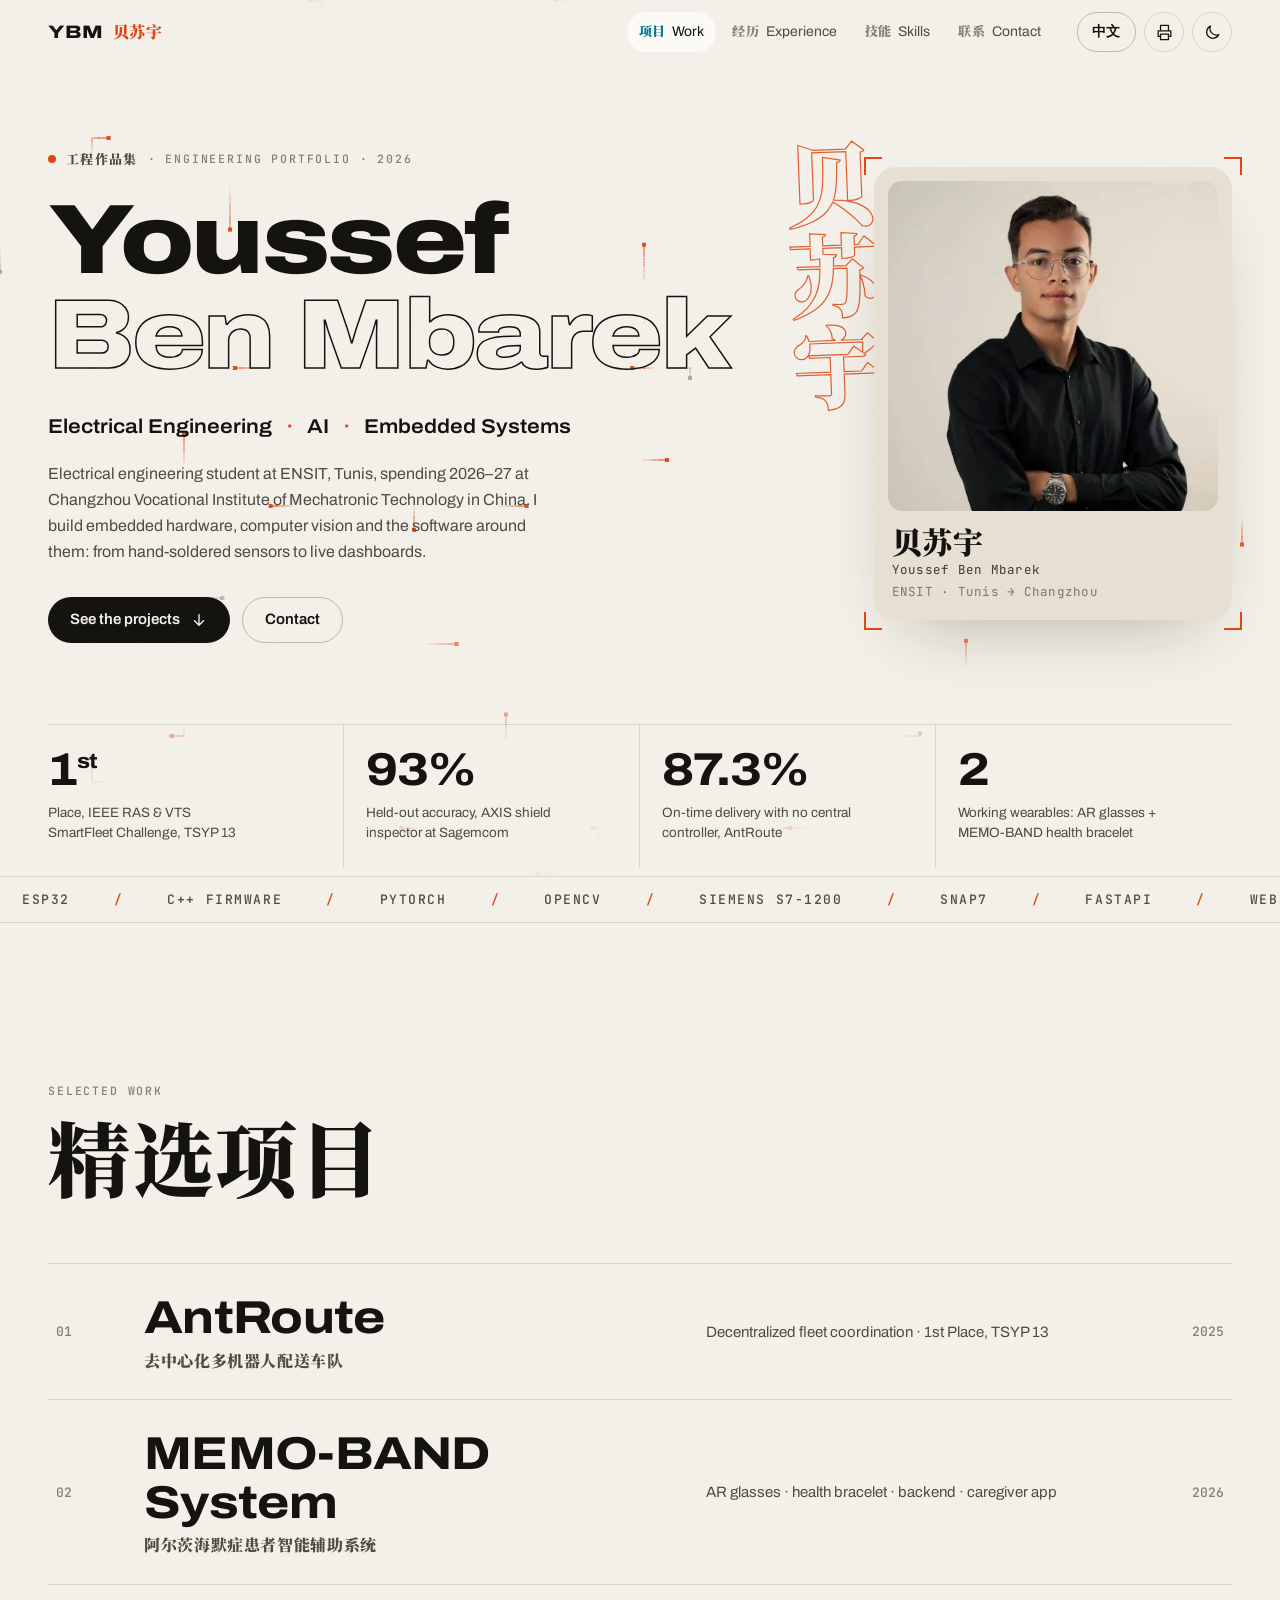
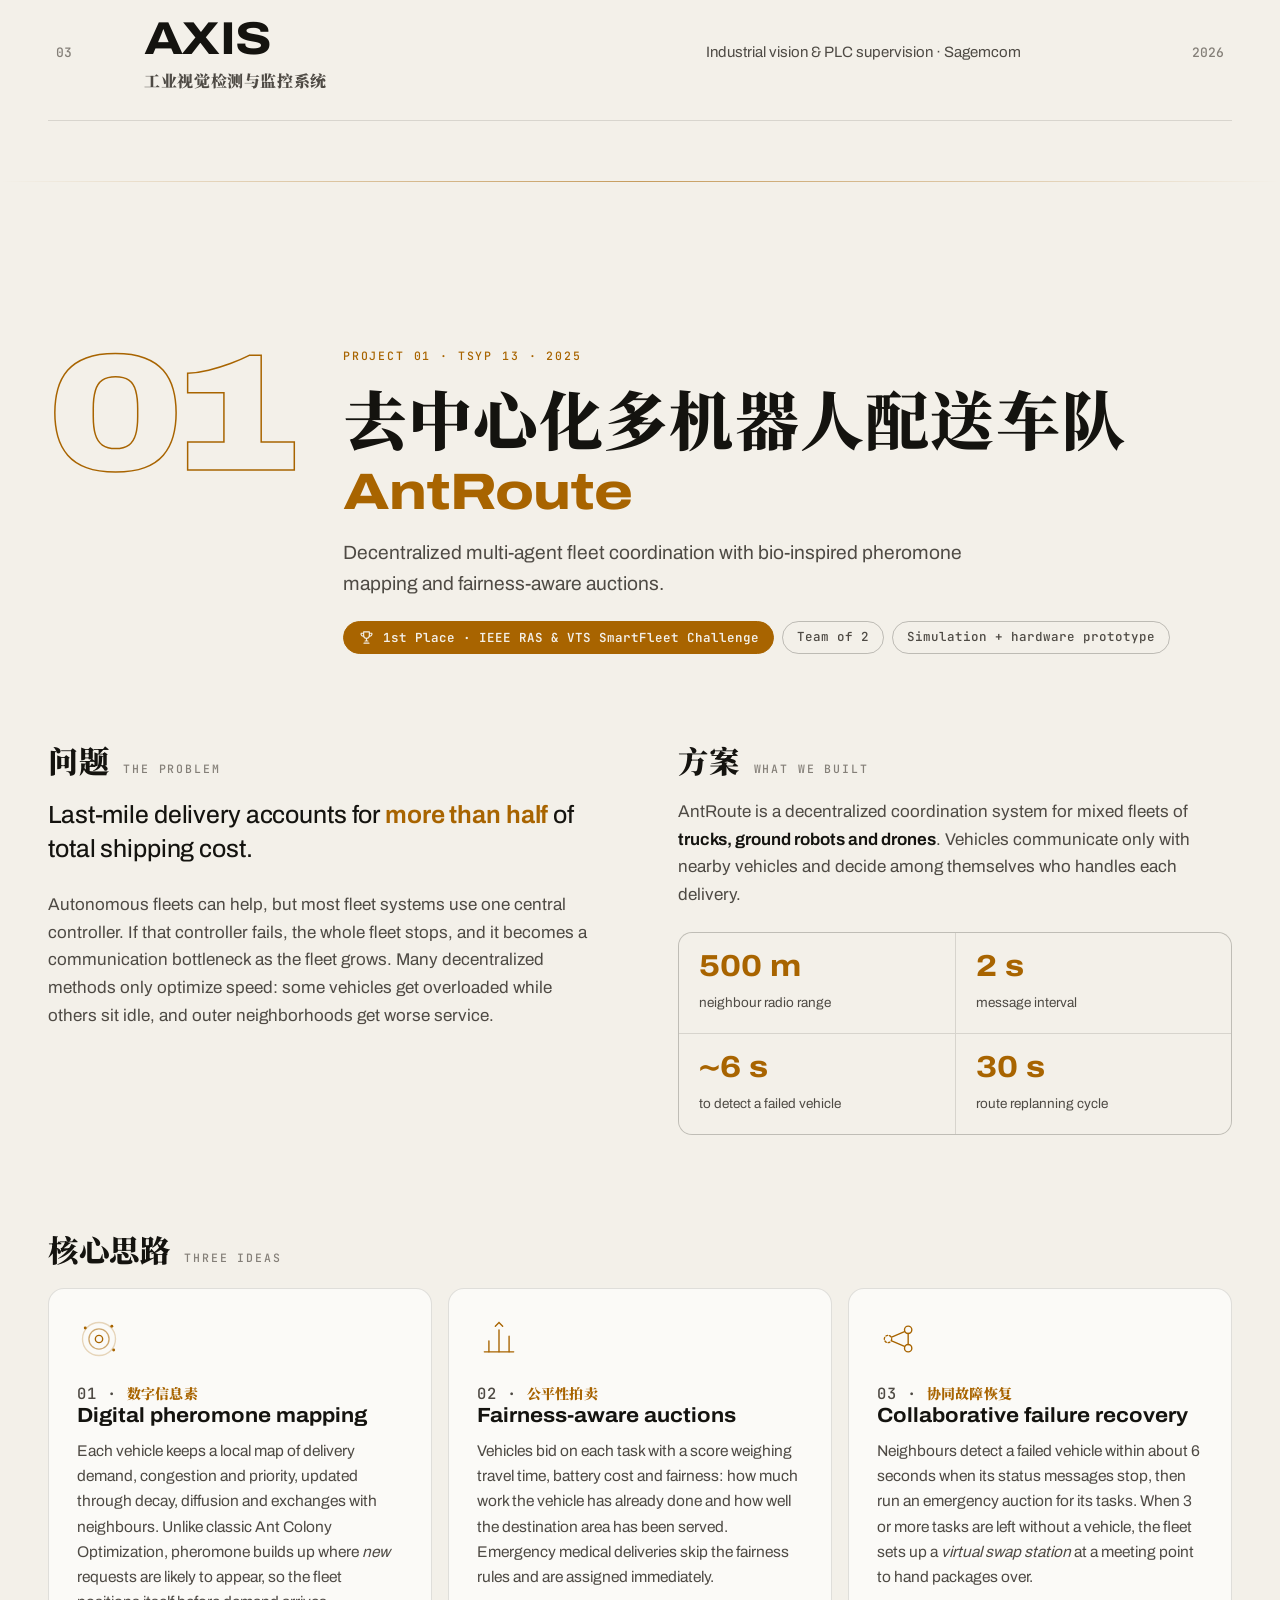
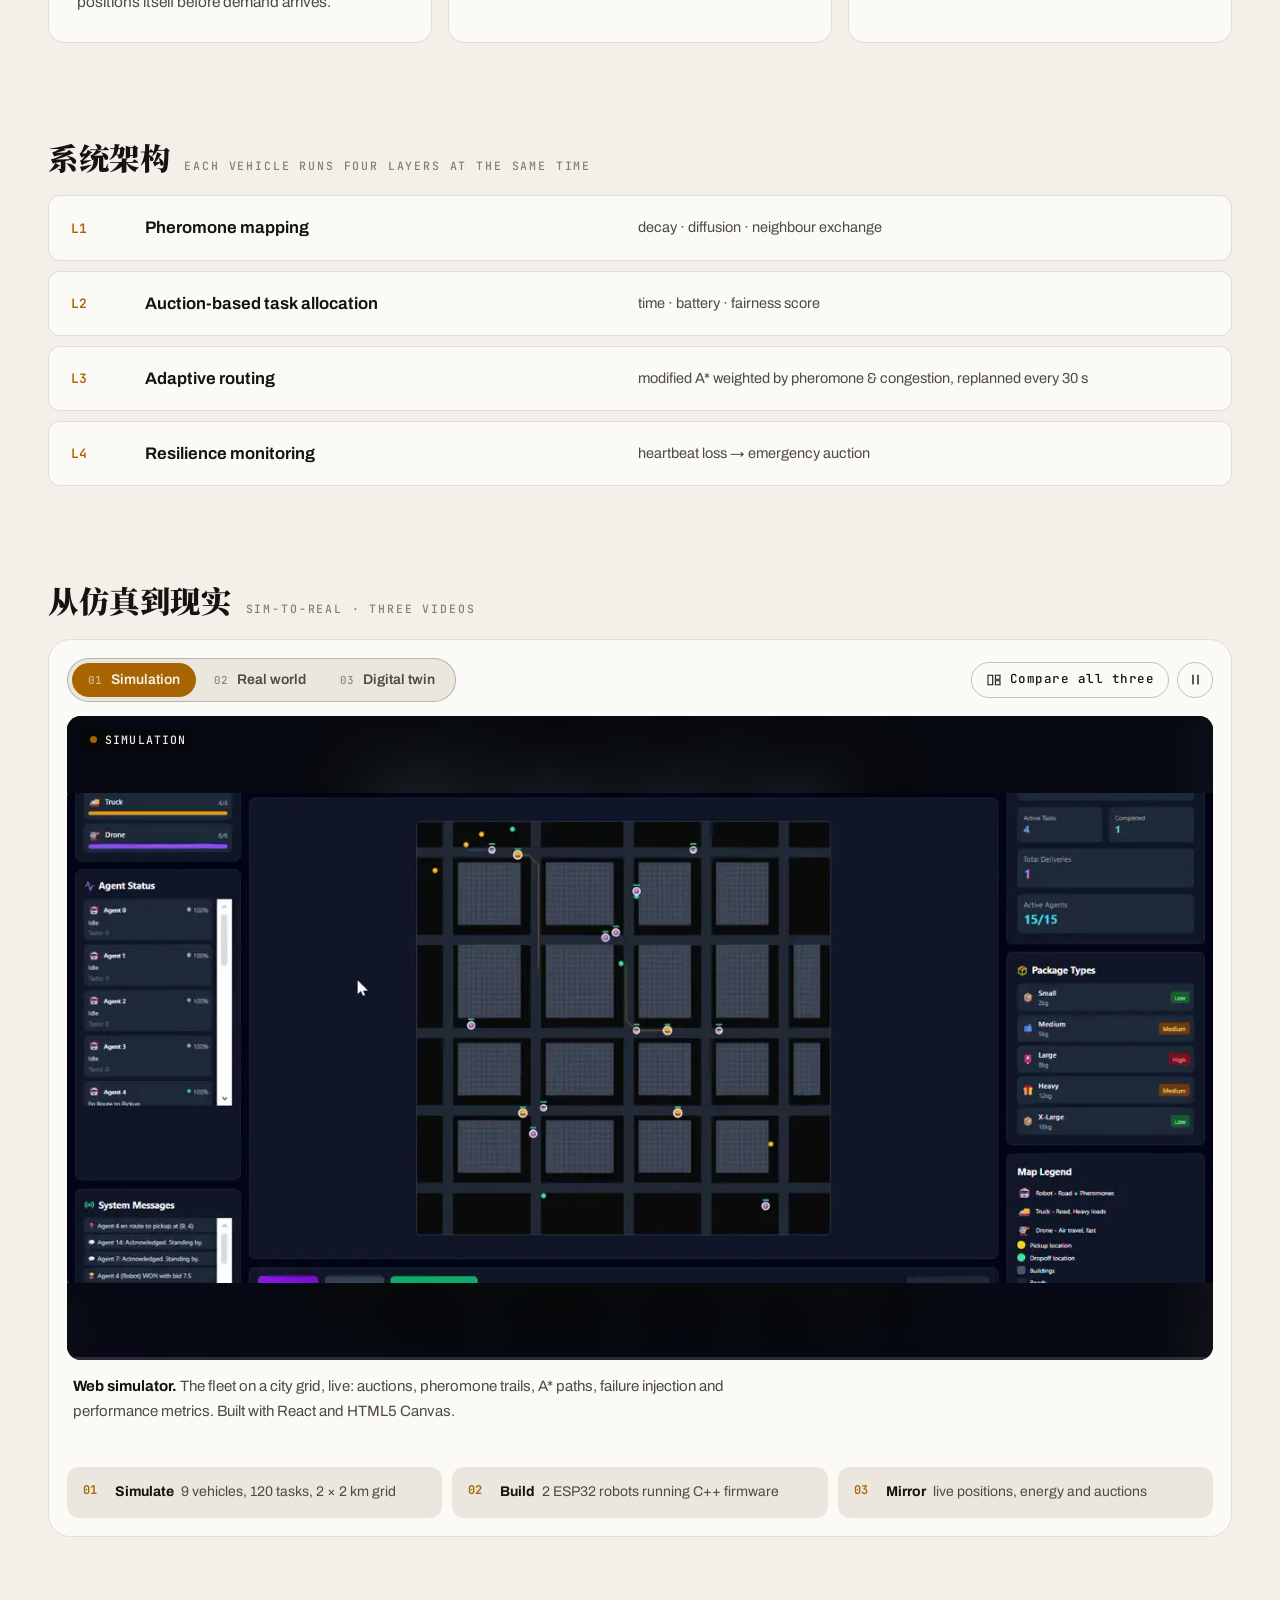
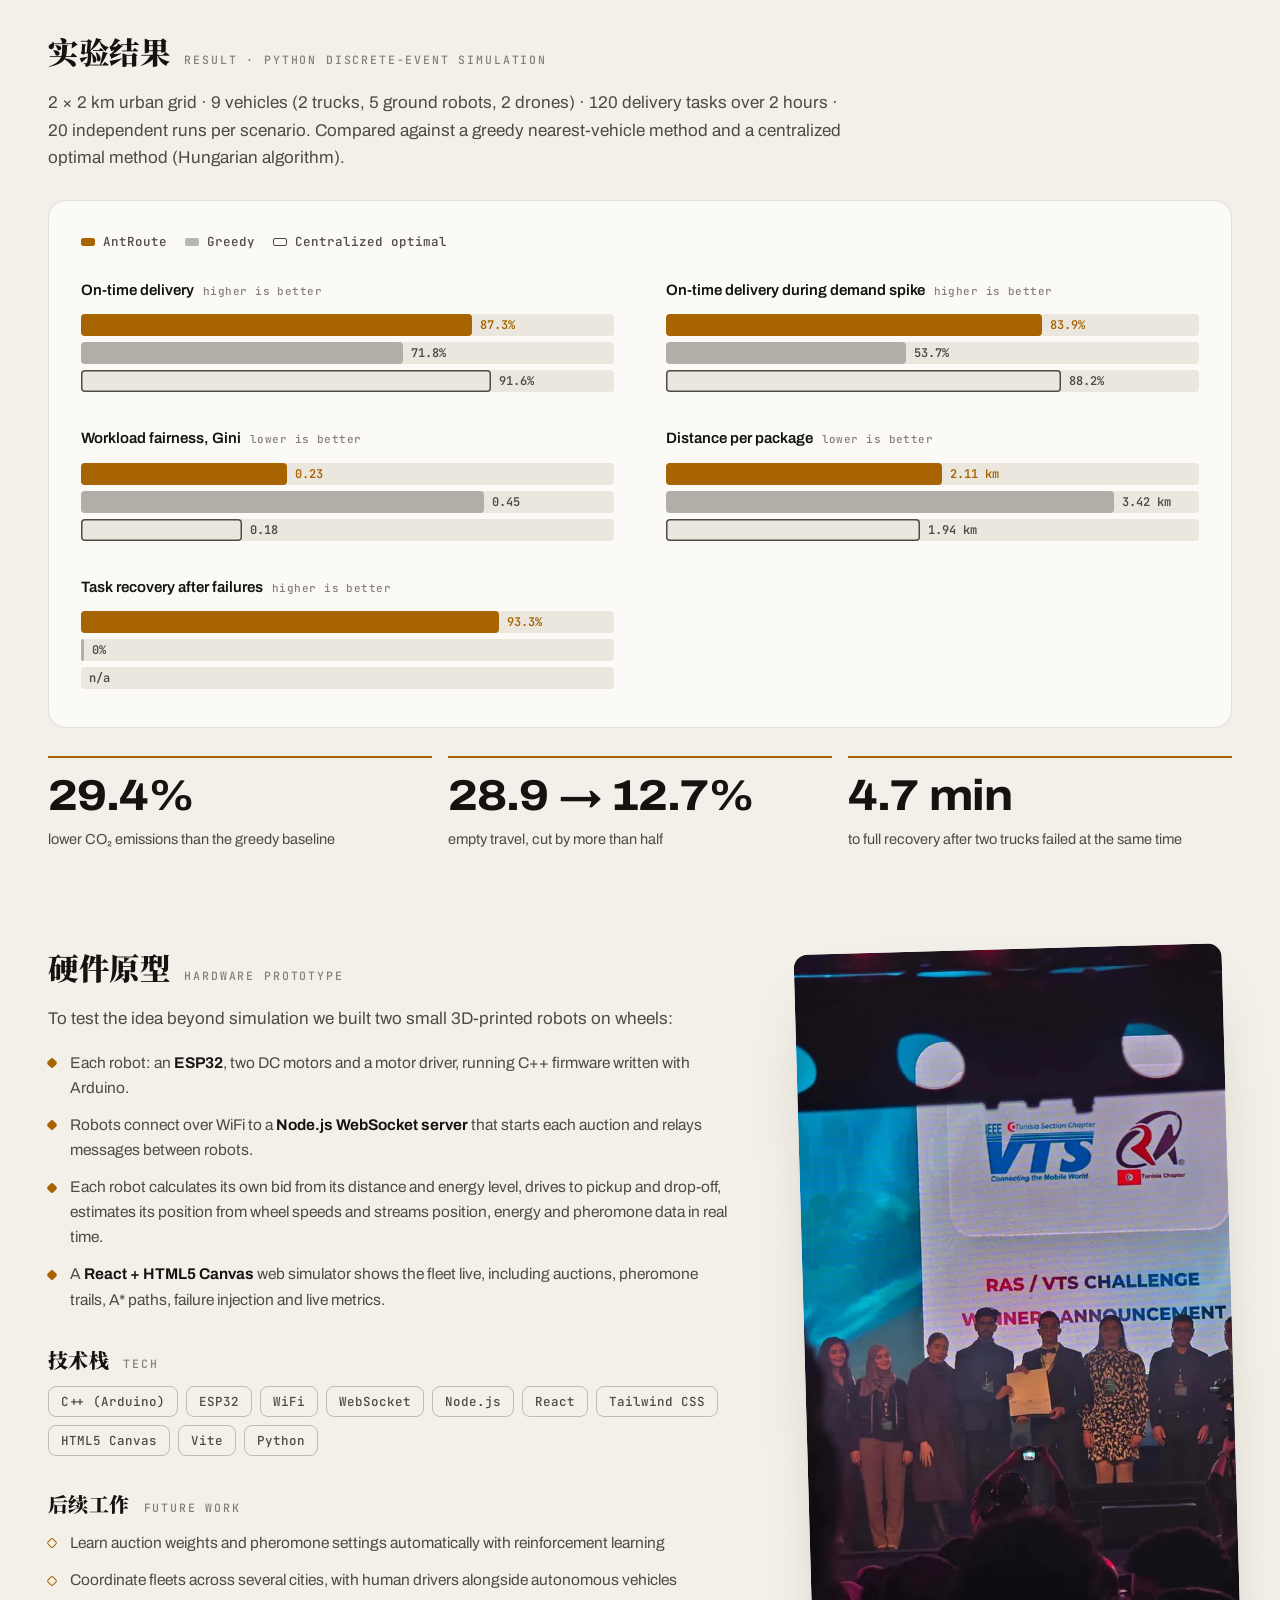
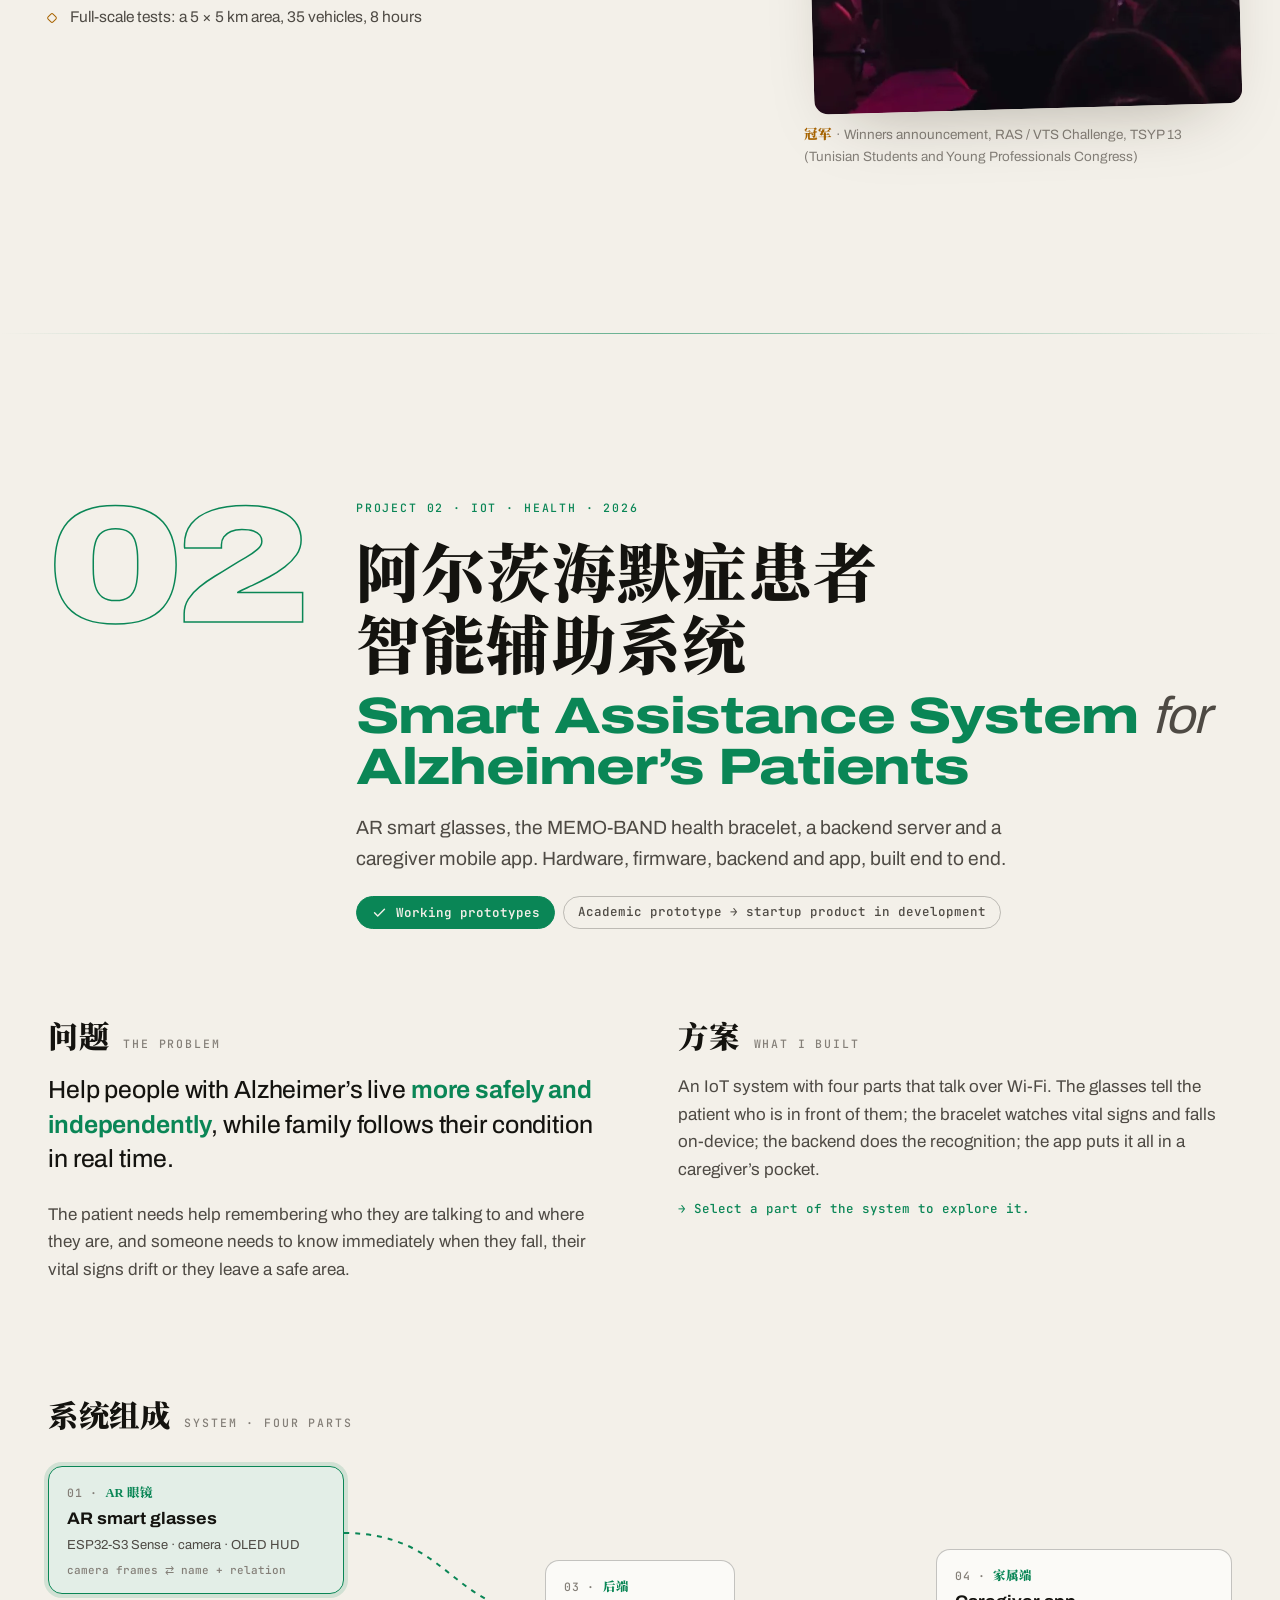
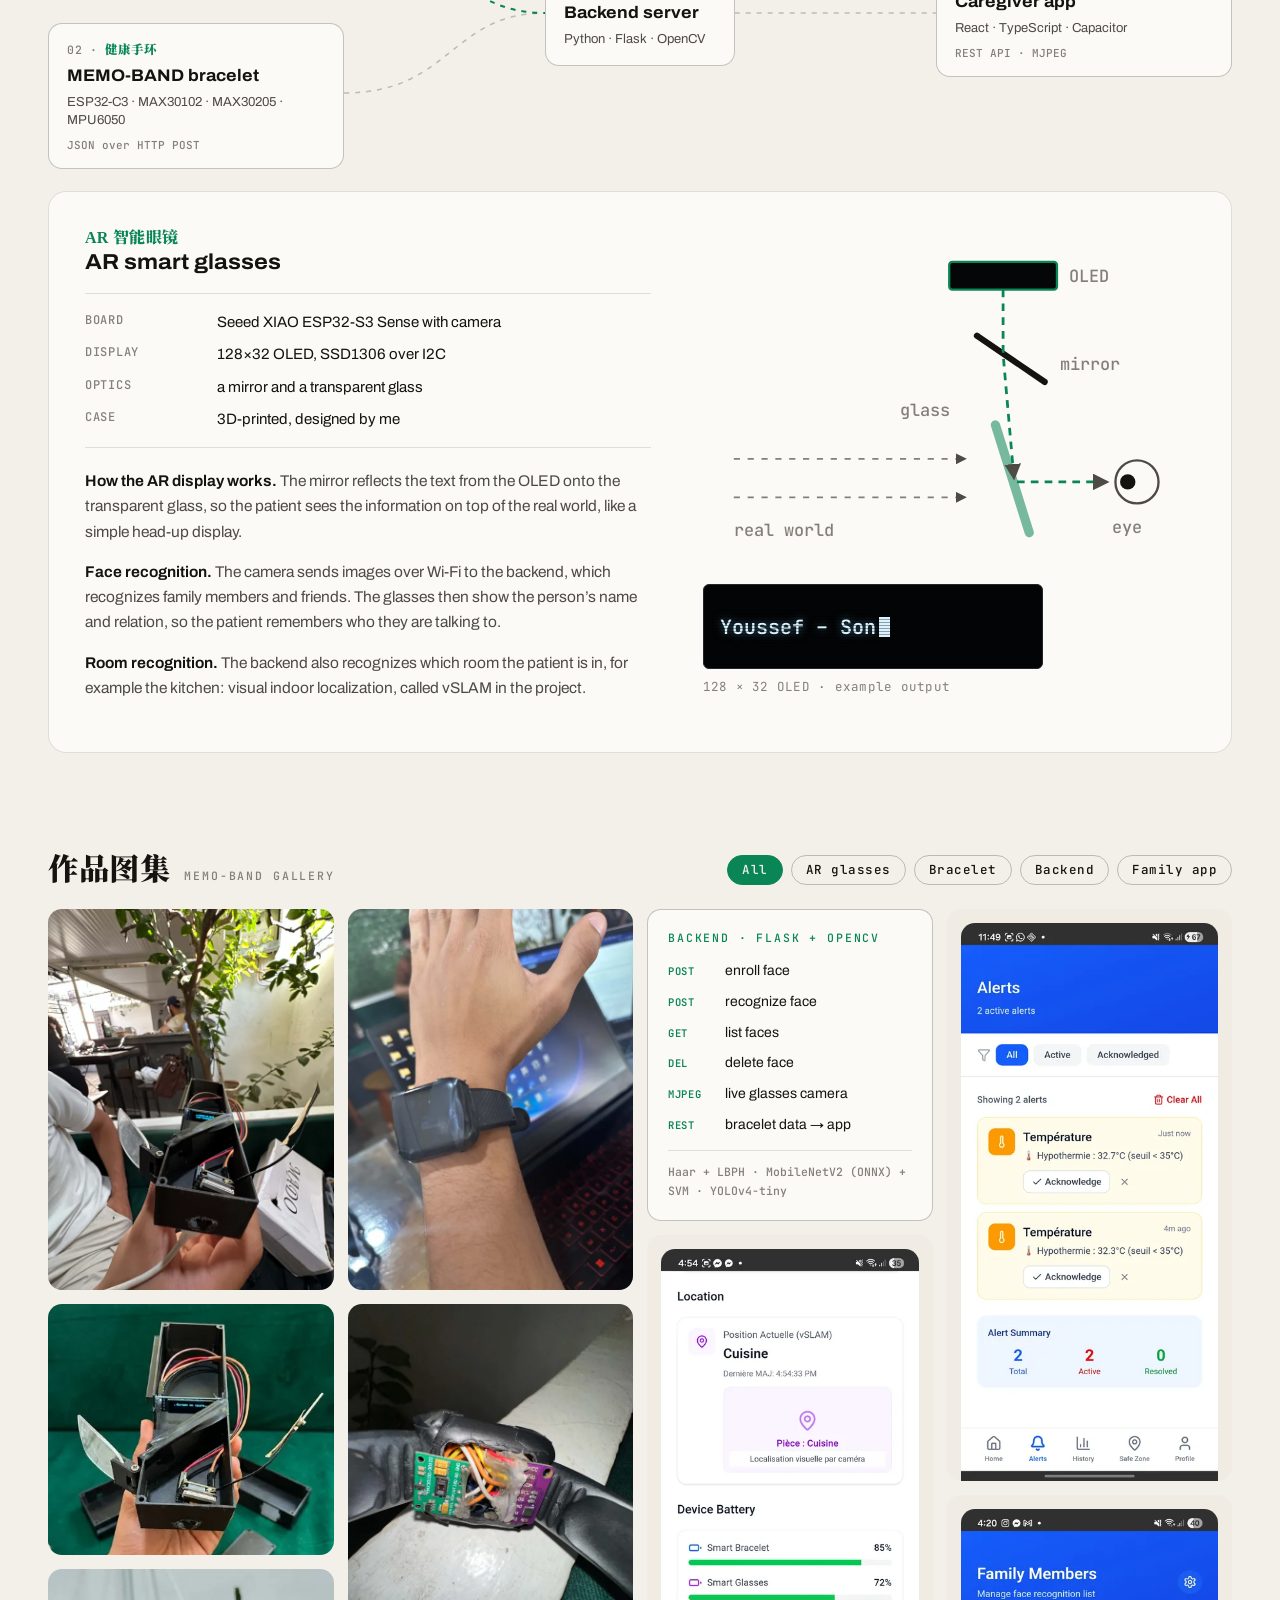
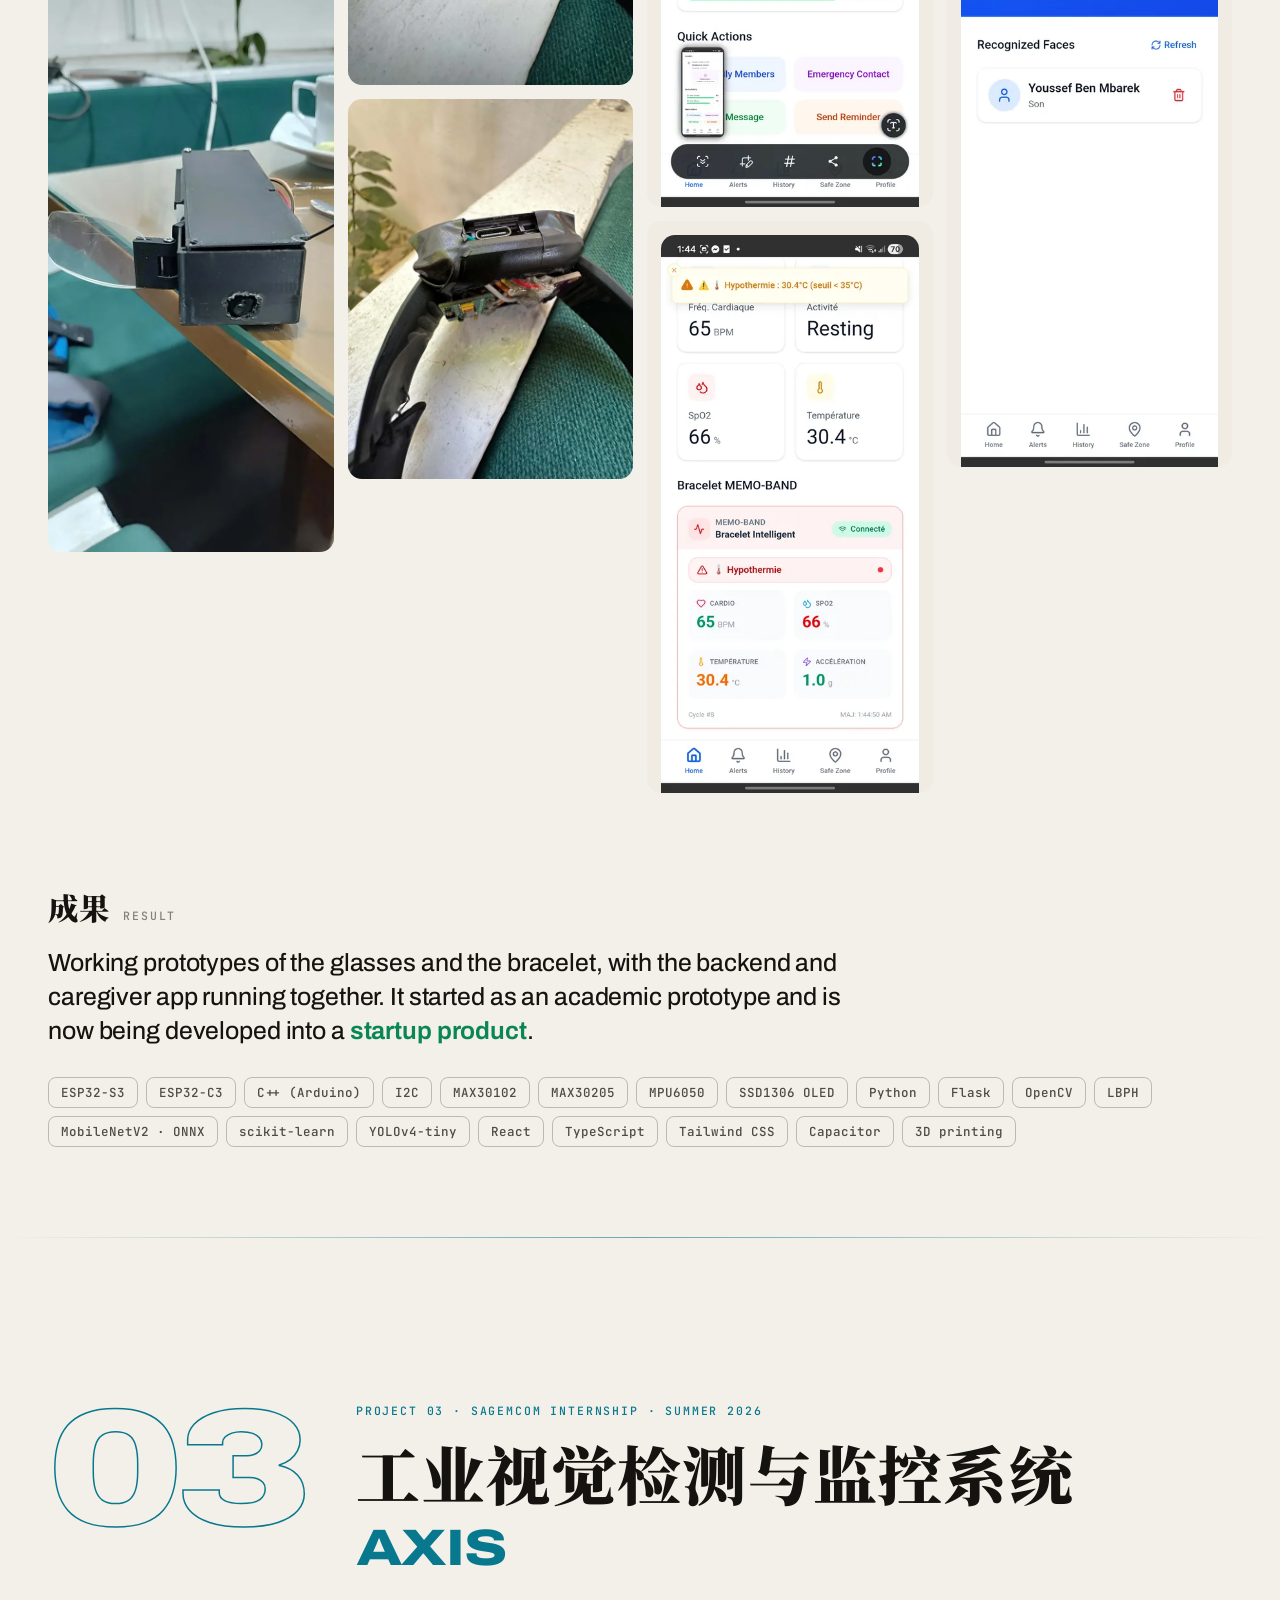
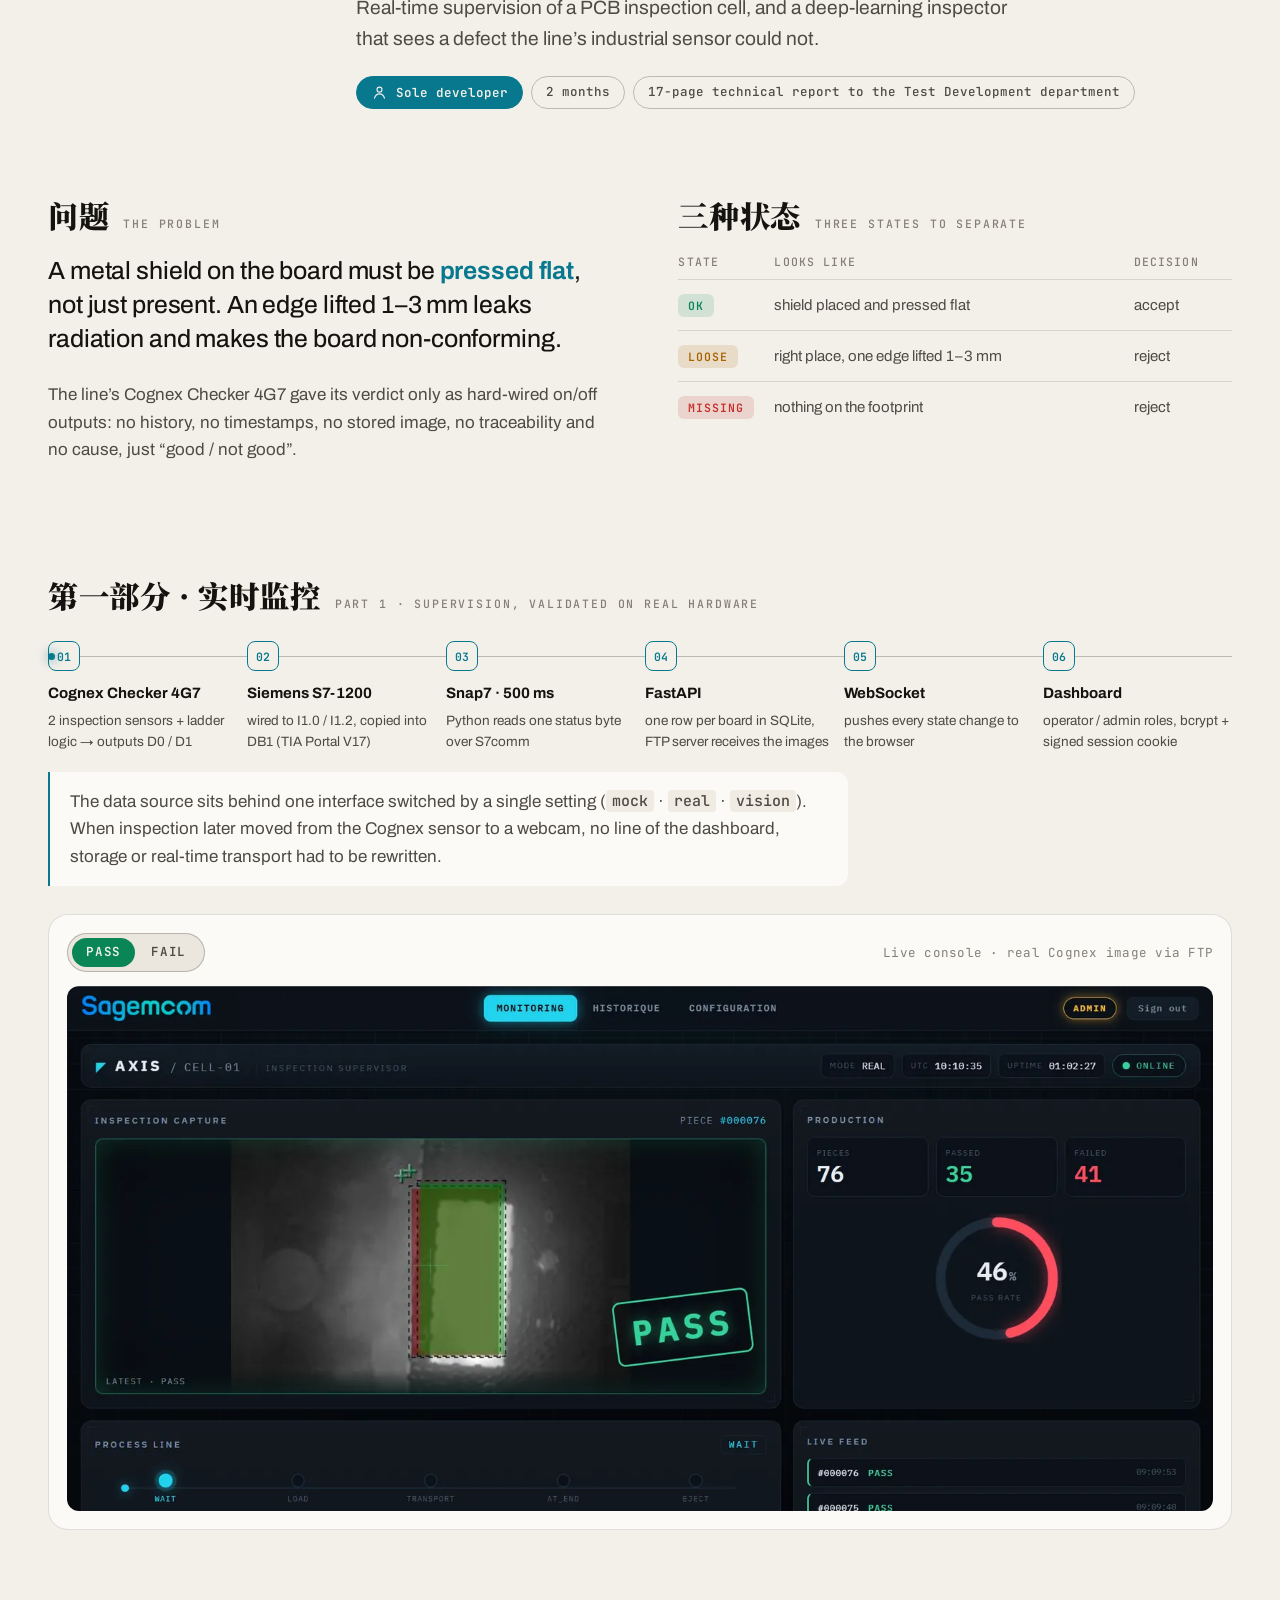
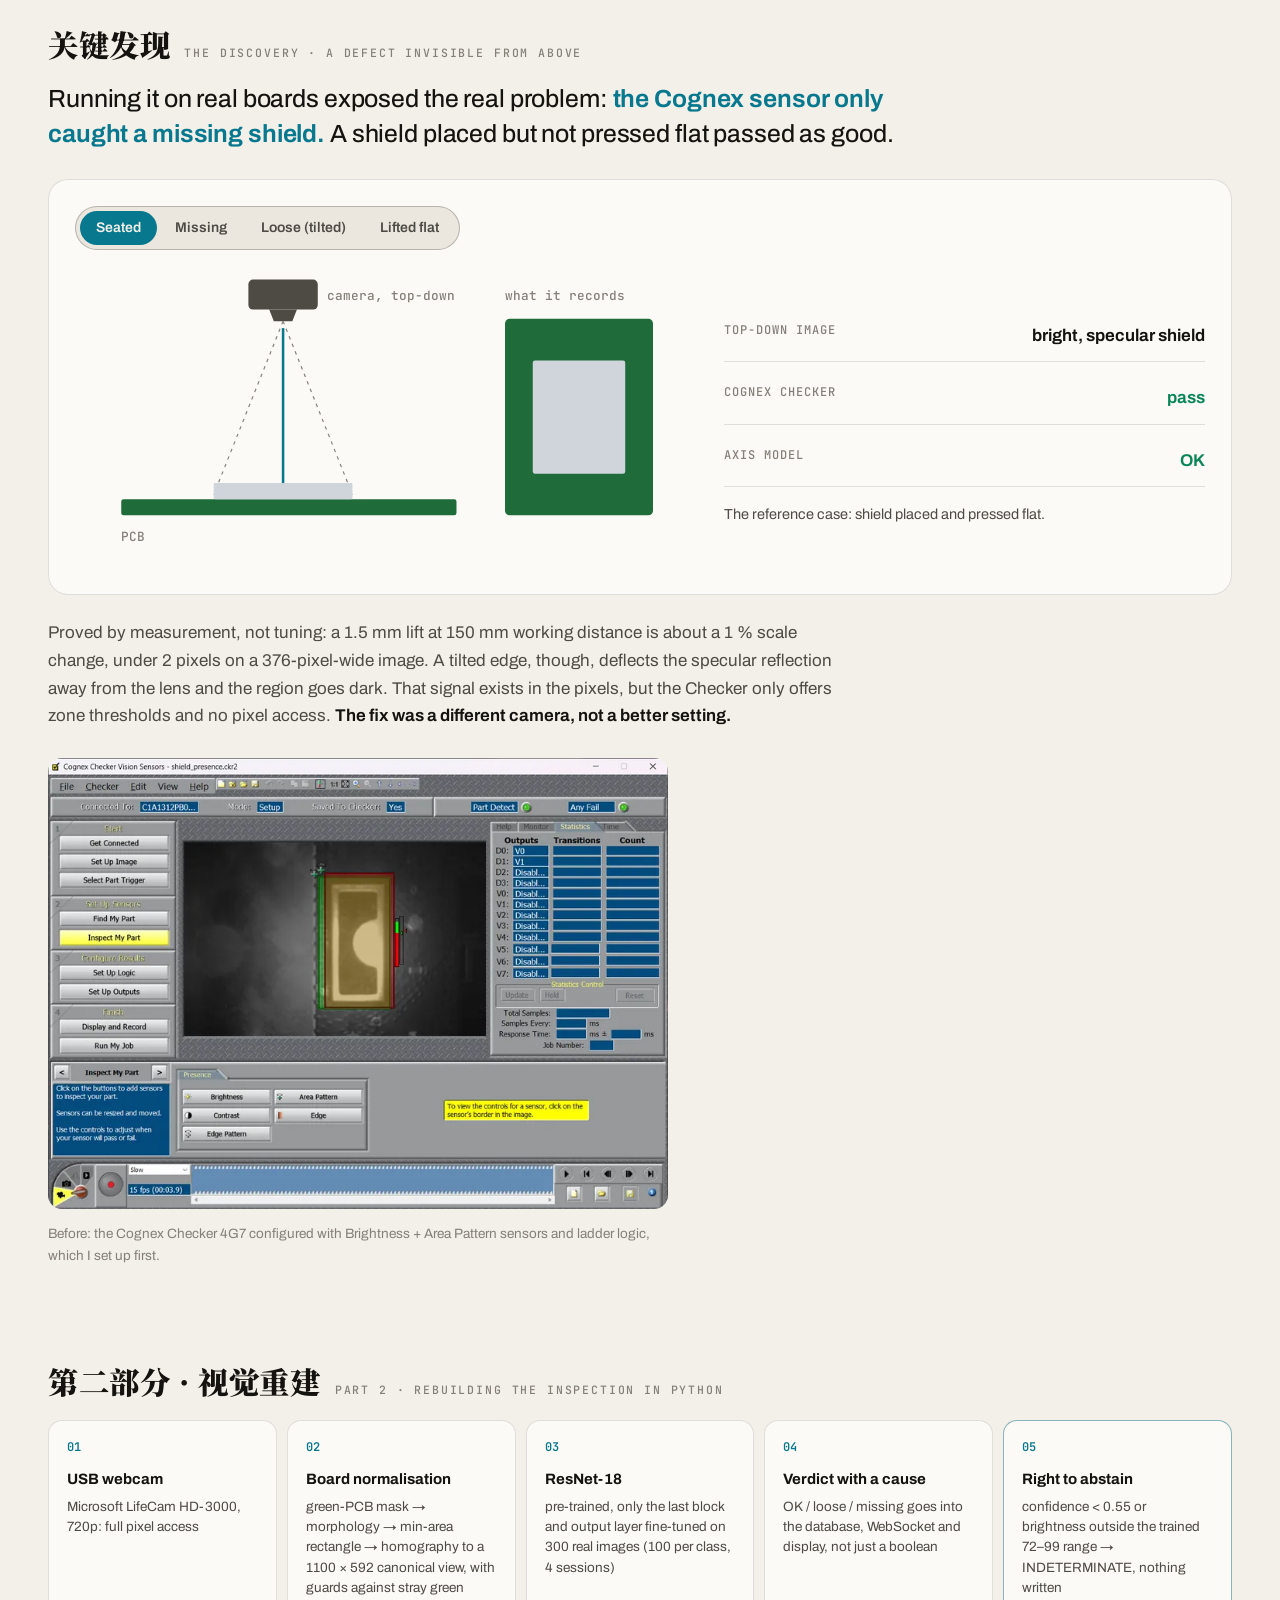
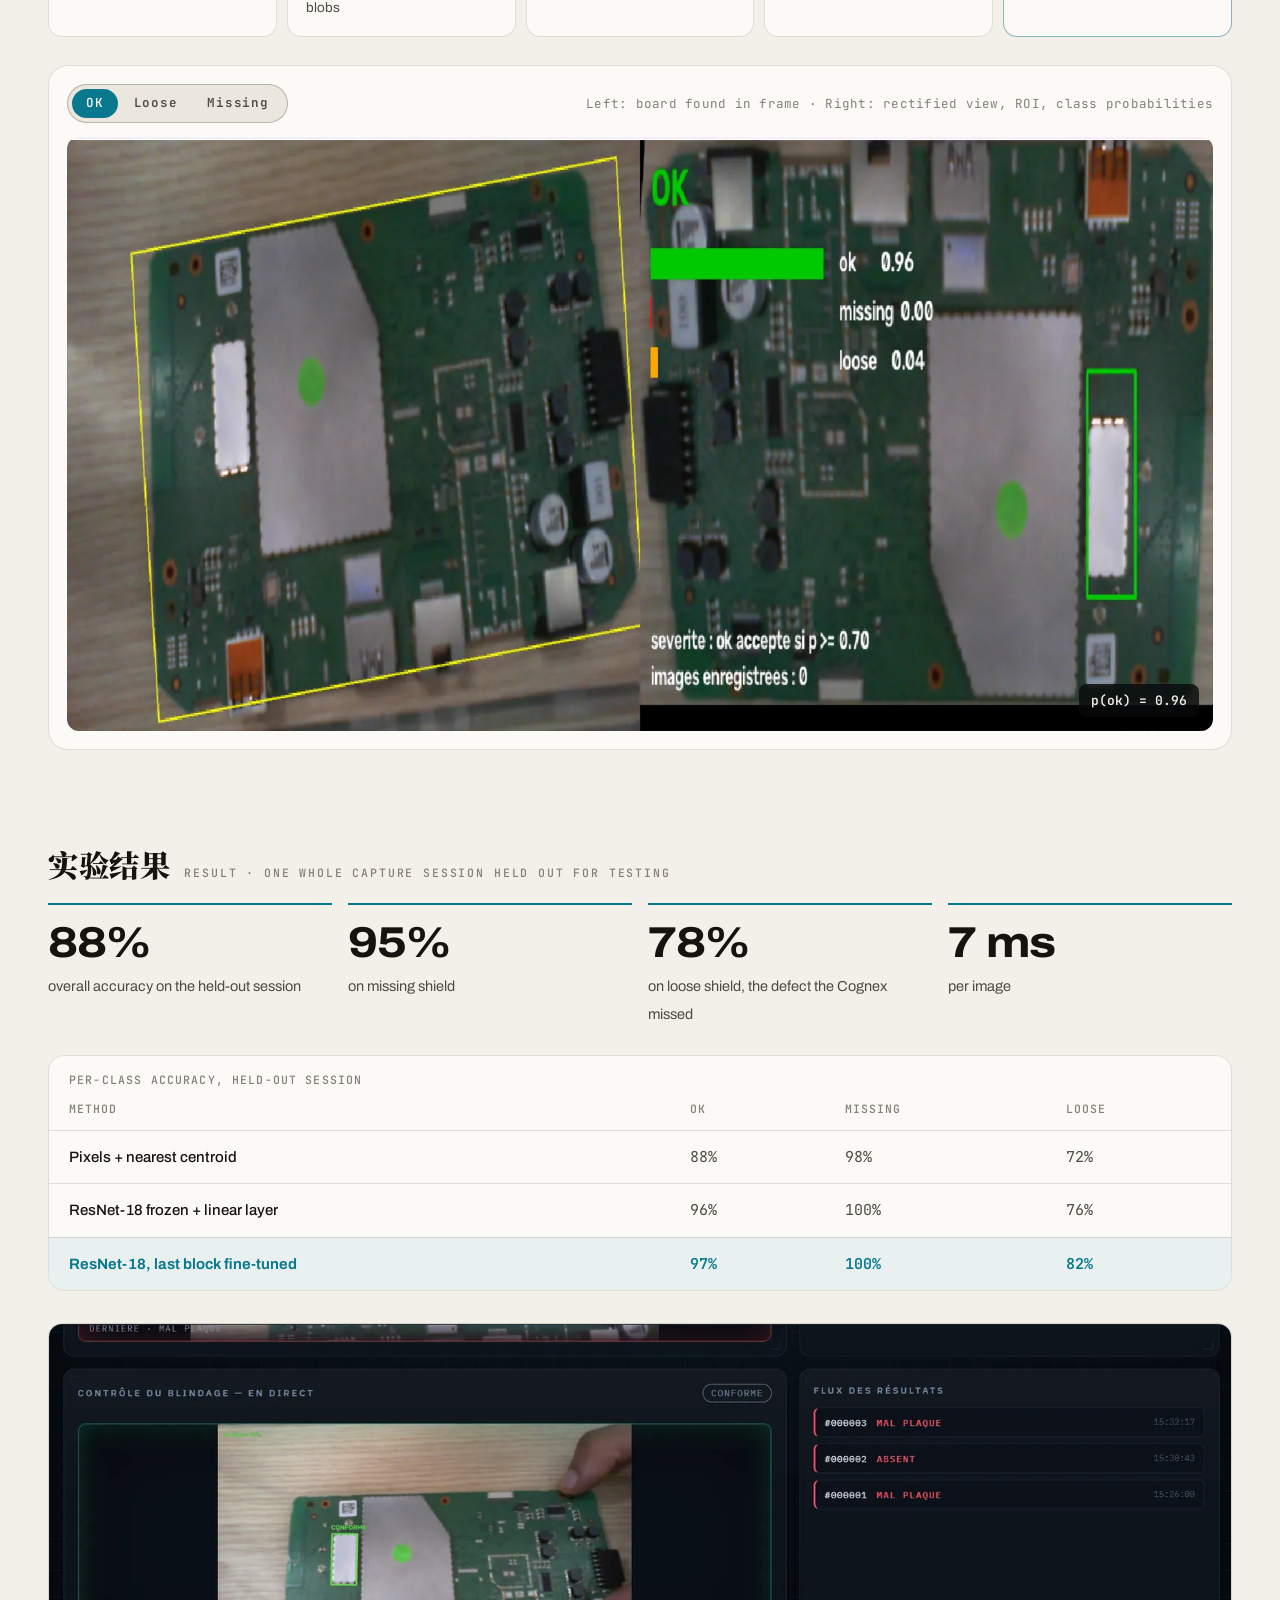
<file: index.html>
<!doctype html>
<html lang="en" class="no-js">
<head>
<meta charset="utf-8">
<meta name="viewport" content="width=device-width, initial-scale=1, viewport-fit=cover">
<title>Youssef Ben Mbarek · 贝苏宇 — Engineering Portfolio</title>
<meta name="description" content="Engineering portfolio of Youssef Ben Mbarek (贝苏宇): Electrical Engineering, AI and Embedded Systems. AntRoute, a smart assistance system for Alzheimer's patients, and AXIS industrial vision.">
<meta name="theme-color" content="#0b0c0e" media="(prefers-color-scheme: dark)">
<meta name="theme-color" content="#f3f0e9" media="(prefers-color-scheme: light)">
<meta property="og:title" content="Youssef Ben Mbarek · 贝苏宇 — Engineering Portfolio">
<meta property="og:description" content="Electrical Engineering · AI · Embedded Systems">
<meta property="og:image" content="assets/img/podium-600.webp">
<link rel="icon" href="favicon.svg" type="image/svg+xml">
<link rel="alternate" hreflang="en" href="https://youssefbmk.github.io/">
<link rel="alternate" hreflang="zh-CN" href="https://youssefbmk.github.io/zh/">
<link rel="preload" href="assets/fonts/archivo.woff2" as="font" type="font/woff2" crossorigin>
<link rel="preload" href="assets/fonts/notoserifsc-sub.woff2" as="font" type="font/woff2" crossorigin>
<script>
  (function () {
    var d = document.documentElement, t = null, l = null;
    try { l = localStorage.getItem('lang'); } catch (e) {}
    if (l === 'zh' || (!l && /^zh/i.test(navigator.language || ''))) { location.replace('zh/' + location.hash); return; }
    d.classList.remove('no-js'); d.classList.add('js');
    try { t = localStorage.getItem('theme'); } catch (e) {}
    if (t !== 'light' && t !== 'dark') t = matchMedia('(prefers-color-scheme: light)').matches ? 'light' : 'dark';
    d.setAttribute('data-theme', t);
  })();
</script>
<link rel="stylesheet" href="assets/css/main.css">
</head>
<body>
<a class="skip" href="#work">Skip to projects</a>

<!-- ============ NAV ============ -->
<header class="nav" id="top">
  <div class="nav__inner">
    <a class="nav__brand" href="#top" aria-label="Back to top">
      <span class="nav__mark">YBM</span><span class="nav__cn zh">贝苏宇</span>
    </a>
    <nav class="nav__links" aria-label="Sections">
      <a href="#work"><span class="zh">项目</span> Work</a>
      <a href="#experience"><span class="zh">经历</span> Experience</a>
      <a href="#skills"><span class="zh">技能</span> Skills</a>
      <a href="#contact"><span class="zh">联系</span> Contact</a>
    </nav>
    <div class="nav__tools">
      <a class="lang-btn" href="zh/" hreflang="zh-CN" lang="zh-CN" data-lang="zh" title="切换到中文">中文</a>
      <button class="icon-btn" id="printBtn" type="button" aria-label="Save as PDF" title="Save as PDF">
        <svg viewBox="0 0 24 24" aria-hidden="true"><path d="M7 9V3h10v6M7 17H4v-7h16v7h-3M7 14h10v7H7z" fill="none" stroke="currentColor" stroke-width="1.6" stroke-linejoin="round"/></svg>
      </button>
      <button class="icon-btn theme-btn" id="themeBtn" type="button" aria-label="Toggle dark / light theme" title="Toggle theme">
        <svg class="i-sun" viewBox="0 0 24 24" aria-hidden="true"><circle cx="12" cy="12" r="4.2" fill="none" stroke="currentColor" stroke-width="1.6"/><path d="M12 2v2.5M12 19.5V22M2 12h2.5M19.5 12H22M4.9 4.9l1.8 1.8M17.3 17.3l1.8 1.8M4.9 19.1l1.8-1.8M17.3 6.7l1.8-1.8" stroke="currentColor" stroke-width="1.6" stroke-linecap="round"/></svg>
        <svg class="i-moon" viewBox="0 0 24 24" aria-hidden="true"><path d="M20 14.5A8 8 0 0 1 9.5 4a8 8 0 1 0 10.5 10.5z" fill="none" stroke="currentColor" stroke-width="1.6" stroke-linejoin="round"/></svg>
      </button>
    </div>
  </div>
  <div class="nav__progress" aria-hidden="true"><span id="progress"></span></div>
</header>

<main>
<!-- ============ HERO ============ -->
<section class="hero" aria-label="Introduction">
  <canvas class="hero__field" id="field" aria-hidden="true"></canvas>
  <div class="wrap hero__grid">
    <div class="hero__text">
      <p class="kicker hero__kicker reveal"><span class="dot"></span><span class="zh">工程作品集</span> · Engineering Portfolio · 2026</p>
      <h1 class="hero__name" aria-label="Youssef Ben Mbarek">
        <span class="line"><span class="word">Youssef</span></span>
        <span class="line"><span class="word">Ben&nbsp;Mbarek</span></span>
      </h1>
      <p class="hero__disciplines reveal">
        <span>Electrical Engineering</span><i>·</i><span>AI</span><i>·</i><span>Embedded Systems</span>
      </p>
      <p class="hero__lede reveal">
        Electrical engineering student at ENSIT, Tunis, spending 2026–27 at Changzhou Vocational Institute of Mechatronic Technology in China.
        I build embedded hardware, computer vision and the software around them: from hand-soldered sensors to live dashboards.
      </p>
      <div class="hero__cta reveal">
        <a class="btn btn--solid" href="#work">See the projects
          <svg viewBox="0 0 24 24" aria-hidden="true"><path d="M12 5v14M6 13l6 6 6-6" fill="none" stroke="currentColor" stroke-width="1.8" stroke-linecap="round" stroke-linejoin="round"/></svg>
        </a>
        <a class="btn btn--ghost" href="#contact">Contact</a>
      </div>
    </div>

    <figure class="badge reveal" aria-label="Portrait of Youssef Ben Mbarek">
      <div class="badge__ticks" aria-hidden="true"><i></i><i></i><i></i><i></i></div>
      <div class="badge__photo">
        <img src="assets/img/portrait-448.webp" width="448" height="448" alt="Youssef Ben Mbarek" fetchpriority="high">
      </div>
      <figcaption class="badge__meta">
        <span class="badge__cn zh">贝苏宇</span>
        <span class="mono">Youssef Ben Mbarek</span>
        <span class="mono dim">ENSIT · Tunis → Changzhou</span>
      </figcaption>
      <span class="badge__vertical zh" aria-hidden="true">贝苏宇</span>
    </figure>
  </div>

  <div class="wrap">
    <ul class="hero__stats">
      <li class="reveal">
        <span class="stat__value">1<sup>st</sup></span>
        <span class="stat__label">Place, IEEE RAS &amp; VTS SmartFleet Challenge, TSYP 13</span>
      </li>
      <li class="reveal">
        <span class="stat__value"><span data-count="93">93</span>%</span>
        <span class="stat__label">Held-out accuracy, AXIS shield inspector at Sagemcom</span>
      </li>
      <li class="reveal">
        <span class="stat__value"><span data-count="87.3" data-decimals="1">87.3</span>%</span>
        <span class="stat__label">On-time delivery with no central controller, AntRoute</span>
      </li>
      <li class="reveal">
        <span class="stat__value">2</span>
        <span class="stat__label">Working wearables: AR glasses + MEMO-BAND health bracelet</span>
      </li>
    </ul>
  </div>
  <div class="marquee" aria-hidden="true">
    <div class="marquee__track">
      <span>ESP32</span><span>C++ firmware</span><span>PyTorch</span><span>OpenCV</span><span>Siemens S7-1200</span><span>Snap7</span><span>FastAPI</span><span>WebSockets</span><span>React</span><span>Node.js</span><span>I2C sensors</span><span>ResNet-18</span><span>MobileNetV2</span><span>TIA Portal</span><span>Capacitor</span><span>3D printing</span>
      <span>ESP32</span><span>C++ firmware</span><span>PyTorch</span><span>OpenCV</span><span>Siemens S7-1200</span><span>Snap7</span><span>FastAPI</span><span>WebSockets</span><span>React</span><span>Node.js</span><span>I2C sensors</span><span>ResNet-18</span><span>MobileNetV2</span><span>TIA Portal</span><span>Capacitor</span><span>3D printing</span>
    </div>
  </div>
</section>

<!-- ============ PROJECT INDEX ============ -->
<section class="index" id="work" aria-labelledby="work-title">
  <div class="wrap">
    <header class="sec-head reveal">
      <p class="kicker">Selected work</p>
      <h2 class="sec-title zh" id="work-title">精选项目</h2>
    </header>
    <ol class="index__list">
      <li class="reveal" style="--pa: var(--c-amber)">
        <a href="#antroute" data-preview="assets/img/podium-600.webp">
          <span class="index__num">01</span>
          <span class="index__name">AntRoute<small class="zh">去中心化多机器人配送车队</small></span>
          <span class="index__desc">Decentralized fleet coordination · 1st Place, TSYP 13</span>
          <span class="index__year">2025</span>
        </a>
      </li>
      <li class="reveal" style="--pa: var(--c-green)">
        <a href="#memo" data-preview="assets/img/glasses-hand-600.webp">
          <span class="index__num">02</span>
          <span class="index__name">MEMO-BAND System<small class="zh">阿尔茨海默症患者智能辅助系统</small></span>
          <span class="index__desc">AR glasses · health bracelet · backend · caregiver app</span>
          <span class="index__year">2026</span>
        </a>
      </li>
      <li class="reveal" style="--pa: var(--c-cyan)">
        <a href="#axis" data-preview="assets/img/axis-loose-800.webp">
          <span class="index__num">03</span>
          <span class="index__name">AXIS<small class="zh">工业视觉检测与监控系统</small></span>
          <span class="index__desc">Industrial vision &amp; PLC supervision · Sagemcom</span>
          <span class="index__year">2026</span>
        </a>
      </li>
    </ol>
  </div>
  <div class="index__preview" aria-hidden="true"><img alt="" id="indexPreview"></div>
</section>

<!-- ============ PROJECT 01 · ANTROUTE ============ -->
<article class="project" id="antroute" style="--pa: var(--c-amber); --pa-soft: var(--c-amber-soft)" aria-labelledby="ar-title">
  <div class="wrap">
    <header class="p-head">
      <div class="p-head__num reveal" aria-hidden="true">01</div>
      <div class="p-head__titles">
        <p class="kicker reveal">Project 01 · TSYP 13 · 2025</p>
        <h2 class="p-title zh reveal" id="ar-title"><span class="nw">去中心化多机器人</span><span class="nw">配送车队</span></h2>
        <p class="p-name reveal">AntRoute</p>
        <p class="p-sub reveal">Decentralized multi-agent fleet coordination with bio-inspired pheromone mapping and fairness-aware auctions.</p>
        <ul class="meta reveal">
          <li class="award">
            <svg viewBox="0 0 24 24" aria-hidden="true"><path d="M8 4h8v5a4 4 0 0 1-8 0zM8 6H4.5a3 3 0 0 0 3.6 4M16 6h3.5a3 3 0 0 1-3.6 4M12 13v4M8.5 20h7M10 17h4" fill="none" stroke="currentColor" stroke-width="1.6" stroke-linecap="round" stroke-linejoin="round"/></svg>
            1st Place · IEEE RAS &amp; VTS SmartFleet Challenge
          </li>
          <li>Team of 2</li>
          <li>Simulation + hardware prototype</li>
        </ul>
      </div>
    </header>

    <div class="p-grid">
      <section class="block reveal" aria-labelledby="ar-problem">
        <h3 class="block__title" id="ar-problem"><span class="zh">问题</span><span class="kicker">The problem</span></h3>
        <p class="big">Last-mile delivery accounts for <strong>more than half</strong> of total shipping cost.</p>
        <p>Autonomous fleets can help, but most fleet systems use one central controller. If that controller fails, the whole fleet stops, and it becomes a communication bottleneck as the fleet grows. Many decentralized methods only optimize speed: some vehicles get overloaded while others sit idle, and outer neighborhoods get worse service.</p>
      </section>
      <section class="block reveal" aria-labelledby="ar-solution">
        <h3 class="block__title" id="ar-solution"><span class="zh">方案</span><span class="kicker">What we built</span></h3>
        <p>AntRoute is a decentralized coordination system for mixed fleets of <strong>trucks, ground robots and drones</strong>. Vehicles communicate only with nearby vehicles and decide among themselves who handles each delivery.</p>
        <ul class="specs">
          <li><b>500 m</b><span>neighbour radio range</span></li>
          <li><b>2 s</b><span>message interval</span></li>
          <li><b>~6 s</b><span>to detect a failed vehicle</span></li>
          <li><b>30 s</b><span>route replanning cycle</span></li>
        </ul>
      </section>
    </div>

    <!-- three ideas -->
    <section class="ideas" aria-labelledby="ar-ideas">
      <h3 class="block__title reveal" id="ar-ideas"><span class="zh">核心思路</span><span class="kicker">Three ideas</span></h3>
      <div class="ideas__grid">
        <div class="card glow reveal">
          <svg class="card__icon" viewBox="0 0 48 48" aria-hidden="true"><g fill="none" stroke="currentColor" stroke-width="1.5"><circle cx="24" cy="24" r="4"/><circle cx="24" cy="24" r="11" opacity=".55"/><circle cx="24" cy="24" r="18" opacity=".25"/></g><g fill="currentColor"><circle cx="9" cy="12" r="1.6"/><circle cx="38" cy="10" r="1.6"/><circle cx="40" cy="36" r="1.6"/></g></svg>
          <p class="card__k">01 · <span class="zh">数字信息素</span></p>
          <h4>Digital pheromone mapping</h4>
          <p>Each vehicle keeps a local map of delivery demand, congestion and priority, updated through decay, diffusion and exchanges with neighbours. Unlike classic Ant Colony Optimization, pheromone builds up where <em>new</em> requests are likely to appear, so the fleet positions itself before demand arrives.</p>
        </div>
        <div class="card glow reveal">
          <svg class="card__icon" viewBox="0 0 48 48" aria-hidden="true"><g fill="none" stroke="currentColor" stroke-width="1.5" stroke-linecap="round"><path d="M8 38h32"/><path d="M13 38V26M24 38V14M35 38V21"/><path d="M20 10l4-4 4 4" /></g></svg>
          <p class="card__k">02 · <span class="zh">公平性拍卖</span></p>
          <h4>Fairness-aware auctions</h4>
          <p>Vehicles bid on each task with a score weighing travel time, battery cost and fairness: how much work the vehicle has already done and how well the destination area has been served. Emergency medical deliveries skip the fairness rules and are assigned immediately.</p>
        </div>
        <div class="card glow reveal">
          <svg class="card__icon" viewBox="0 0 48 48" aria-hidden="true"><g fill="none" stroke="currentColor" stroke-width="1.5" stroke-linecap="round"><circle cx="12" cy="24" r="4" stroke-dasharray="2 2"/><circle cx="34" cy="14" r="4"/><circle cx="34" cy="34" r="4"/><path d="M16 22l14-6M16 26l14 6M34 18v12"/></g></svg>
          <p class="card__k">03 · <span class="zh">协同故障恢复</span></p>
          <h4>Collaborative failure recovery</h4>
          <p>Neighbours detect a failed vehicle within about 6 seconds when its status messages stop, then run an emergency auction for its tasks. When 3 or more tasks are left without a vehicle, the fleet sets up a <em>virtual swap station</em> at a meeting point to hand packages over.</p>
        </div>
      </div>
    </section>

    <!-- architecture -->
    <section class="arch reveal" aria-labelledby="ar-arch">
      <h3 class="block__title" id="ar-arch"><span class="zh">系统架构</span><span class="kicker">Each vehicle runs four layers at the same time</span></h3>
      <ol class="layers">
        <li><span class="layers__i">L1</span><span class="layers__n">Pheromone mapping</span><span class="layers__d">decay · diffusion · neighbour exchange</span></li>
        <li><span class="layers__i">L2</span><span class="layers__n">Auction-based task allocation</span><span class="layers__d">time · battery · fairness score</span></li>
        <li><span class="layers__i">L3</span><span class="layers__n">Adaptive routing</span><span class="layers__d">modified A* weighted by pheromone &amp; congestion, replanned every 30 s</span></li>
        <li><span class="layers__i">L4</span><span class="layers__n">Resilience monitoring</span><span class="layers__d">heartbeat loss → emergency auction</span></li>
      </ol>
    </section>

    <!-- sim to real -->
    <section class="s2r-wrap" aria-labelledby="ar-s2r">
      <h3 class="block__title reveal" id="ar-s2r"><span class="zh">从仿真到现实</span><span class="kicker">Sim-to-real · three videos</span></h3>
      <div class="s2r reveal" id="s2r" data-mode="single" data-active="sim">
        <div class="s2r__bar">
          <div class="seg" role="tablist" aria-label="Choose a video">
            <span class="seg__thumb" aria-hidden="true"></span>
            <button role="tab" id="tab-sim" aria-controls="clip-sim" aria-selected="true" data-v="sim"><i>01</i> Simulation</button>
            <button role="tab" id="tab-real" aria-controls="clip-real" aria-selected="false" tabindex="-1" data-v="real"><i>02</i> Real world</button>
            <button role="tab" id="tab-twin" aria-controls="clip-twin" aria-selected="false" tabindex="-1" data-v="twin"><i>03</i> Digital twin</button>
          </div>
          <div class="s2r__tools">
            <button class="chip" id="s2rMode" type="button" aria-pressed="false">
              <svg viewBox="0 0 24 24" aria-hidden="true"><path d="M3 5h7v14H3zM14 5h7v6h-7zM14 13h7v6h-7z" fill="none" stroke="currentColor" stroke-width="1.6"/></svg>
              Compare all three
            </button>
            <button class="chip chip--icon" id="s2rPlay" type="button" aria-label="Pause videos">
              <svg class="i-pause" viewBox="0 0 24 24" aria-hidden="true"><path d="M8 5v14M16 5v14" stroke="currentColor" stroke-width="2.2" stroke-linecap="round"/></svg>
              <svg class="i-play" viewBox="0 0 24 24" aria-hidden="true"><path d="M7 4.5v15l12-7.5z" fill="currentColor"/></svg>
            </button>
          </div>
        </div>

        <div class="s2r__stage">
          <figure class="clip" id="clip-sim" role="tabpanel" aria-labelledby="tab-sim" data-v="sim">
            <div class="clip__media">
              <img class="clip__bg" src="assets/video/sim-poster.webp" alt="" aria-hidden="true" loading="lazy">
              <video muted loop playsinline preload="none" poster="assets/video/sim-poster.webp" width="1280" height="548" aria-label="Simulation demo of the AntRoute fleet">
                <source src="assets/video/sim.mp4" type="video/mp4">
              </video>
              <span class="clip__tag"><i></i>Simulation</span>
              <span class="clip__time" aria-hidden="true"><span></span></span>
            </div>
            <figcaption>
              <b>Web simulator.</b> The fleet on a city grid, live: auctions, pheromone trails, A* paths, failure injection and performance metrics. Built with React and HTML5 Canvas.
            </figcaption>
          </figure>
          <figure class="clip" id="clip-real" role="tabpanel" aria-labelledby="tab-real" data-v="real">
            <div class="clip__media clip__media--tall">
              <img class="clip__bg" src="assets/video/real-poster.webp" alt="" aria-hidden="true" loading="lazy">
              <video muted loop playsinline preload="none" poster="assets/video/real-poster.webp" width="540" height="960" aria-label="The two ESP32 robots working on the floor">
                <source src="assets/video/real.mp4" type="video/mp4">
              </video>
              <span class="clip__tag"><i></i>Real world</span>
              <span class="clip__time" aria-hidden="true"><span></span></span>
            </div>
            <figcaption>
              <b>The real robots.</b> Two ESP32 robots with two DC motors each. Each robot computes its own bid from distance and energy, wins tasks over WiFi, then drives to the pickup and drop-off points.
            </figcaption>
          </figure>
          <figure class="clip" id="clip-twin" role="tabpanel" aria-labelledby="tab-twin" data-v="twin">
            <div class="clip__media">
              <img class="clip__bg" src="assets/video/twin-poster.webp" alt="" aria-hidden="true" loading="lazy">
              <video muted loop playsinline preload="none" poster="assets/video/twin-poster.webp" width="1280" height="720" aria-label="Digital twin of the real two-robot setup">
                <source src="assets/video/twin.mp4" type="video/mp4">
              </video>
              <span class="clip__tag"><i></i>Digital twin</span>
              <span class="clip__time" aria-hidden="true"><span></span></span>
            </div>
            <figcaption>
              <b>Digital twin.</b> The real setup mirrored in software: each robot streams its wheel-odometry position, energy level and pheromone data through the Node.js WebSocket server, which starts each auction and relays messages between robots.
            </figcaption>
          </figure>
        </div>
        <ol class="s2r__flow" aria-label="From simulation to real world">
          <li><b>Simulate</b> 9 vehicles, 120 tasks, 2 × 2 km grid</li>
          <li><b>Build</b> 2 ESP32 robots running C++ firmware</li>
          <li><b>Mirror</b> live positions, energy and auctions</li>
        </ol>
      </div>
      <!-- print-only stills -->
      <div class="print-only print-stills">
        <img src="assets/video/sim-poster.webp" alt="Simulation still">
        <img src="assets/video/real-poster.webp" alt="Real robots still">
        <img src="assets/video/twin-poster.webp" alt="Digital twin still">
      </div>
    </section>

    <!-- results -->
    <section class="results" aria-labelledby="ar-results">
      <h3 class="block__title reveal" id="ar-results"><span class="zh">实验结果</span><span class="kicker">Result · Python discrete-event simulation</span></h3>
      <p class="results__setup reveal">2 × 2 km urban grid · 9 vehicles (2 trucks, 5 ground robots, 2 drones) · 120 delivery tasks over 2 hours · 20 independent runs per scenario. Compared against a greedy nearest-vehicle method and a centralized optimal method (Hungarian algorithm).</p>
      <div class="bars reveal" id="bars">
        <div class="bars__legend" aria-hidden="true">
          <span class="lg lg--a">AntRoute</span><span class="lg lg--g">Greedy</span><span class="lg lg--c">Centralized optimal</span>
        </div>
        <div class="metric" data-max="100">
          <p class="metric__name">On-time delivery <span>higher is better</span></p>
          <div class="bar bar--a" style="--v:87.3"><span>87.3%</span></div>
          <div class="bar bar--g" style="--v:71.8"><span>71.8%</span></div>
          <div class="bar bar--c" style="--v:91.6"><span>91.6%</span></div>
        </div>
        <div class="metric">
          <p class="metric__name">On-time delivery during demand spike <span>higher is better</span></p>
          <div class="bar bar--a" style="--v:83.9"><span>83.9%</span></div>
          <div class="bar bar--g" style="--v:53.7"><span>53.7%</span></div>
          <div class="bar bar--c" style="--v:88.2"><span>88.2%</span></div>
        </div>
        <div class="metric">
          <p class="metric__name">Workload fairness, Gini <span>lower is better</span></p>
          <div class="bar bar--a" style="--v:46"><span>0.23</span></div>
          <div class="bar bar--g" style="--v:90"><span>0.45</span></div>
          <div class="bar bar--c" style="--v:36"><span>0.18</span></div>
        </div>
        <div class="metric">
          <p class="metric__name">Distance per package <span>lower is better</span></p>
          <div class="bar bar--a" style="--v:61.7"><span>2.11 km</span></div>
          <div class="bar bar--g" style="--v:100"><span>3.42 km</span></div>
          <div class="bar bar--c" style="--v:56.7"><span>1.94 km</span></div>
        </div>
        <div class="metric">
          <p class="metric__name">Task recovery after failures <span>higher is better</span></p>
          <div class="bar bar--a" style="--v:93.3"><span>93.3%</span></div>
          <div class="bar bar--g" style="--v:0.6"><span>0%</span></div>
          <div class="bar bar--c bar--na" style="--v:0"><span>n/a</span></div>
        </div>
      </div>
      <ul class="kpis">
        <li class="reveal"><b><span data-count="29.4" data-decimals="1">29.4</span>%</b><span>lower CO₂ emissions than the greedy baseline</span></li>
        <li class="reveal"><b>28.9 → <span data-count="12.7" data-decimals="1">12.7</span>%</b><span>empty travel, cut by more than half</span></li>
        <li class="reveal"><b><span data-count="4.7" data-decimals="1">4.7</span> min</b><span>to full recovery after two trucks failed at the same time</span></li>
      </ul>
    </section>

    <div class="p-grid p-grid--media">
      <section class="block reveal" aria-labelledby="ar-hw">
        <h3 class="block__title" id="ar-hw"><span class="zh">硬件原型</span><span class="kicker">Hardware prototype</span></h3>
        <p>To test the idea beyond simulation we built two small 3D-printed robots on wheels:</p>
        <ul class="ticks">
          <li>Each robot: an <strong>ESP32</strong>, two DC motors and a motor driver, running C++ firmware written with Arduino.</li>
          <li>Robots connect over WiFi to a <strong>Node.js WebSocket server</strong> that starts each auction and relays messages between robots.</li>
          <li>Each robot calculates its own bid from its distance and energy level, drives to pickup and drop-off, estimates its position from wheel speeds and streams position, energy and pheromone data in real time.</li>
          <li>A <strong>React + HTML5 Canvas</strong> web simulator shows the fleet live, including auctions, pheromone trails, A* paths, failure injection and live metrics.</li>
        </ul>
        <h3 class="block__title block__title--sm"><span class="zh">技术栈</span><span class="kicker">Tech</span></h3>
        <ul class="tags">
          <li>C++ (Arduino)</li><li>ESP32</li><li>WiFi</li><li>WebSocket</li><li>Node.js</li><li>React</li><li>Tailwind CSS</li><li>HTML5 Canvas</li><li>Vite</li><li>Python</li>
        </ul>
        <h3 class="block__title block__title--sm"><span class="zh">后续工作</span><span class="kicker">Future work</span></h3>
        <ul class="ticks ticks--dim">
          <li>Learn auction weights and pheromone settings automatically with reinforcement learning</li>
          <li>Coordinate fleets across several cities, with human drivers alongside autonomous vehicles</li>
          <li>Full-scale tests: a 5 × 5 km area, 35 vehicles, 8 hours</li>
        </ul>
      </section>
      <figure class="podium reveal">
        <button class="zoomable" type="button" data-full="assets/img/podium-1100.webp" data-caption="Winners announcement, IEEE RAS / VTS SmartFleet Challenge, TSYP 13" aria-label="Enlarge podium photo">
          <img src="assets/img/podium-600.webp" srcset="assets/img/podium-600.webp 600w, assets/img/podium-1100.webp 1100w" sizes="(max-width: 860px) 90vw, 400px" width="600" height="1066" loading="lazy" decoding="async" alt="Team AntRoute on stage at the RAS / VTS Challenge winner announcement, TSYP 13">
        </button>
        <figcaption><span class="zh">冠军</span> · Winners announcement, RAS / VTS Challenge, TSYP 13 (Tunisian Students and Young Professionals Congress)</figcaption>
      </figure>
    </div>
  </div>
</article>

<!-- ============ PROJECT 02 · MEMO-BAND / ALZHEIMER ============ -->
<article class="project" id="memo" style="--pa: var(--c-green); --pa-soft: var(--c-green-soft)" aria-labelledby="mb-title">
  <div class="wrap">
    <header class="p-head">
      <div class="p-head__num reveal" aria-hidden="true">02</div>
      <div class="p-head__titles">
        <p class="kicker reveal">Project 02 · IoT · Health · 2026</p>
        <h2 class="p-title zh reveal" id="mb-title"><span class="nw">阿尔茨海默症患者</span><span class="nw">智能辅助系统</span></h2>
        <p class="p-name reveal">Smart Assistance System <span class="p-name__amp">for</span> Alzheimer’s Patients</p>
        <p class="p-sub reveal">AR smart glasses, the MEMO-BAND health bracelet, a backend server and a caregiver mobile app. Hardware, firmware, backend and app, built end to end.</p>
        <ul class="meta reveal">
          <li class="award">
            <svg viewBox="0 0 24 24" aria-hidden="true"><path d="M5 12.5l4.5 4.5L19 7.5" fill="none" stroke="currentColor" stroke-width="2" stroke-linecap="round" stroke-linejoin="round"/></svg>
            Working prototypes
          </li>
          <li>Academic prototype → startup product in development</li>
        </ul>
      </div>
    </header>

    <div class="p-grid">
      <section class="block reveal" aria-labelledby="mb-problem">
        <h3 class="block__title" id="mb-problem"><span class="zh">问题</span><span class="kicker">The problem</span></h3>
        <p class="big">Help people with Alzheimer’s live <strong>more safely and independently</strong>, while family follows their condition in real time.</p>
        <p>The patient needs help remembering who they are talking to and where they are, and someone needs to know immediately when they fall, their vital signs drift or they leave a safe area.</p>
      </section>
      <section class="block reveal" aria-labelledby="mb-built">
        <h3 class="block__title" id="mb-built"><span class="zh">方案</span><span class="kicker">What I built</span></h3>
        <p>An IoT system with four parts that talk over Wi-Fi. The glasses tell the patient who is in front of them; the bracelet watches vital signs and falls on-device; the backend does the recognition; the app puts it all in a caregiver’s pocket.</p>
        <p class="hint">Select a part of the system to explore it.</p>
      </section>
    </div>

    <!-- interactive system map -->
    <section class="sysmap reveal" aria-labelledby="mb-map">
      <h3 class="block__title" id="mb-map"><span class="zh">系统组成</span><span class="kicker">System · four parts</span></h3>
      <div class="sysmap__diagram" role="tablist" aria-label="System parts">
        <svg class="sysmap__wires" viewBox="0 0 1000 300" preserveAspectRatio="none" aria-hidden="true">
          <path class="wire" data-a="glasses" d="M250 75 C 340 75, 340 150, 420 150"/>
          <path class="wire" data-a="band" d="M250 225 C 340 225, 340 150, 420 150"/>
          <path class="wire" data-a="app" d="M580 150 L 750 150"/>
        </svg>
        <button class="node node--glasses" role="tab" id="t-glasses" aria-controls="p-glasses" aria-selected="true" data-node="glasses">
          <span class="node__k">01 · <span class="zh">AR 眼镜</span></span><span class="node__n">AR smart glasses</span><span class="node__d">ESP32-S3 Sense · camera · OLED HUD</span>
          <span class="node__wire">camera frames ⇄ name + relation</span>
        </button>
        <button class="node node--band" role="tab" id="t-band" aria-controls="p-band" aria-selected="false" tabindex="-1" data-node="band">
          <span class="node__k">02 · <span class="zh">健康手环</span></span><span class="node__n">MEMO-BAND bracelet</span><span class="node__d">ESP32-C3 · MAX30102 · MAX30205 · MPU6050</span>
          <span class="node__wire">JSON over HTTP POST</span>
        </button>
        <button class="node node--backend" role="tab" id="t-backend" aria-controls="p-backend" aria-selected="false" tabindex="-1" data-node="backend">
          <span class="node__k">03 · <span class="zh">后端</span></span><span class="node__n">Backend server</span><span class="node__d">Python · Flask · OpenCV</span>
        </button>
        <button class="node node--app" role="tab" id="t-app" aria-controls="p-app" aria-selected="false" tabindex="-1" data-node="app">
          <span class="node__k">04 · <span class="zh">家属端</span></span><span class="node__n">Caregiver app</span><span class="node__d">React · TypeScript · Capacitor</span>
          <span class="node__wire">REST API · MJPEG</span>
        </button>
      </div>

      <div class="sysmap__panels">
        <!-- glasses -->
        <div class="panel" id="p-glasses" role="tabpanel" aria-labelledby="t-glasses">
          <div class="panel__grid">
            <div>
              <h4 class="panel__title"><span class="zh">AR 智能眼镜</span> AR smart glasses</h4>
              <dl class="kv">
                <dt>Board</dt><dd>Seeed XIAO ESP32-S3 Sense with camera</dd>
                <dt>Display</dt><dd>128×32 OLED, SSD1306 over I2C</dd>
                <dt>Optics</dt><dd>a mirror and a transparent glass</dd>
                <dt>Case</dt><dd>3D-printed, designed by me</dd>
              </dl>
              <p><strong>How the AR display works.</strong> The mirror reflects the text from the OLED onto the transparent glass, so the patient sees the information on top of the real world, like a simple head-up display.</p>
              <p><strong>Face recognition.</strong> The camera sends images over Wi-Fi to the backend, which recognizes family members and friends. The glasses then show the person’s name and relation, so the patient remembers who they are talking to.</p>
              <p><strong>Room recognition.</strong> The backend also recognizes which room the patient is in, for example the kitchen: visual indoor localization, called vSLAM in the project.</p>
            </div>
            <div class="optics">
              <svg viewBox="0 0 320 220" class="optics__svg" role="img" aria-label="Optical path: OLED text reflects off a mirror onto a transparent glass in front of the eye, overlaid on the real world">
                <defs>
                  <marker id="arrow" viewBox="0 0 10 10" refX="8" refY="5" markerWidth="6" markerHeight="6" orient="auto-start-reverse"><path d="M0 0L10 5L0 10z" fill="currentColor"/></marker>
                </defs>
                <g class="optics__world">
                  <path d="M20 150 H 170" marker-end="url(#arrow)"/>
                  <path d="M20 175 H 170" marker-end="url(#arrow)"/>
                  <text x="20" y="200">real world</text>
                </g>
                <rect class="optics__oled" x="160" y="22" width="70" height="18" rx="2"/>
                <text class="optics__lbl" x="238" y="35">OLED</text>
                <line class="optics__mirror" x1="178" y1="70" x2="222" y2="100"/>
                <text class="optics__lbl" x="232" y="92">mirror</text>
                <line class="optics__glass" x1="190" y1="128" x2="212" y2="198"/>
                <text class="optics__lbl" x="128" y="122">glass</text>
                <path class="optics__ray" d="M195 40 V 82 L 202 162" marker-end="url(#arrow)"/>
                <path class="optics__ray optics__ray--eye" d="M204 165 H 262" marker-end="url(#arrow)"/>
                <circle class="optics__eye" cx="282" cy="165" r="14"/><circle cx="276" cy="165" r="5" class="optics__pupil"/>
                <text class="optics__lbl" x="266" y="198">eye</text>
              </svg>
              <div class="oled" aria-label="Example of what the glasses display">
                <span class="oled__screen"><span class="oled__text" id="oledText">Youssef – Son</span><span class="oled__cursor"></span></span>
                <span class="oled__cap mono">128 × 32 OLED · example output</span>
              </div>
            </div>
          </div>
        </div>
        <!-- band -->
        <div class="panel" id="p-band" role="tabpanel" aria-labelledby="t-band" hidden>
          <div class="panel__grid">
            <div>
              <h4 class="panel__title"><span class="zh">MEMO-BAND 健康手环</span> Smart health bracelet</h4>
              <dl class="kv">
                <dt>Board</dt><dd>Seeed XIAO ESP32-C3</dd>
                <dt>Heart / SpO₂</dt><dd>MAX30102</dd>
                <dt>Temperature</dt><dd>MAX30205</dd>
                <dt>Motion</dt><dd>MPU6050 accelerometer + gyroscope</dd>
                <dt>Bus</dt><dd>all sensors on I2C, soldered by hand</dd>
                <dt>Enclosure</dt><dd>a commercial smartwatch, original electronics removed, my board and sensors fitted inside its case and strap; USB-C for programming and power</dd>
              </dl>
              <p><strong>Firmware.</strong> Modular C++ (Arduino) split into sensor, alert engine, sleep manager and Wi-Fi manager modules.</p>
              <p><strong>Power.</strong> Deep-sleep cycles: cardio check every 30 s, temperature every 5 min, and wake-up on motion through the MPU6050 interrupt.</p>
              <p><strong>Link.</strong> Sends data as JSON over Wi-Fi with HTTP POST to the backend.</p>
            </div>
            <div>
              <p class="kicker">On-device alert engine</p>
              <table class="alerts">
                <caption class="sr-only">Alert thresholds detected on the bracelet</caption>
                <tbody>
                  <tr><th scope="row">Fall</th><td><b>&gt; 2.5 g</b> acceleration</td></tr>
                  <tr><th scope="row">Bradycardia</th><td><b>&lt; 50</b> BPM</td></tr>
                  <tr><th scope="row">Tachycardia</th><td><b>&gt; 120</b> BPM</td></tr>
                  <tr><th scope="row">Low SpO₂</th><td><b>&lt; 94</b> %</td></tr>
                  <tr><th scope="row">Fever</th><td><b>&gt; 37.8</b> °C</td></tr>
                  <tr><th scope="row">Hypothermia</th><td><b>&lt; 35</b> °C</td></tr>
                  <tr><th scope="row">Agitation</th><td>high gyroscope activity</td></tr>
                  <tr class="crit"><th scope="row">Critical</th><td>fall <b>+</b> tachycardia together</td></tr>
                </tbody>
              </table>
            </div>
          </div>
        </div>
        <!-- backend -->
        <div class="panel" id="p-backend" role="tabpanel" aria-labelledby="t-backend" hidden>
          <div class="panel__grid">
            <div>
              <h4 class="panel__title"><span class="zh">后端服务器</span> Backend server</h4>
              <p><strong>Stack.</strong> Python with Flask and OpenCV.</p>
              <p><strong>Face recognition.</strong> Haar Cascade for detection and LBPH for recognition, with data augmentation to improve accuracy. Endpoints to enroll, recognize, list and delete faces.</p>
              <p><strong>Room recognition.</strong> MobileNetV2 (ONNX) extracts image features and an SVM classifier (scikit-learn), trained on photos of each room, identifies the room. YOLOv4-tiny for object detection.</p>
              <p><strong>Also.</strong> Live MJPEG streaming from the glasses’ camera; receives the bracelet data and serves it to the app through a REST API.</p>
            </div>
            <div class="pipe" aria-label="Recognition pipelines">
              <div class="pipe__row"><span>camera frame</span><i></i><span>Haar Cascade</span><i></i><span>LBPH</span><i></i><span class="pipe__out">name + relation</span></div>
              <div class="pipe__row"><span>camera frame</span><i></i><span>MobileNetV2 · ONNX</span><i></i><span>SVM</span><i></i><span class="pipe__out">room</span></div>
              <div class="pipe__row"><span>bracelet JSON</span><i></i><span>Flask</span><i></i><span>REST API</span><i></i><span class="pipe__out">app</span></div>
            </div>
          </div>
        </div>
        <!-- app -->
        <div class="panel" id="p-app" role="tabpanel" aria-labelledby="t-app" hidden>
          <div class="panel__grid">
            <div>
              <h4 class="panel__title"><span class="zh">家属端应用</span> Caregiver mobile app</h4>
              <p><strong>Stack.</strong> React, TypeScript and Tailwind CSS, packaged as an Android / iOS app with Capacitor.</p>
              <ul class="ticks">
                <li><b>Live dashboard:</b> heart rate, SpO₂, temperature, activity, the patient’s current room and the battery of both devices.</li>
                <li><b>Real-time alerts:</b> falls, abnormal vital signs, leaving the safe zone, low battery, with severity levels and acknowledgement.</li>
                <li><b>Safe zone:</b> a geofence on a map with an adjustable radius.</li>
                <li><b>History:</b> charts of heart rate, activity and falls.</li>
                <li><b>Family members:</b> manage the faces the glasses should recognize.</li>
                <li><b>Patient profile:</b> emergency contacts and medical notes.</li>
              </ul>
            </div>
            <div class="phones" aria-hidden="true">
              <img src="assets/img/app-vitals-400.webp" width="400" height="867" loading="lazy" decoding="async" alt="">
              <img src="assets/img/app-alerts-400.webp" width="400" height="867" loading="lazy" decoding="async" alt="">
            </div>
          </div>
        </div>
      </div>
    </section>

    <!-- gallery -->
    <section class="gallery" aria-labelledby="mb-gal">
      <div class="gallery__head reveal">
        <h3 class="block__title" id="mb-gal"><span class="zh">作品图集</span><span class="kicker">MEMO-BAND gallery</span></h3>
        <div class="filters" role="group" aria-label="Filter gallery">
          <button class="chip is-on" data-filter="all" aria-pressed="true">All</button>
          <button class="chip" data-filter="glasses" aria-pressed="false">AR glasses</button>
          <button class="chip" data-filter="band" aria-pressed="false">Bracelet</button>
          <button class="chip" data-filter="backend" aria-pressed="false">Backend</button>
          <button class="chip" data-filter="app" aria-pressed="false">Family app</button>
        </div>
      </div>
      <ul class="gal" id="gal">
        <li class="gal__item gal__item--tall reveal" data-cat="glasses">
          <button class="zoomable" type="button" data-full="assets/img/glasses-hand-1200.webp" data-caption="AR glasses prototype: XIAO ESP32-S3 Sense, OLED and optics in the 3D-printed case">
            <img src="assets/img/glasses-hand-600.webp" width="600" height="800" loading="lazy" decoding="async" alt="AR glasses prototype held in hand, with the OLED lit inside the 3D-printed case">
            <span class="gal__cap"><b>AR glasses</b> prototype in hand</span>
          </button>
        </li>
        <li class="gal__item reveal" data-cat="glasses">
          <button class="zoomable" type="button" data-full="assets/img/glasses-open-372.webp" data-caption="Open case: OLED, mirror and transparent glass">
            <img src="assets/img/glasses-open-372.webp" width="372" height="327" loading="lazy" decoding="async" alt="Opened AR glasses case showing the OLED, mirror and transparent glass">
            <span class="gal__cap"><b>AR glasses</b> optics: OLED, mirror, glass</span>
          </button>
        </li>
        <li class="gal__item gal__item--tall reveal" data-cat="glasses">
          <button class="zoomable" type="button" data-full="assets/img/glasses-side-940.webp" data-caption="Side view of the glasses with the camera">
            <img src="assets/img/glasses-side-600.webp" width="600" height="1226" loading="lazy" decoding="async" alt="Side view of the AR glasses showing the camera">
            <span class="gal__cap"><b>AR glasses</b> camera side</span>
          </button>
        </li>
        <li class="gal__item gal__item--tall reveal" data-cat="band">
          <button class="zoomable" type="button" data-full="assets/img/band-worn-1200.webp" data-caption="MEMO-BAND worn on the wrist">
            <img src="assets/img/band-worn-600.webp" width="600" height="800" loading="lazy" decoding="async" alt="MEMO-BAND bracelet worn on a wrist">
            <span class="gal__cap"><b>MEMO-BAND</b> worn</span>
          </button>
        </li>
        <li class="gal__item gal__item--tall reveal" data-cat="band">
          <button class="zoomable" type="button" data-full="assets/img/band-internals-1200.webp" data-caption="Hand-soldered I2C sensor boards fitted into the reused smartwatch strap">
            <img src="assets/img/band-internals-600.webp" width="600" height="800" loading="lazy" decoding="async" alt="Opened bracelet showing hand-soldered sensor boards and wiring inside a smartwatch strap">
            <span class="gal__cap"><b>MEMO-BAND</b> hand-soldered sensors inside</span>
          </button>
        </li>
        <li class="gal__item gal__item--tall reveal" data-cat="band">
          <button class="zoomable" type="button" data-full="assets/img/band-usbc-1200.webp" data-caption="ESP32-C3 USB-C port for programming and power">
            <img src="assets/img/band-usbc-600.webp" width="600" height="800" loading="lazy" decoding="async" alt="Bracelet with the ESP32-C3 USB-C port visible">
            <span class="gal__cap"><b>MEMO-BAND</b> USB-C for programming &amp; power</span>
          </button>
        </li>
        <li class="gal__item gal__item--diagram reveal" data-cat="backend">
          <div class="bk">
            <p class="kicker">Backend · Flask + OpenCV</p>
            <ul class="bk__list">
              <li><span class="bk__ep">POST</span> enroll face</li>
              <li><span class="bk__ep">POST</span> recognize face</li>
              <li><span class="bk__ep">GET</span> list faces</li>
              <li><span class="bk__ep">DEL</span> delete face</li>
              <li><span class="bk__ep">MJPEG</span> live glasses camera</li>
              <li><span class="bk__ep">REST</span> bracelet data → app</li>
            </ul>
            <p class="bk__model">Haar + LBPH · MobileNetV2 (ONNX) + SVM · YOLOv4-tiny</p>
          </div>
        </li>
        <li class="gal__item gal__item--phone reveal" data-cat="app backend">
          <button class="zoomable" type="button" data-full="assets/img/app-location-720.webp" data-caption="Room recognition from the backend shown in the app (current position: kitchen), with both devices’ battery levels">
            <img src="assets/img/app-location-400.webp" width="400" height="867" loading="lazy" decoding="async" alt="App screen showing current room recognized as the kitchen and device battery levels">
            <span class="gal__cap"><b>Room recognition</b> result in the app</span>
          </button>
        </li>
        <li class="gal__item gal__item--phone reveal" data-cat="app">
          <button class="zoomable" type="button" data-full="assets/img/app-vitals-720.webp" data-caption="Live dashboard: heart rate, SpO₂, temperature, activity, with a hypothermia alert from the bracelet">
            <img src="assets/img/app-vitals-400.webp" width="400" height="867" loading="lazy" decoding="async" alt="App dashboard with heart rate, SpO2, temperature and a hypothermia alert">
            <span class="gal__cap"><b>Family app</b> live vitals</span>
          </button>
        </li>
        <li class="gal__item gal__item--phone reveal" data-cat="app">
          <button class="zoomable" type="button" data-full="assets/img/app-alerts-720.webp" data-caption="Alerts with severity and acknowledgement">
            <img src="assets/img/app-alerts-400.webp" width="400" height="867" loading="lazy" decoding="async" alt="App alerts screen listing temperature alerts with acknowledge buttons">
            <span class="gal__cap"><b>Family app</b> alerts</span>
          </button>
        </li>
        <li class="gal__item gal__item--phone reveal" data-cat="app backend">
          <button class="zoomable" type="button" data-full="assets/img/app-family-720.webp" data-caption="Family members: manage the faces the glasses should recognize">
            <img src="assets/img/app-family-400.webp" width="400" height="867" loading="lazy" decoding="async" alt="App screen listing recognized family faces">
            <span class="gal__cap"><b>Family app</b> recognized faces</span>
          </button>
        </li>
      </ul>
    </section>

    <section class="outcome reveal" aria-labelledby="mb-result">
      <h3 class="block__title" id="mb-result"><span class="zh">成果</span><span class="kicker">Result</span></h3>
      <p class="big">Working prototypes of the glasses and the bracelet, with the backend and caregiver app running together. It started as an academic prototype and is now being developed into a <strong>startup product</strong>.</p>
      <ul class="tags">
        <li>ESP32-S3</li><li>ESP32-C3</li><li>C++ (Arduino)</li><li>I2C</li><li>MAX30102</li><li>MAX30205</li><li>MPU6050</li><li>SSD1306 OLED</li><li>Python</li><li>Flask</li><li>OpenCV</li><li>LBPH</li><li>MobileNetV2 · ONNX</li><li>scikit-learn</li><li>YOLOv4-tiny</li><li>React</li><li>TypeScript</li><li>Tailwind CSS</li><li>Capacitor</li><li>3D printing</li>
      </ul>
    </section>
  </div>
</article>

<!-- ============ PROJECT 03 · AXIS ============ -->
<article class="project" id="axis" style="--pa: var(--c-cyan); --pa-soft: var(--c-cyan-soft)" aria-labelledby="ax-title">
  <div class="wrap">
    <header class="p-head">
      <div class="p-head__num reveal" aria-hidden="true">03</div>
      <div class="p-head__titles">
        <p class="kicker reveal">Project 03 · Sagemcom internship · Summer 2026</p>
        <h2 class="p-title zh reveal" id="ax-title"><span class="nw">工业视觉检测</span><span class="nw">与监控系统</span></h2>
        <p class="p-name reveal">AXIS</p>
        <p class="p-sub reveal">Real-time supervision of a PCB inspection cell, and a deep-learning inspector that sees a defect the line’s industrial sensor could not.</p>
        <ul class="meta reveal">
          <li class="award">
            <svg viewBox="0 0 24 24" aria-hidden="true"><circle cx="12" cy="8" r="3.5" fill="none" stroke="currentColor" stroke-width="1.6"/><path d="M5 20c1-4 4-6 7-6s6 2 7 6" fill="none" stroke="currentColor" stroke-width="1.6" stroke-linecap="round"/></svg>
            Sole developer
          </li>
          <li>2 months</li>
          <li>17-page technical report to the Test Development department</li>
        </ul>
      </div>
    </header>

    <div class="p-grid">
      <section class="block reveal" aria-labelledby="ax-problem">
        <h3 class="block__title" id="ax-problem"><span class="zh">问题</span><span class="kicker">The problem</span></h3>
        <p class="big">A metal shield on the board must be <strong>pressed flat</strong>, not just present. An edge lifted 1–3 mm leaks radiation and makes the board non-conforming.</p>
        <p>The line’s Cognex Checker 4G7 gave its verdict only as hard-wired on/off outputs: no history, no timestamps, no stored image, no traceability and no cause, just “good / not good”.</p>
      </section>
      <section class="block reveal" aria-labelledby="ax-states">
        <h3 class="block__title" id="ax-states"><span class="zh">三种状态</span><span class="kicker">Three states to separate</span></h3>
        <table class="states">
          <thead><tr><th scope="col">State</th><th scope="col">Looks like</th><th scope="col">Decision</th></tr></thead>
          <tbody>
            <tr><td><span class="pill pill--ok">OK</span></td><td>shield placed and pressed flat</td><td>accept</td></tr>
            <tr><td><span class="pill pill--warn">Loose</span></td><td>right place, one edge lifted 1–3 mm</td><td>reject</td></tr>
            <tr><td><span class="pill pill--bad">Missing</span></td><td>nothing on the footprint</td><td>reject</td></tr>
          </tbody>
        </table>
      </section>
    </div>

    <!-- part 1 : supervision chain -->
    <section class="chain-wrap reveal" aria-labelledby="ax-sup">
      <h3 class="block__title" id="ax-sup"><span class="zh">第一部分 · 实时监控</span><span class="kicker">Part 1 · Supervision, validated on real hardware</span></h3>
      <ol class="chain">
        <li><b>Cognex Checker 4G7</b><span>2 inspection sensors + ladder logic → outputs D0 / D1</span></li>
        <li><b>Siemens S7-1200</b><span>wired to I1.0 / I1.2, copied into DB1 (TIA Portal V17)</span></li>
        <li><b>Snap7 · 500 ms</b><span>Python reads one status byte over S7comm</span></li>
        <li><b>FastAPI</b><span>one row per board in SQLite, FTP server receives the images</span></li>
        <li><b>WebSocket</b><span>pushes every state change to the browser</span></li>
        <li><b>Dashboard</b><span>operator / admin roles, bcrypt + signed session cookie</span></li>
      </ol>
      <p class="chain__note">The data source sits behind one interface switched by a single setting (<code>mock</code> · <code>real</code> · <code>vision</code>). When inspection later moved from the Cognex sensor to a webcam, no line of the dashboard, storage or real-time transport had to be rewritten.</p>

      <div class="shots">
        <div class="toggle-shot" id="passFail">
          <div class="toggle-shot__bar">
            <div class="seg seg--sm" role="tablist" aria-label="Dashboard verdict">
              <span class="seg__thumb" aria-hidden="true"></span>
              <button role="tab" aria-selected="true" data-shot="pass">PASS</button>
              <button role="tab" aria-selected="false" tabindex="-1" data-shot="fail">FAIL</button>
            </div>
            <span class="mono dim">Live console · real Cognex image via FTP</span>
          </div>
          <div class="toggle-shot__frame">
            <img data-shot="pass" class="is-on" src="assets/img/axis-pass-800.webp" srcset="assets/img/axis-pass-800.webp 800w, assets/img/axis-pass-1600.webp 1600w" sizes="(max-width: 960px) 92vw, 1100px" width="1600" height="733" loading="lazy" decoding="async" alt="AXIS console showing a PASS verdict with the inspection capture, production counters and pass rate">
            <img data-shot="fail" src="assets/img/axis-fail-800.webp" srcset="assets/img/axis-fail-800.webp 800w, assets/img/axis-fail-1600.webp 1600w" sizes="(max-width: 960px) 92vw, 1100px" width="1600" height="733" loading="lazy" decoding="async" alt="AXIS console showing a FAIL verdict">
          </div>
        </div>
      </div>
    </section>

    <!-- discovery -->
    <section class="discover reveal" aria-labelledby="ax-disc">
      <h3 class="block__title" id="ax-disc"><span class="zh">关键发现</span><span class="kicker">The discovery · a defect invisible from above</span></h3>
      <p class="big">Running it on real boards exposed the real problem: <strong>the Cognex sensor only caught a missing shield.</strong> A shield placed but not pressed flat passed as good.</p>
      <div class="geo" id="geo" data-state="ok">
        <div class="seg" role="tablist" aria-label="Shield condition">
          <span class="seg__thumb" aria-hidden="true"></span>
          <button role="tab" aria-selected="true" data-geo="ok">Seated</button>
          <button role="tab" aria-selected="false" tabindex="-1" data-geo="missing">Missing</button>
          <button role="tab" aria-selected="false" tabindex="-1" data-geo="tilt">Loose (tilted)</button>
          <button role="tab" aria-selected="false" tabindex="-1" data-geo="lift">Lifted flat</button>
        </div>
        <div class="geo__body">
          <svg class="geo__svg" viewBox="0 0 520 260" role="img" aria-labelledby="geoDesc">
            <title id="geoDesc">Side view of a camera above the board, and what it records from the top</title>
            <!-- camera -->
            <g class="geo__cam"><rect x="150" y="10" width="60" height="26" rx="4"/><path d="M168 36h24l-4 10h-16z"/></g>
            <text class="geo__lbl" x="218" y="28">camera, top-down</text>
            <!-- rays -->
            <path class="geo__ray" d="M180 46 L 120 196"/>
            <path class="geo__ray" d="M180 46 L 240 196"/>
            <!-- board -->
            <rect class="geo__board" x="40" y="200" width="290" height="14" rx="2"/>
            <text class="geo__lbl" x="40" y="236">PCB</text>
            <!-- shield states -->
            <g class="geo__shield geo__shield--ok"><rect x="120" y="186" width="120" height="14" rx="1"/></g>
            <g class="geo__shield geo__shield--lift"><rect x="120" y="178" width="120" height="14" rx="1"/><path class="geo__gap" d="M120 196h120"/></g>
            <g class="geo__shield geo__shield--tilt"><path d="M120 200 L 240 186 L 240 172 L 120 186 Z"/></g>
            <g class="geo__shield geo__shield--missing"><rect x="120" y="196" width="120" height="4" class="geo__pad"/></g>
            <!-- specular reflection -->
            <path class="geo__refl geo__refl--back" d="M180 186 L 180 52"/>
            <path class="geo__refl geo__refl--away" d="M180 179 L 268 70"/>
            <!-- top view -->
            <text class="geo__lbl" x="372" y="28">what it records</text>
            <rect class="geo__top-board" x="372" y="44" width="128" height="170" rx="4"/>
            <rect class="geo__top-shield" x="396" y="80" width="80" height="98" rx="2"/>
          </svg>
          <dl class="geo__verdicts" aria-live="polite">
            <div><dt>Top-down image</dt><dd id="geoSeen">bright, specular shield</dd></div>
            <div><dt>Cognex Checker</dt><dd id="geoCognex" class="v-ok">pass</dd></div>
            <div><dt>AXIS model</dt><dd id="geoAxis" class="v-ok">OK</dd></div>
            <p class="geo__why" id="geoWhy">The reference case: shield placed and pressed flat.</p>
          </dl>
        </div>
      </div>
      <p class="discover__note">Proved by measurement, not tuning: a 1.5 mm lift at 150 mm working distance is about a 1 % scale change, under 2 pixels on a 376-pixel-wide image. A tilted edge, though, deflects the specular reflection away from the lens and the region goes dark. That signal exists in the pixels, but the Checker only offers zone thresholds and no pixel access. <strong>The fix was a different camera, not a better setting.</strong></p>
      <figure class="cognex">
        <button class="zoomable" type="button" data-full="assets/img/axis-cognex-1270.webp" data-caption="Cognex Checker 4G7 configuration: Area Pattern sensor on the shield footprint">
          <img src="assets/img/axis-cognex-800.webp" srcset="assets/img/axis-cognex-800.webp 800w, assets/img/axis-cognex-1270.webp 1270w" sizes="(max-width: 960px) 92vw, 560px" width="1270" height="926" loading="lazy" decoding="async" alt="Cognex Checker software with an Area Pattern sensor placed on the shield footprint">
        </button>
        <figcaption>Before: the Cognex Checker 4G7 configured with Brightness + Area Pattern sensors and ladder logic, which I set up first.</figcaption>
      </figure>
    </section>

    <!-- part 2 : vision -->
    <section class="vision" aria-labelledby="ax-vis">
      <h3 class="block__title reveal" id="ax-vis"><span class="zh">第二部分 · 视觉重建</span><span class="kicker">Part 2 · Rebuilding the inspection in Python</span></h3>
      <ol class="steps reveal">
        <li><b>USB webcam</b><span>Microsoft LifeCam HD-3000, 720p: full pixel access</span></li>
        <li><b>Board normalisation</b><span>green-PCB mask → morphology → min-area rectangle → homography to a 1100 × 592 canonical view, with guards against stray green blobs</span></li>
        <li><b>ResNet-18</b><span>pre-trained, only the last block and output layer fine-tuned on 300 real images (100 per class, 4 sessions)</span></li>
        <li><b>Verdict with a cause</b><span>OK / loose / missing goes into the database, WebSocket and display, not just a boolean</span></li>
        <li><b>Right to abstain</b><span>confidence &lt; 0.55 or brightness outside the trained 72–99 range → INDETERMINATE, nothing written</span></li>
      </ol>

      <div class="classifier reveal" id="classifier">
        <div class="classifier__bar">
          <div class="seg seg--sm" role="tablist" aria-label="Classifier output">
            <span class="seg__thumb" aria-hidden="true"></span>
            <button role="tab" aria-selected="true" data-cls="ok">OK</button>
            <button role="tab" aria-selected="false" tabindex="-1" data-cls="loose">Loose</button>
            <button role="tab" aria-selected="false" tabindex="-1" data-cls="missing">Missing</button>
          </div>
          <span class="mono dim">Left: board found in frame · Right: rectified view, ROI, class probabilities</span>
        </div>
        <div class="classifier__frame">
          <img data-cls="ok" class="is-on" src="assets/img/axis-ok-800.webp" srcset="assets/img/axis-ok-800.webp 800w, assets/img/axis-ok-1600.webp 1600w" sizes="(max-width: 960px) 92vw, 1100px" width="1600" height="830" loading="lazy" decoding="async" alt="Inspector output: OK with probability 0.96">
          <img data-cls="loose" src="assets/img/axis-loose-800.webp" srcset="assets/img/axis-loose-800.webp 800w, assets/img/axis-loose-1600.webp 1600w" sizes="(max-width: 960px) 92vw, 1100px" width="1600" height="830" loading="lazy" decoding="async" alt="Inspector output: LOOSE with probability 1.00">
          <img data-cls="missing" src="assets/img/axis-missing-800.webp" srcset="assets/img/axis-missing-800.webp 800w, assets/img/axis-missing-1600.webp 1600w" sizes="(max-width: 960px) 92vw, 1100px" width="1600" height="830" loading="lazy" decoding="async" alt="Inspector output: MISSING with probability 1.00">
          <span class="classifier__p" id="clsP">p = 0.96</span>
        </div>
      </div>
    </section>

    <section class="results" aria-labelledby="ax-res">
      <h3 class="block__title reveal" id="ax-res"><span class="zh">实验结果</span><span class="kicker">Result · one whole capture session held out for testing</span></h3>
      <ul class="kpis kpis--4">
        <li class="reveal"><b><span data-count="93">93</span>%</b><span>overall accuracy on the held-out session</span></li>
        <li class="reveal"><b><span data-count="100">100</span>%</b><span>on missing shield</span></li>
        <li class="reveal"><b><span data-count="82">82</span>%</b><span>on loose shield, the defect the Cognex missed</span></li>
        <li class="reveal"><b><span data-count="7">7</span> ms</b><span>per image</span></li>
      </ul>
      <div class="table-wrap reveal">
        <table class="cmp">
          <caption>Per-class accuracy, held-out session</caption>
          <thead><tr><th scope="col">Method</th><th scope="col">OK</th><th scope="col">Missing</th><th scope="col">Loose</th></tr></thead>
          <tbody>
            <tr><th scope="row">Pixels + nearest centroid</th><td>88%</td><td>98%</td><td>72%</td></tr>
            <tr><th scope="row">ResNet-18 frozen + linear layer</th><td>96%</td><td>100%</td><td>76%</td></tr>
            <tr class="best"><th scope="row">ResNet-18, last block fine-tuned</th><td>97%</td><td>100%</td><td>82%</td></tr>
          </tbody>
        </table>
      </div>
      <figure class="wide reveal">
        <button class="zoomable" type="button" data-full="assets/img/axis-shield-1600.webp" data-caption="Console in vision mode: live shield check, results feed and per-cause diagnostic counters">
          <img src="assets/img/axis-shield-800.webp" srcset="assets/img/axis-shield-800.webp 800w, assets/img/axis-shield-1600.webp 1600w" sizes="(max-width: 960px) 92vw, 1100px" width="1600" height="668" loading="lazy" decoding="async" alt="AXIS console in vision mode with a live webcam view of the board, results feed and shield diagnostic counters by cause">
        </button>
        <figcaption>Console in vision mode: the shield diagnosis panel counts boards by cause (OK / loose / missing), something the original setup could not report.</figcaption>
      </figure>
    </section>

    <div class="p-grid">
      <section class="block reveal" aria-labelledby="ax-limits">
        <h3 class="block__title" id="ax-limits"><span class="zh">已知局限</span><span class="kicker">Known limits, measured</span></h3>
        <p>The main weakness is <strong>absolute lighting</strong>: drift between sessions (19.2 grey levels) and moving the board in the field (18.5) shift the signal more than the defect itself (15.3). All four sessions come from the same morning, so scores are optimistic. Until diffuse lighting and relative photometric input are added, the lighting guard detects the condition and suspends the verdict.</p>
      </section>
      <section class="block reveal" aria-labelledby="ax-tech">
        <h3 class="block__title" id="ax-tech"><span class="zh">技术栈</span><span class="kicker">Tech</span></h3>
        <ul class="tags">
          <li>Python</li><li>PyTorch</li><li>ResNet-18</li><li>OpenCV</li><li>FastAPI</li><li>WebSocket</li><li>SQLAlchemy</li><li>SQLite</li><li>Siemens S7-1200</li><li>TIA Portal V17</li><li>python-snap7</li><li>pyftpdlib</li><li>Cognex Checker 4G7</li><li>bcrypt</li><li>Vanilla JS</li>
        </ul>
      </section>
    </div>
  </div>
</article>

<!-- ============ EXPERIENCE + EDUCATION ============ -->
<section class="cv" id="experience" aria-labelledby="exp-title">
  <div class="wrap">
    <header class="sec-head reveal">
      <p class="kicker">Experience</p>
      <h2 class="sec-title zh" id="exp-title">实习与工作经历</h2>
    </header>
    <ol class="timeline">
      <li class="reveal">
        <p class="tl__when">Summer 2026 · 2 months</p>
        <div><h3>Sagemcom <span>Engineering Intern, Industrial Vision &amp; Automation</span></h3>
        <p>Sole developer of AXIS, an AI inspection and supervision system for a PCB assembly line; delivered with a 17-page technical report to the Test Development department.</p></div>
      </li>
      <li class="reveal">
        <p class="tl__when">2025 – present</p>
        <div><h3>GoMyCode <span>Part-Time Instructor, Python &amp; Generative AI</span></h3>
        <p>Teach Python and generative AI through live coding; supervise each cohort to an independent final project.</p></div>
      </li>
      <li class="reveal">
        <p class="tl__when">Summer 2025 · 1 month</p>
        <div><h3>Sagemcom <span>Automation &amp; Robotics Intern, R&amp;D</span></h3>
        <p>Developed and validated motion routines for a Dobot M1 Pro SCARA arm: motion programming, tool control and production-grade automation practice.</p></div>
      </li>
      <li class="reveal">
        <p class="tl__when">2025 – 2026</p>
        <div><h3>IEEE Student Branch ENSIT <span>Treasurer &amp; Head of Treasury · volunteer</span></h3>
        <p>Ran branch budgeting, expenditure control and financial reporting; negotiated corporate sponsorship contracts.</p></div>
      </li>
    </ol>

    <header class="sec-head sec-head--sub reveal">
      <p class="kicker">Education</p>
      <h2 class="sec-title sec-title--sm zh">教育背景</h2>
    </header>
    <ol class="timeline timeline--edu">
      <li class="reveal">
        <p class="tl__when">Sep 2026 – Sep 2027</p>
        <div><h3>Changzhou Vocational Institute of Mechatronic Technology <span class="zh-inline">常州机电职业技术学院</span></h3>
        <p>Chinese + New Energy Vehicle Technology · one-year mobility replacing the final year of the ENSIT degree.</p></div>
      </li>
      <li class="reveal">
        <p class="tl__when">2024 – 2027 (expected)</p>
        <div><h3>ENSIT, National Higher School of Engineers of Tunis</h3>
        <p>National Engineering Diploma (Master’s equivalent), Electrical Engineering.</p></div>
      </li>
      <li class="reveal">
        <p class="tl__when">2022 – 2024</p>
        <div><h3>IPEIN, Preparatory Institute for Engineering Studies of Nabeul</h3>
        <p>Preparatory cycle, Physics &amp; Technical Sciences.</p></div>
      </li>
    </ol>
  </div>
</section>

<!-- ============ SKILLS ============ -->
<section class="skills" id="skills" aria-labelledby="sk-title">
  <div class="wrap">
    <header class="sec-head reveal">
      <p class="kicker">Skills</p>
      <h2 class="sec-title zh" id="sk-title">专业技能</h2>
    </header>
    <div class="skills__grid">
      <div class="skill card glow reveal"><p class="card__k"><span class="zh">嵌入式与物联网</span></p><h3>Embedded &amp; IoT</h3><p>STM32 bare-metal, ESP32, I2C sensors, MQTT, WebSockets, low-power design</p></div>
      <div class="skill card glow reveal"><p class="card__k"><span class="zh">人工智能与视觉</span></p><h3>AI &amp; Computer Vision</h3><p>PyTorch, OpenCV, YOLO, ResNet / MobileNet transfer learning, scikit-learn</p></div>
      <div class="skill card glow reveal"><p class="card__k"><span class="zh">工业自动化</span></p><h3>Industrial Automation</h3><p>Siemens S7-1200, TIA Portal, Snap7, PROFINET, Cognex vision, SCARA robots</p></div>
      <div class="skill card glow reveal"><p class="card__k"><span class="zh">编程语言</span></p><h3>Programming</h3><p>Python, C / C++, JavaScript / TypeScript, MATLAB</p></div>
      <div class="skill card glow reveal"><p class="card__k"><span class="zh">软件与工具</span></p><h3>Software &amp; Tools</h3><p>FastAPI, Flask, Node.js, React, SQL, Git</p></div>
      <div class="skill card glow reveal"><p class="card__k"><span class="zh">语言能力</span></p><h3>Languages</h3><p>Arabic (native) · French (fluent) · English (fluent) · German (A2) · Chinese (beginner, preparing HSK 1)</p></div>
    </div>
    <p class="certs reveal"><span class="kicker">Certifications</span> Coursera / DeepLearning.AI (2025): Supervised Machine Learning: Regression and Classification; Advanced Learning Algorithms. MATLAB Onramp (2025).</p>
  </div>
</section>

<!-- ============ CONTACT ============ -->
<section class="contact" id="contact" aria-labelledby="ct-title">
  <div class="wrap">
    <header class="sec-head reveal">
      <p class="kicker">Contact</p>
      <h2 class="sec-title zh" id="ct-title">联系方式</h2>
    </header>
    <p class="contact__lede reveal">Looking for an internship in <strong>New Energy Vehicle Technology, Computer Vision, Embedded Systems or AI</strong>. Based in Changzhou, Jiangsu, China.</p>
    <ul class="contact__list">
      <li class="reveal">
        <span class="kicker">Email</span>
        <a class="contact__big" href="mailto:youssefbenmbarek710@gmail.com">youssefbenmbarek710@gmail.com</a>
      </li>
      <li class="reveal">
        <span class="kicker">Phone</span>
        <a class="contact__big" href="tel:+8618861153986">+86 188 6115 3986</a>
      </li>
      <li class="reveal">
        <span class="kicker"><span class="zh">微信</span> WeChat</span>
        <span class="contact__row">
          <span class="contact__big mono-big" id="wechatId">wxid_ogty82qpu8q612</span>
          <button class="chip" type="button" id="copyWechat" data-copy="wxid_ogty82qpu8q612">
            <svg viewBox="0 0 24 24" aria-hidden="true"><rect x="8" y="8" width="12" height="12" rx="2" fill="none" stroke="currentColor" stroke-width="1.6"/><path d="M16 8V5a1 1 0 0 0-1-1H5a1 1 0 0 0-1 1v10a1 1 0 0 0 1 1h3" fill="none" stroke="currentColor" stroke-width="1.6"/></svg>
            <span>Copy</span>
          </button>
        </span>
      </li>
      <li class="reveal">
        <span class="kicker"><span class="zh">现居住地</span> Location</span>
        <span class="contact__big">Changzhou, Jiangsu, China</span>
      </li>
    </ul>
  </div>
</section>
</main>

<footer class="foot">
  <div class="wrap foot__inner">
    <span class="zh foot__cn">贝苏宇</span>
    <span>© 2026 Youssef Ben Mbarek</span>
    <a href="#top">Back to top ↑</a>
  </div>
</footer>

<!-- lightbox -->
<dialog class="lightbox" id="lightbox" aria-label="Image viewer">
  <figure>
    <img id="lbImg" alt="">
    <figcaption id="lbCap"></figcaption>
  </figure>
  <button class="lightbox__close icon-btn" type="button" id="lbClose" aria-label="Close">
    <svg viewBox="0 0 24 24" aria-hidden="true"><path d="M6 6l12 12M18 6L6 18" stroke="currentColor" stroke-width="1.8" stroke-linecap="round"/></svg>
  </button>
  <button class="lightbox__nav lightbox__prev icon-btn" type="button" id="lbPrev" aria-label="Previous image">
    <svg viewBox="0 0 24 24" aria-hidden="true"><path d="M15 5l-7 7 7 7" fill="none" stroke="currentColor" stroke-width="1.8" stroke-linecap="round" stroke-linejoin="round"/></svg>
  </button>
  <button class="lightbox__nav lightbox__next icon-btn" type="button" id="lbNext" aria-label="Next image">
    <svg viewBox="0 0 24 24" aria-hidden="true"><path d="M9 5l7 7-7 7" fill="none" stroke="currentColor" stroke-width="1.8" stroke-linecap="round" stroke-linejoin="round"/></svg>
  </button>
</dialog>

<script src="assets/js/main.js" defer></script>
</body>
</html>
</file>
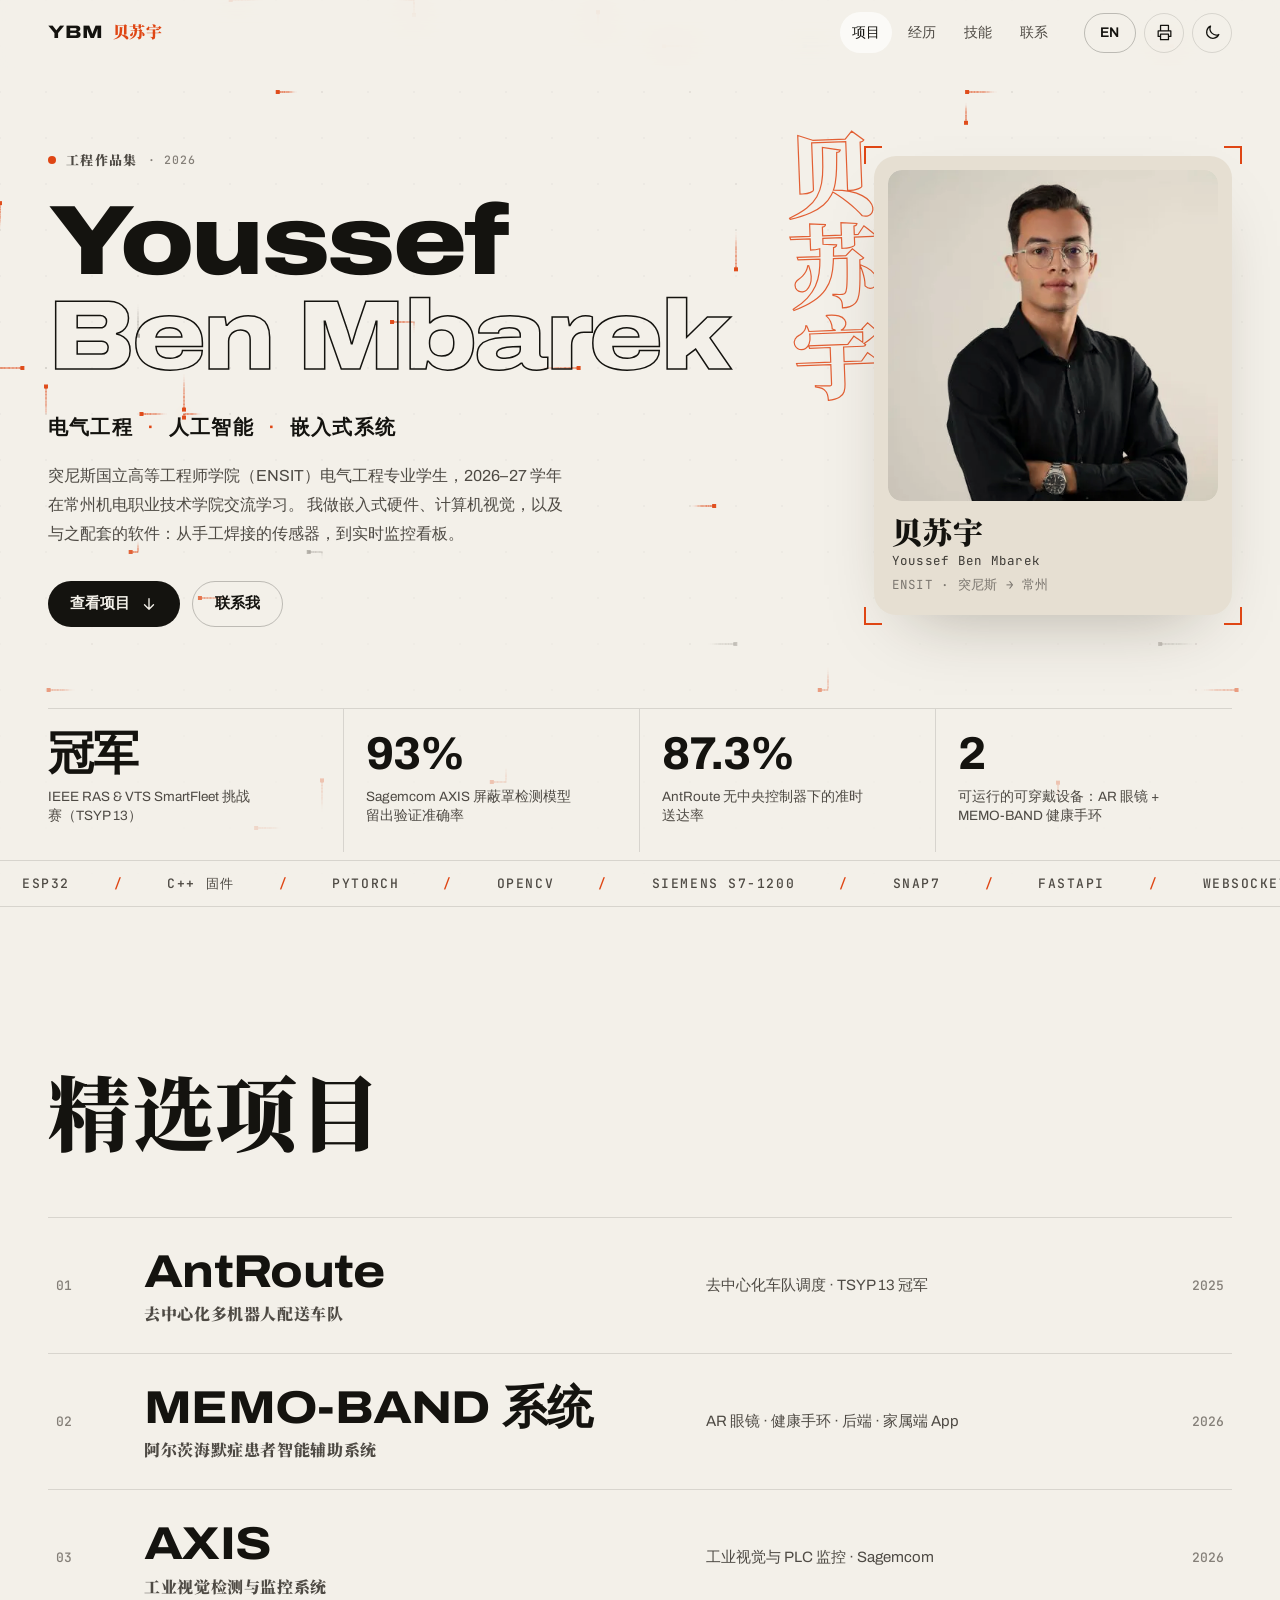
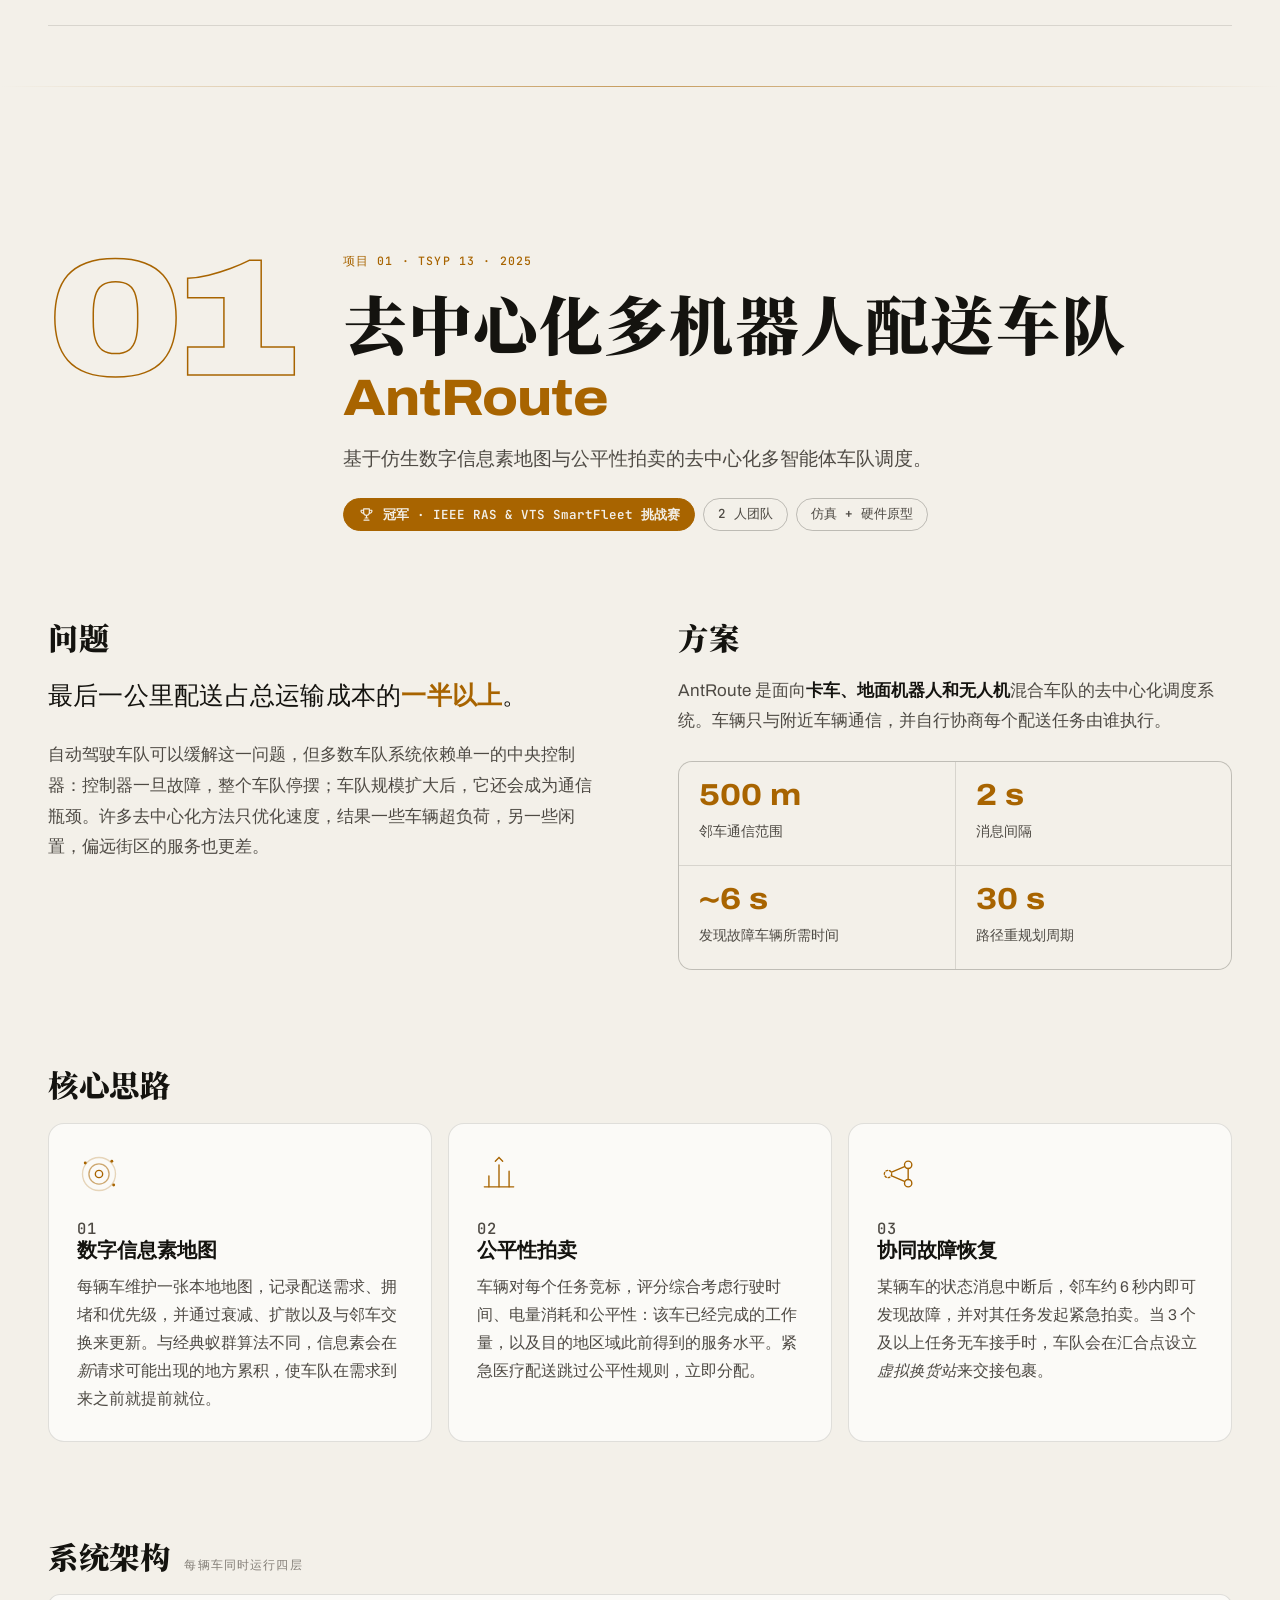
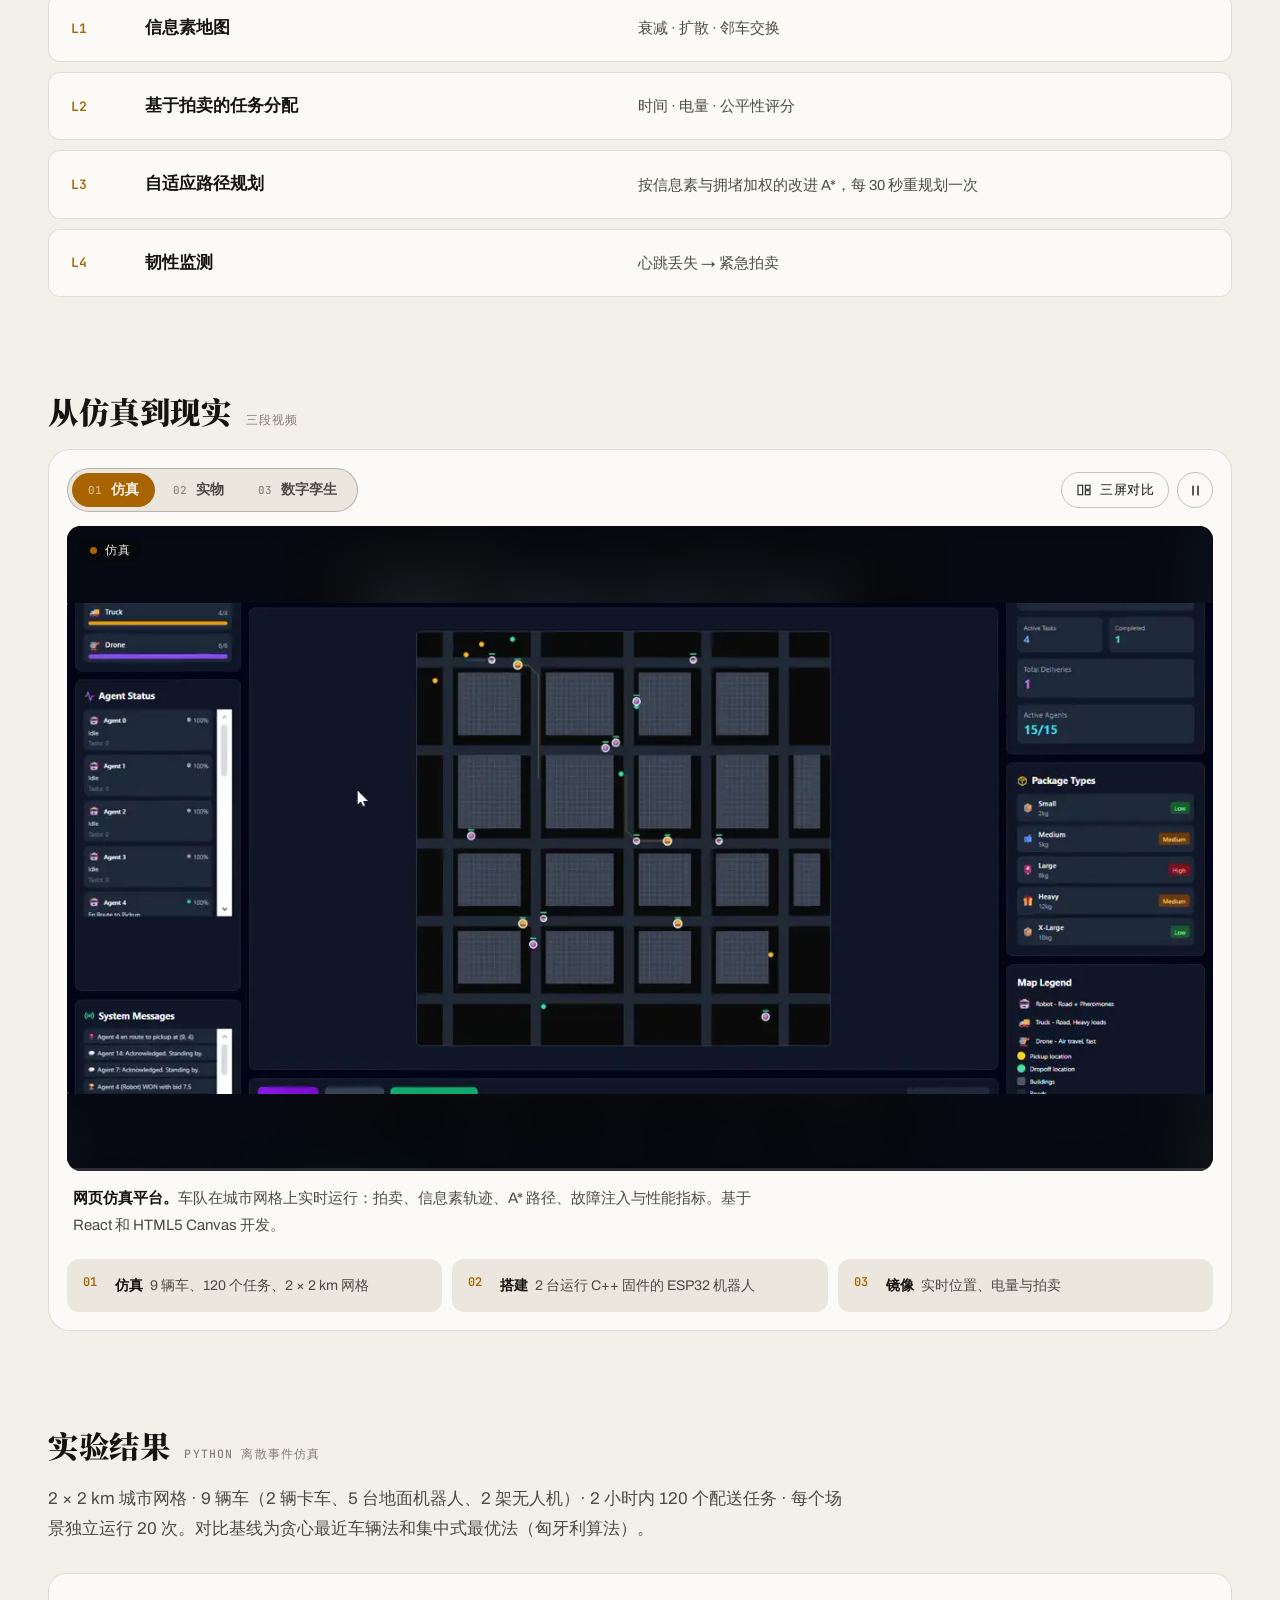
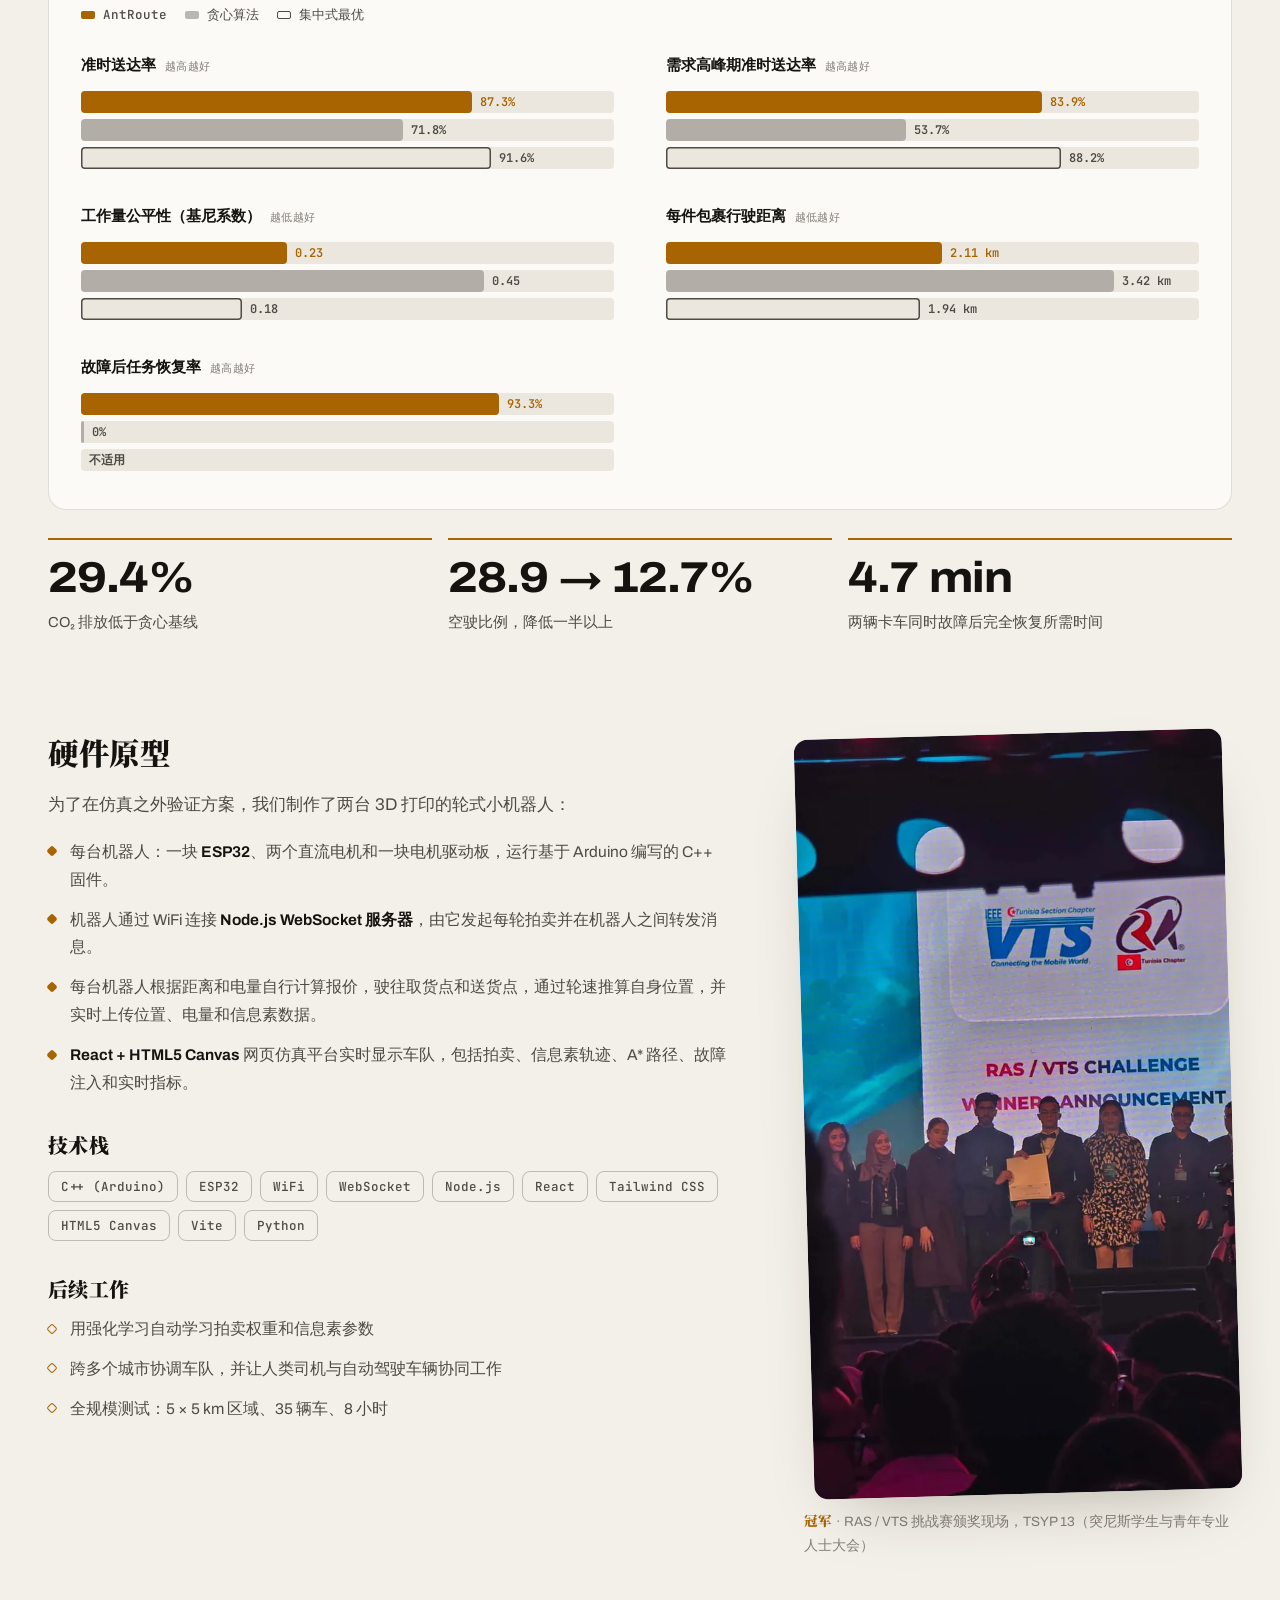
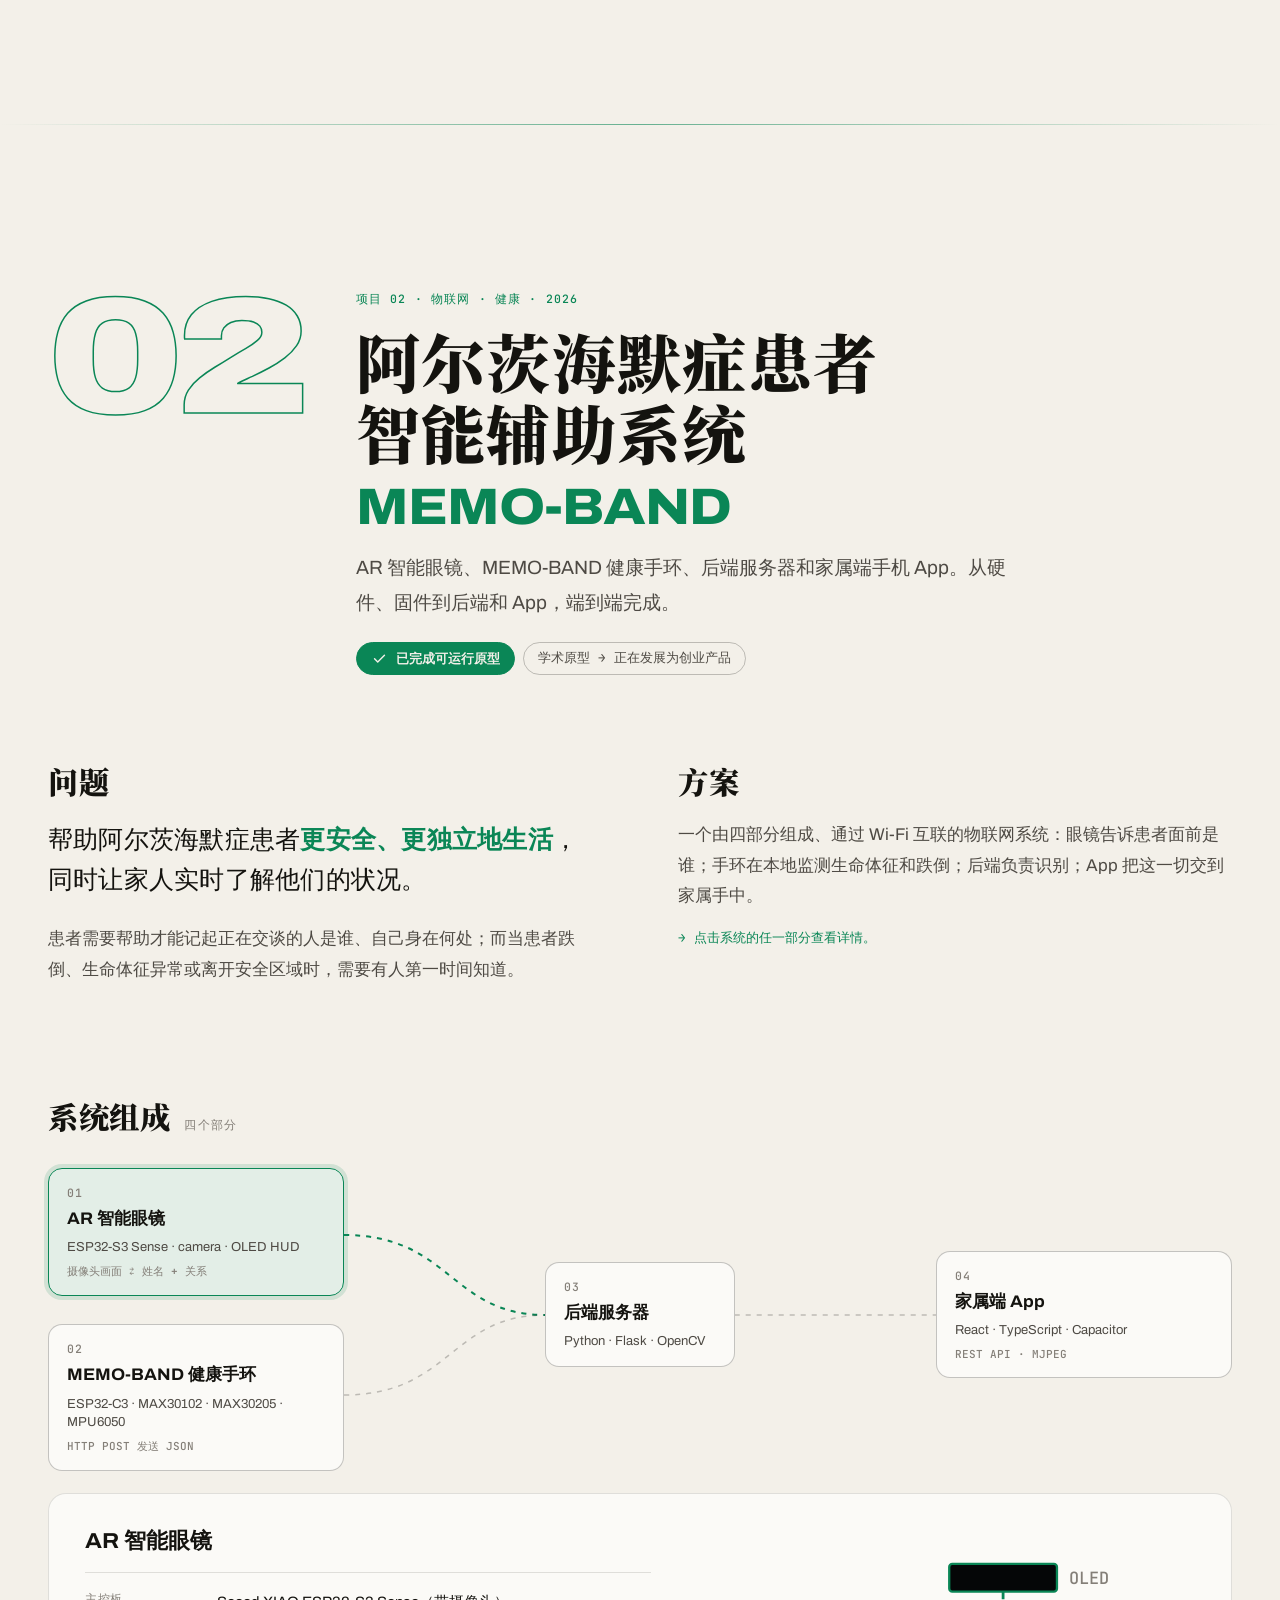
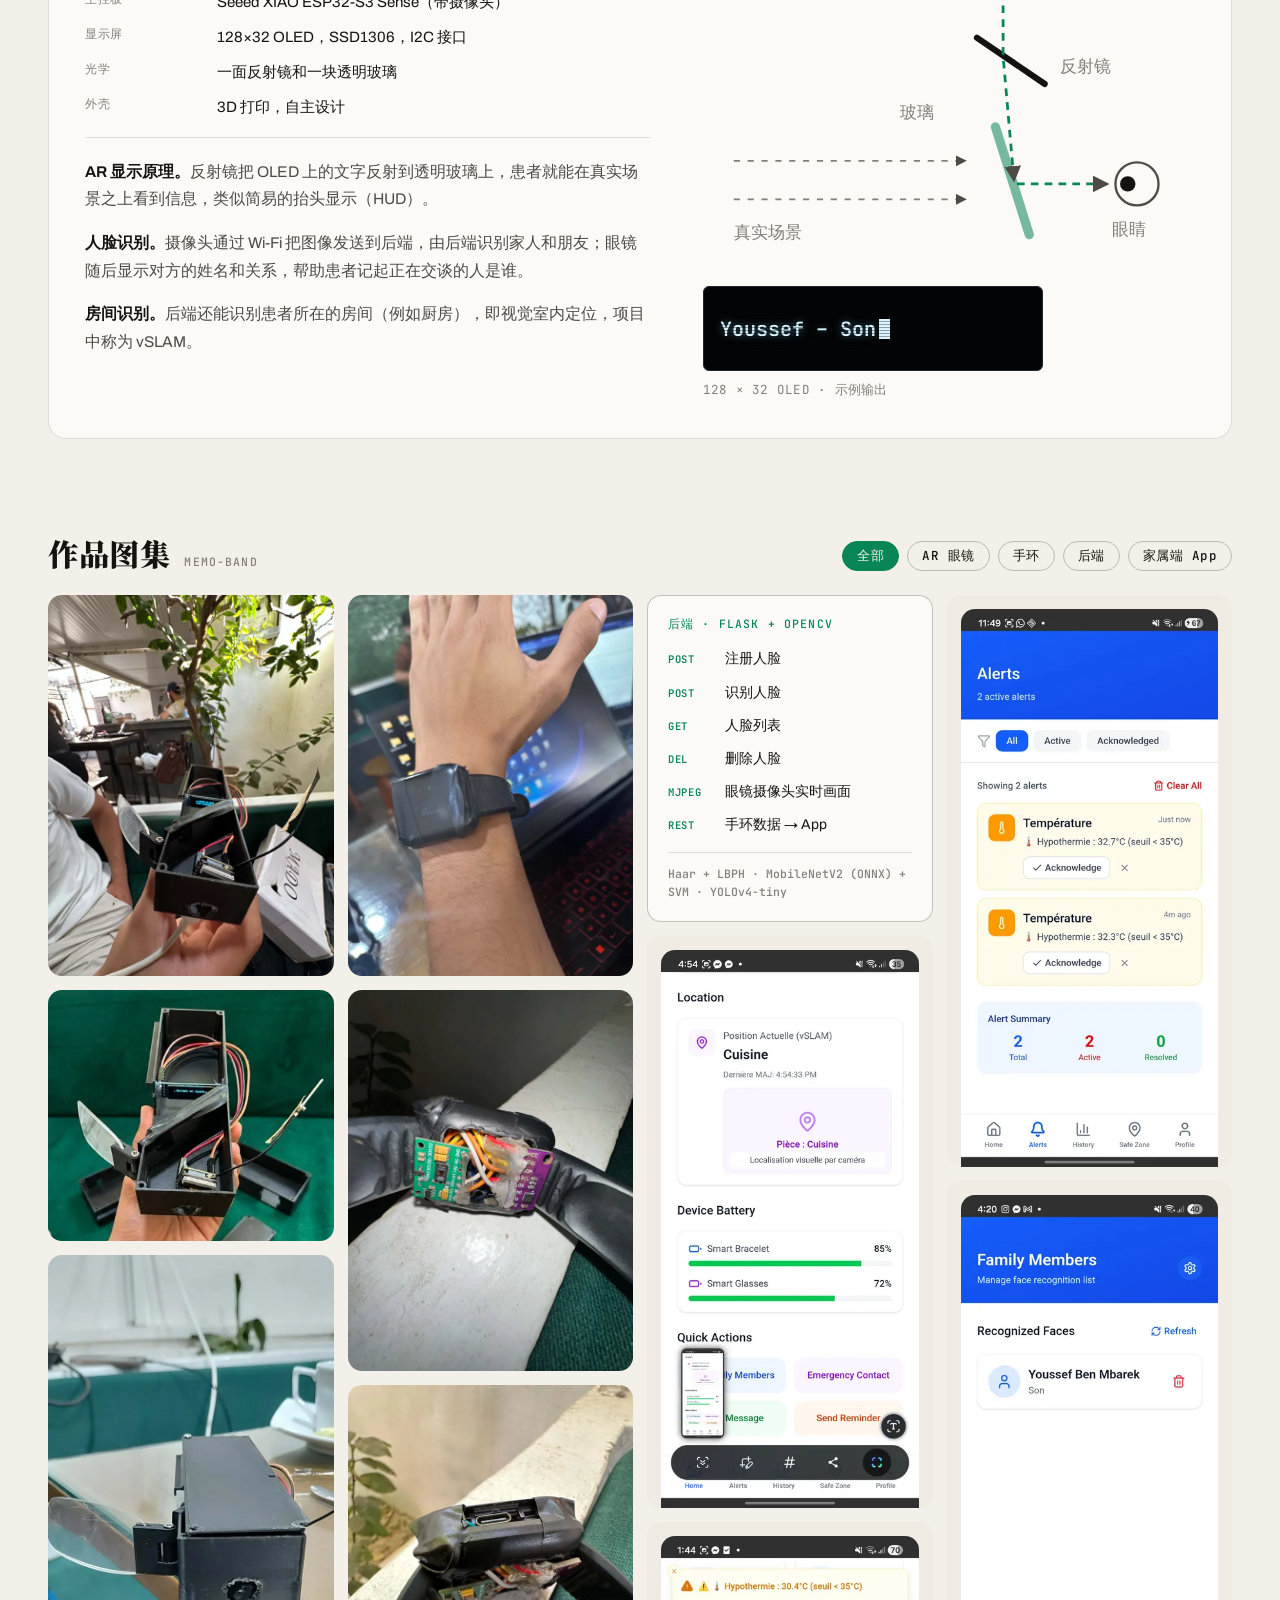
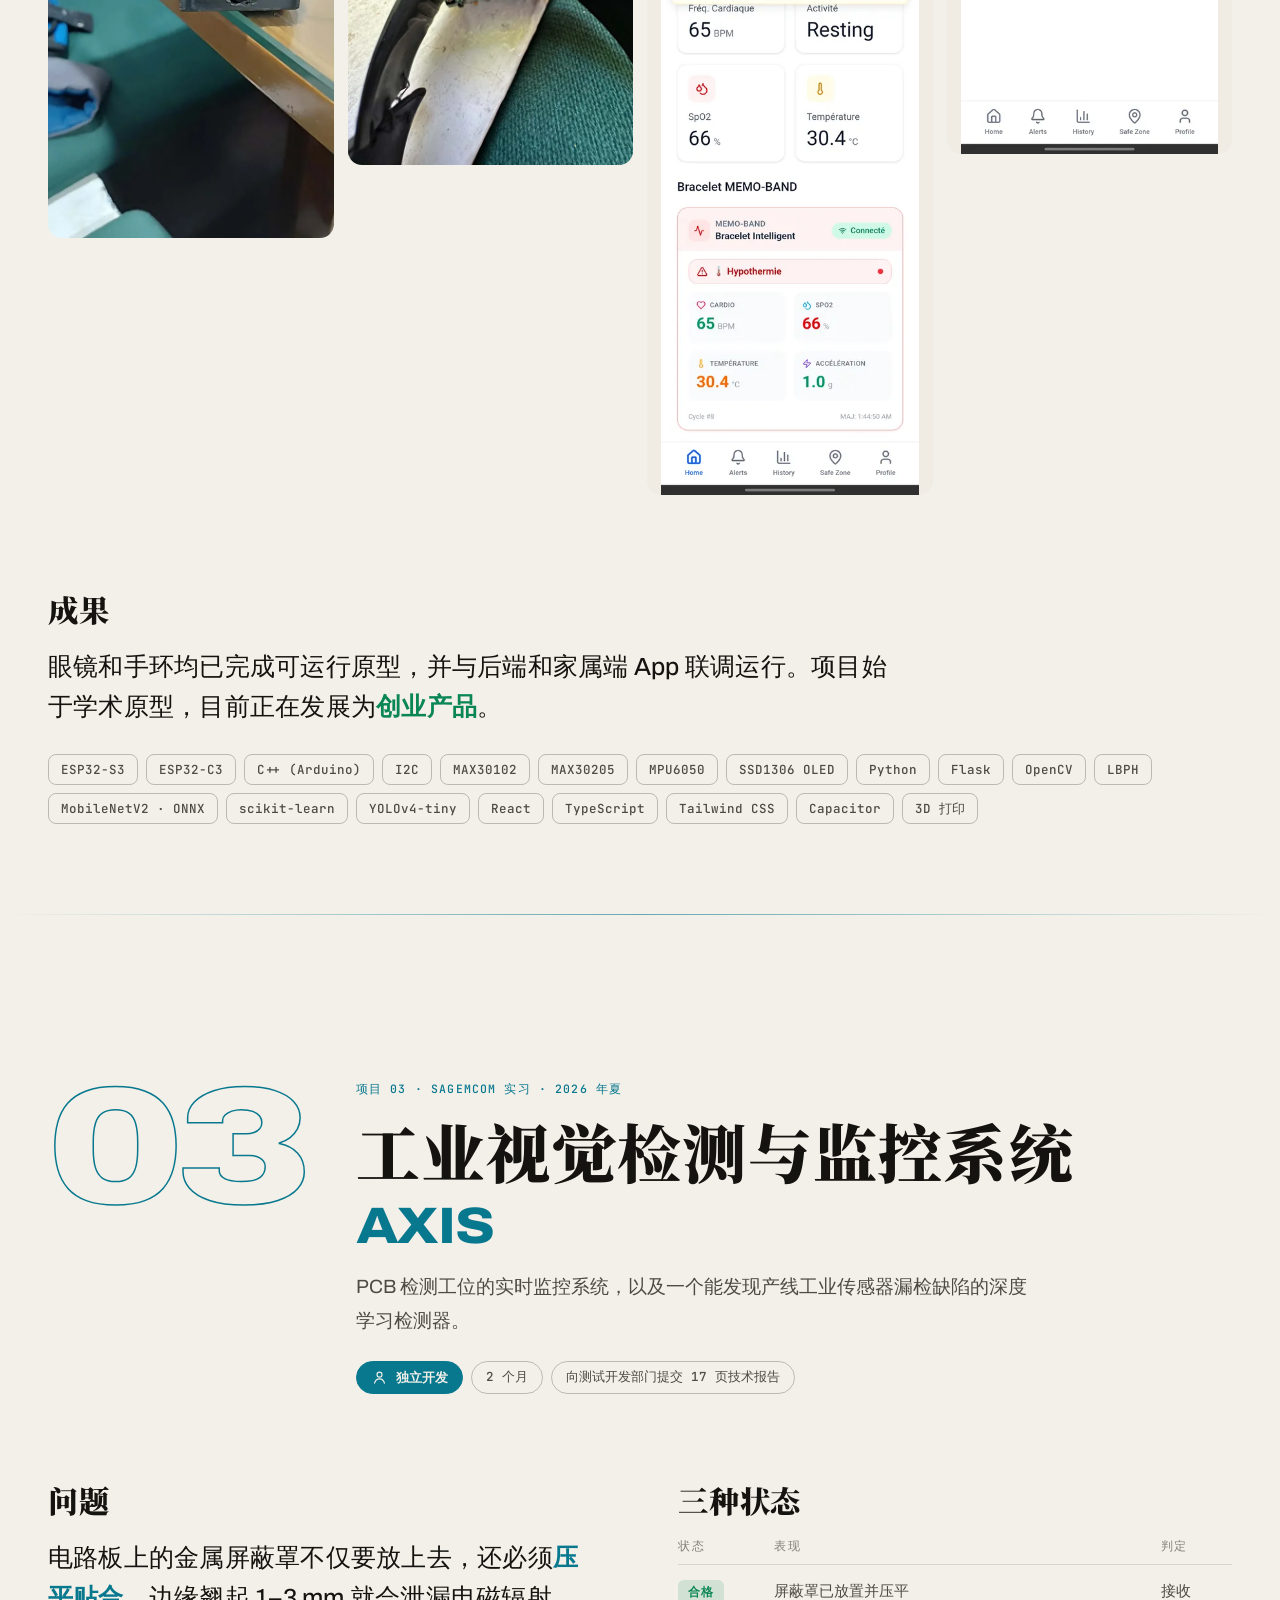
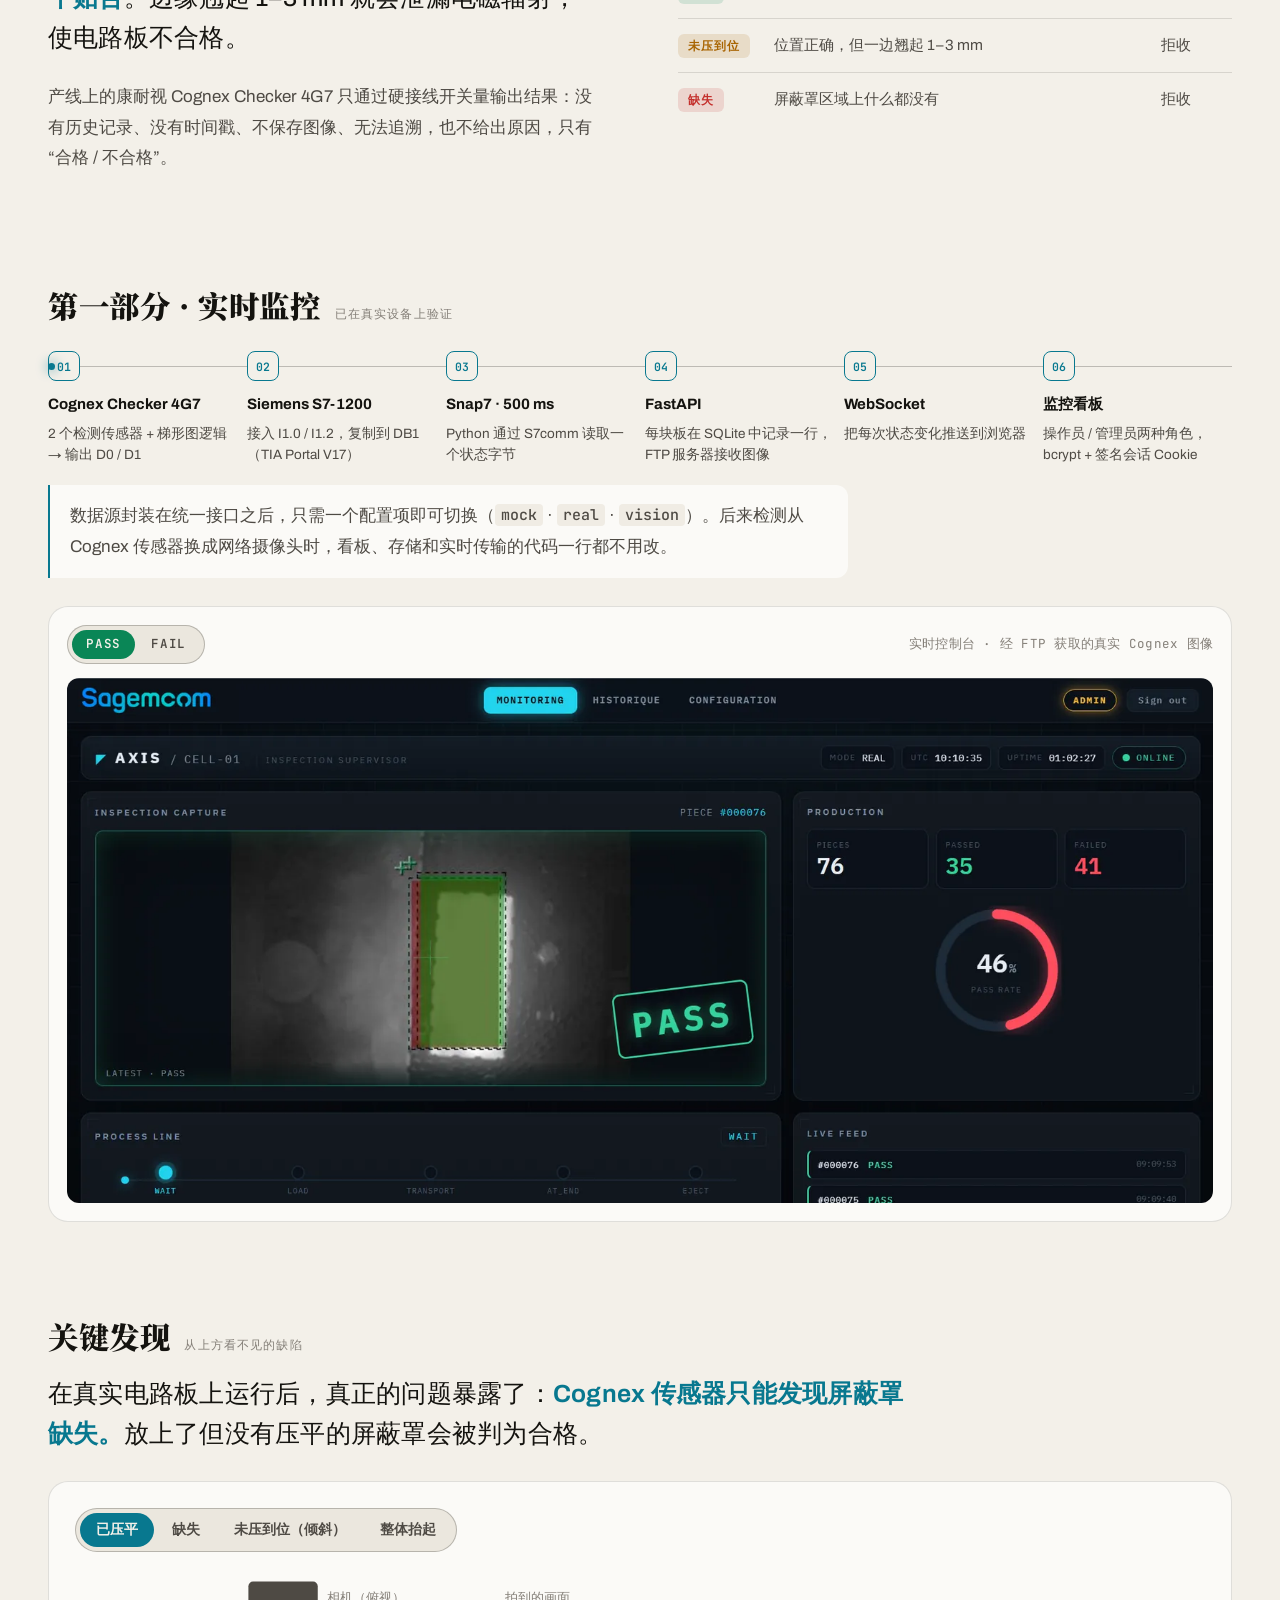
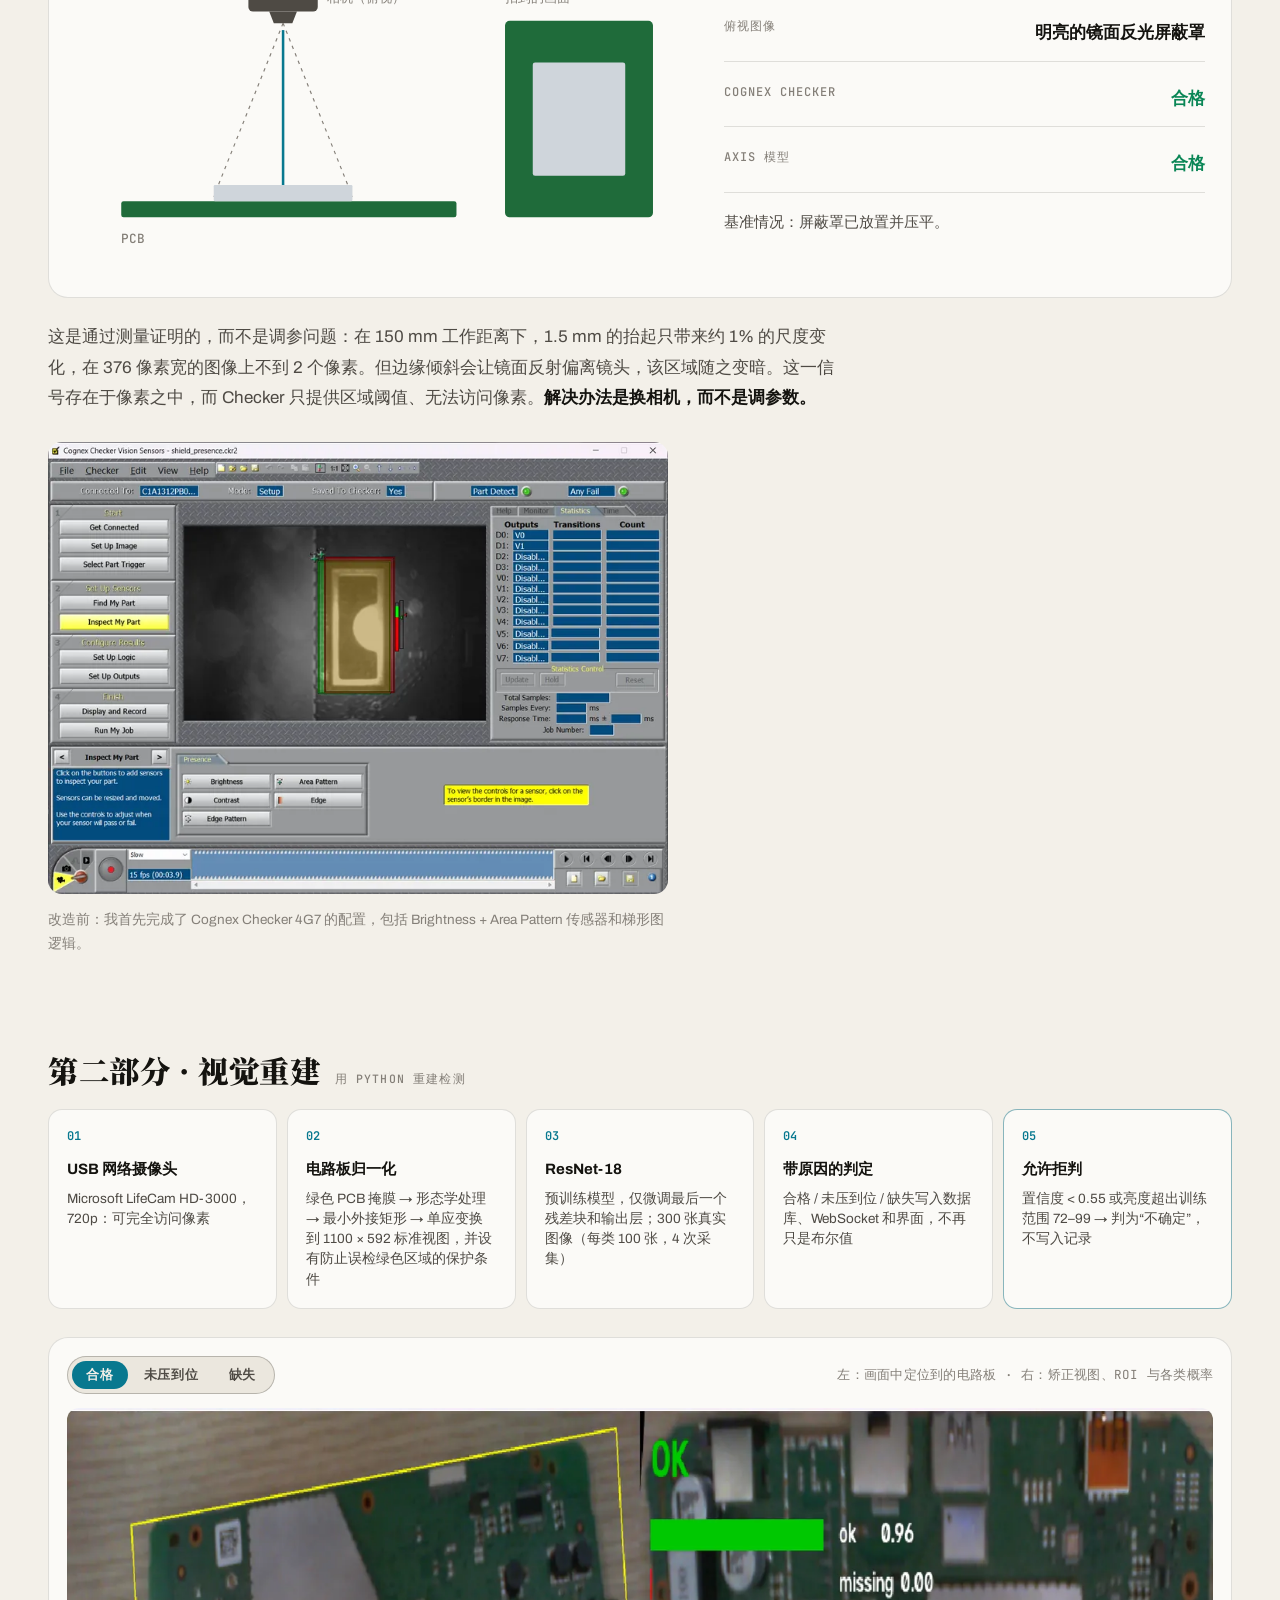
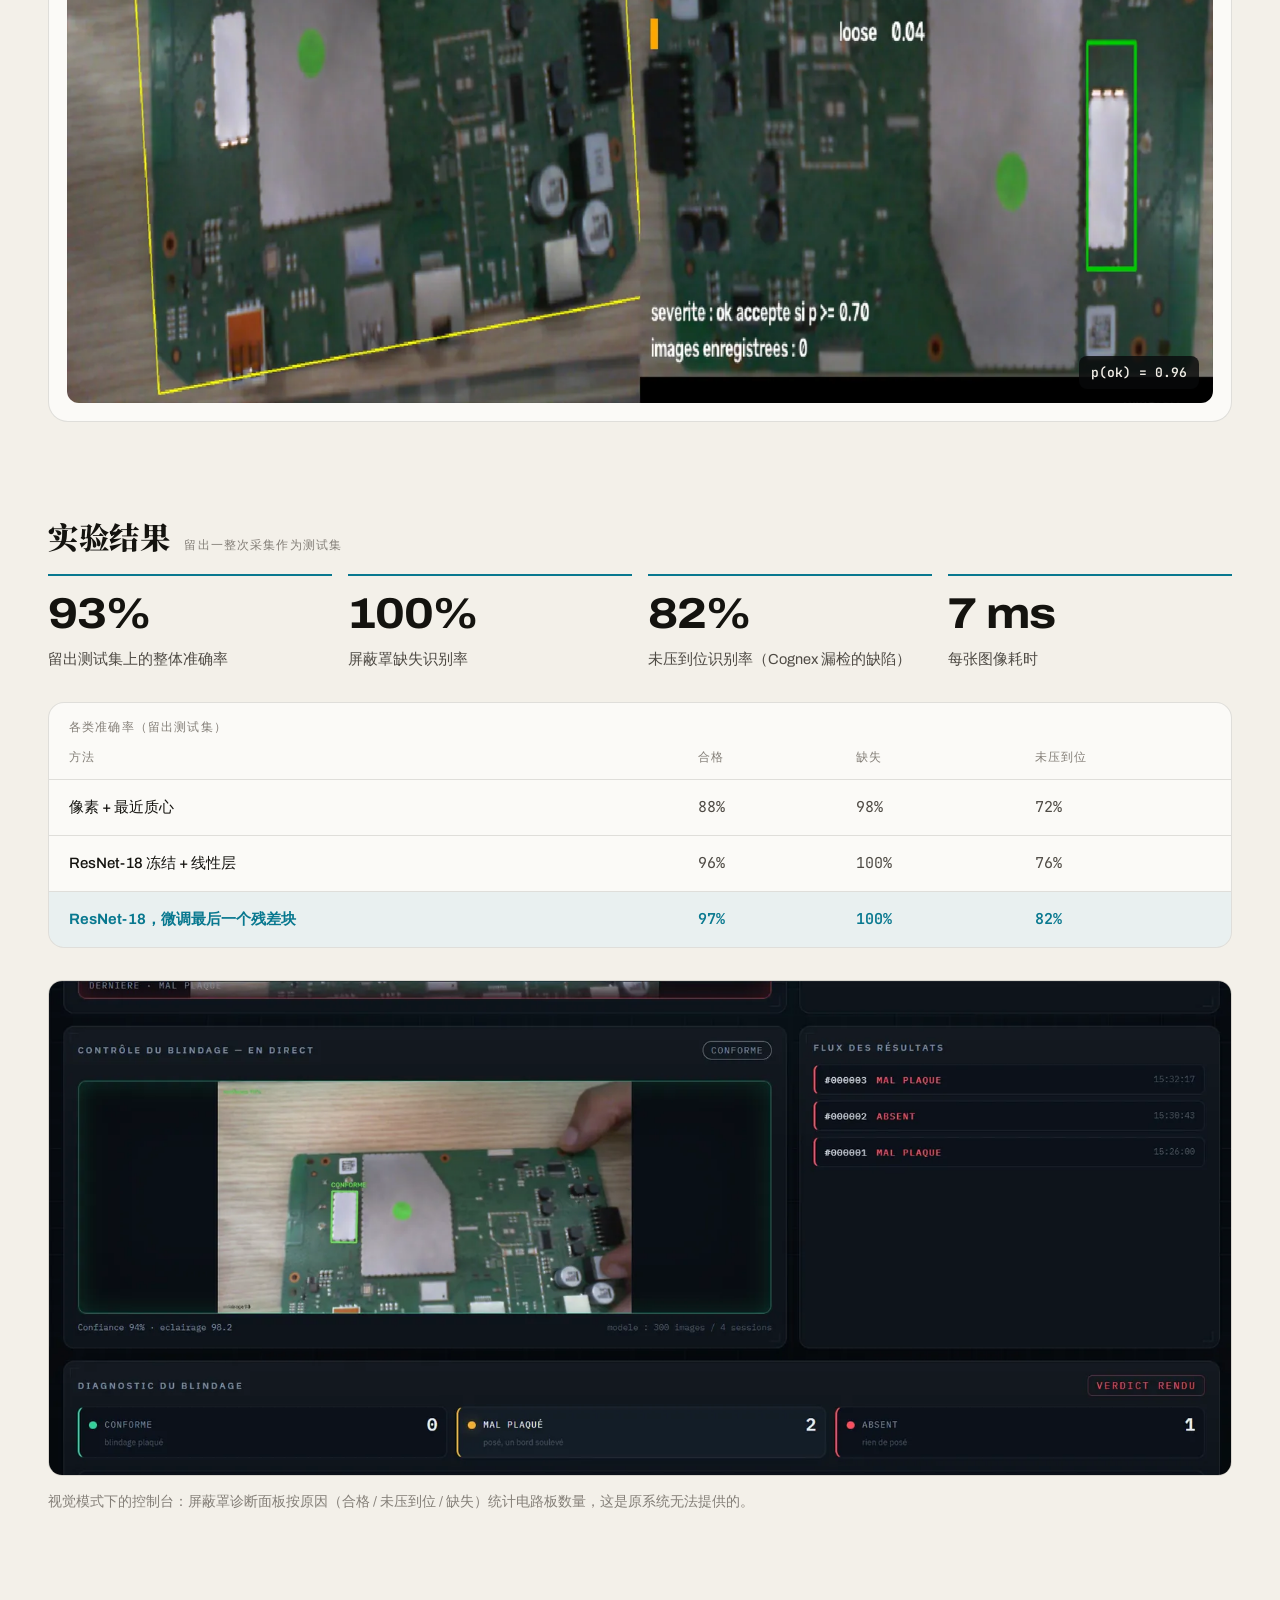
<file: zh/index.html>
<!doctype html>
<html lang="zh-CN" class="no-js">
<head>
<meta charset="utf-8">
<meta name="viewport" content="width=device-width, initial-scale=1, viewport-fit=cover">
<title>贝苏宇 Youssef Ben Mbarek — 工程作品集</title>
<meta name="description" content="贝苏宇（Youssef Ben Mbarek）的工程作品集：电气工程、人工智能与嵌入式系统。AntRoute 去中心化配送车队、阿尔茨海默症患者智能辅助系统、AXIS 工业视觉检测。">
<meta name="theme-color" content="#0b0c0e" media="(prefers-color-scheme: dark)">
<meta name="theme-color" content="#f3f0e9" media="(prefers-color-scheme: light)">
<meta property="og:title" content="贝苏宇 Youssef Ben Mbarek — 工程作品集">
<meta property="og:description" content="电气工程 · 人工智能 · 嵌入式系统">
<meta property="og:image" content="../assets/img/podium-600.webp">
<link rel="icon" href="../favicon.svg" type="image/svg+xml">
<link rel="alternate" hreflang="en" href="https://youssefbmk.github.io/">
<link rel="alternate" hreflang="zh-CN" href="https://youssefbmk.github.io/zh/">
<link rel="preload" href="../assets/fonts/archivo.woff2" as="font" type="font/woff2" crossorigin>
<link rel="preload" href="../assets/fonts/notoserifsc-sub.woff2" as="font" type="font/woff2" crossorigin>
<script>
  (function () {
    var d = document.documentElement, t = null;
    d.classList.remove('no-js'); d.classList.add('js');
    try { t = localStorage.getItem('theme'); } catch (e) {}
    if (t !== 'light' && t !== 'dark') t = matchMedia('(prefers-color-scheme: light)').matches ? 'light' : 'dark';
    d.setAttribute('data-theme', t);
  })();
</script>
<link rel="stylesheet" href="../assets/css/main.css">
</head>
<body>
<a class="skip" href="#work">跳到项目</a>

<!-- ============ NAV ============ -->
<header class="nav" id="top">
  <div class="nav__inner">
    <a class="nav__brand" href="#top" aria-label="返回顶部">
      <span class="nav__mark">YBM</span><span class="nav__cn zh">贝苏宇</span>
    </a>
    <nav class="nav__links" aria-label="栏目">
      <a href="#work">项目</a>
      <a href="#experience">经历</a>
      <a href="#skills">技能</a>
      <a href="#contact">联系</a>
    </nav>
    <div class="nav__tools">
      <a class="lang-btn" href="../" hreflang="en" lang="en" data-lang="en" title="Switch to English">EN</a>
      <button class="icon-btn" id="printBtn" type="button" aria-label="保存为 PDF" title="保存为 PDF">
        <svg viewBox="0 0 24 24" aria-hidden="true"><path d="M7 9V3h10v6M7 17H4v-7h16v7h-3M7 14h10v7H7z" fill="none" stroke="currentColor" stroke-width="1.6" stroke-linejoin="round"/></svg>
      </button>
      <button class="icon-btn theme-btn" id="themeBtn" type="button" aria-label="切换深色 / 浅色主题" title="切换主题">
        <svg class="i-sun" viewBox="0 0 24 24" aria-hidden="true"><circle cx="12" cy="12" r="4.2" fill="none" stroke="currentColor" stroke-width="1.6"/><path d="M12 2v2.5M12 19.5V22M2 12h2.5M19.5 12H22M4.9 4.9l1.8 1.8M17.3 17.3l1.8 1.8M4.9 19.1l1.8-1.8M17.3 6.7l1.8-1.8" stroke="currentColor" stroke-width="1.6" stroke-linecap="round"/></svg>
        <svg class="i-moon" viewBox="0 0 24 24" aria-hidden="true"><path d="M20 14.5A8 8 0 0 1 9.5 4a8 8 0 1 0 10.5 10.5z" fill="none" stroke="currentColor" stroke-width="1.6" stroke-linejoin="round"/></svg>
      </button>
    </div>
  </div>
  <div class="nav__progress" aria-hidden="true"><span id="progress"></span></div>
</header>

<main>
<!-- ============ HERO ============ -->
<section class="hero" aria-label="简介">
  <canvas class="hero__field" id="field" aria-hidden="true"></canvas>
  <div class="wrap hero__grid">
    <div class="hero__text">
      <p class="kicker hero__kicker reveal"><span class="dot"></span><span class="zh">工程作品集</span> · 2026</p>
      <h1 class="hero__name" aria-label="Youssef Ben Mbarek">
        <span class="line"><span class="word">Youssef</span></span>
        <span class="line"><span class="word">Ben&nbsp;Mbarek</span></span>
      </h1>
      <p class="hero__disciplines reveal">
        <span>电气工程</span><i>·</i><span>人工智能</span><i>·</i><span>嵌入式系统</span>
      </p>
      <p class="hero__lede reveal">
        突尼斯国立高等工程师学院（ENSIT）电气工程专业学生，2026–27 学年在常州机电职业技术学院交流学习。
        我做嵌入式硬件、计算机视觉，以及与之配套的软件：从手工焊接的传感器，到实时监控看板。
      </p>
      <div class="hero__cta reveal">
        <a class="btn btn--solid" href="#work">查看项目
          <svg viewBox="0 0 24 24" aria-hidden="true"><path d="M12 5v14M6 13l6 6 6-6" fill="none" stroke="currentColor" stroke-width="1.8" stroke-linecap="round" stroke-linejoin="round"/></svg>
        </a>
        <a class="btn btn--ghost" href="#contact">联系我</a>
      </div>
    </div>

    <figure class="badge reveal" aria-label="贝苏宇的照片">
      <div class="badge__ticks" aria-hidden="true"><i></i><i></i><i></i><i></i></div>
      <div class="badge__photo">
        <img src="../assets/img/portrait-448.webp" width="448" height="448" alt="Youssef Ben Mbarek" fetchpriority="high">
      </div>
      <figcaption class="badge__meta">
        <span class="badge__cn zh">贝苏宇</span>
        <span class="mono">Youssef Ben Mbarek</span>
        <span class="mono dim">ENSIT · 突尼斯 → 常州</span>
      </figcaption>
      <span class="badge__vertical zh" aria-hidden="true">贝苏宇</span>
    </figure>
  </div>

  <div class="wrap">
    <ul class="hero__stats">
      <li class="reveal">
        <span class="stat__value">冠军</span>
        <span class="stat__label">IEEE RAS &amp; VTS SmartFleet 挑战赛（TSYP 13）</span>
      </li>
      <li class="reveal">
        <span class="stat__value"><span data-count="93">93</span>%</span>
        <span class="stat__label">Sagemcom AXIS 屏蔽罩检测模型留出验证准确率</span>
      </li>
      <li class="reveal">
        <span class="stat__value"><span data-count="87.3" data-decimals="1">87.3</span>%</span>
        <span class="stat__label">AntRoute 无中央控制器下的准时送达率</span>
      </li>
      <li class="reveal">
        <span class="stat__value">2</span>
        <span class="stat__label">可运行的可穿戴设备：AR 眼镜 + MEMO-BAND 健康手环</span>
      </li>
    </ul>
  </div>
  <div class="marquee" aria-hidden="true">
    <div class="marquee__track">
      <span>ESP32</span><span>C++ 固件</span><span>PyTorch</span><span>OpenCV</span><span>Siemens S7-1200</span><span>Snap7</span><span>FastAPI</span><span>WebSockets</span><span>React</span><span>Node.js</span><span>I2C 传感器</span><span>ResNet-18</span><span>MobileNetV2</span><span>TIA Portal</span><span>Capacitor</span><span>3D 打印</span>
      <span>ESP32</span><span>C++ 固件</span><span>PyTorch</span><span>OpenCV</span><span>Siemens S7-1200</span><span>Snap7</span><span>FastAPI</span><span>WebSockets</span><span>React</span><span>Node.js</span><span>I2C 传感器</span><span>ResNet-18</span><span>MobileNetV2</span><span>TIA Portal</span><span>Capacitor</span><span>3D 打印</span>
    </div>
  </div>
</section>

<!-- ============ PROJECT INDEX ============ -->
<section class="index" id="work" aria-labelledby="work-title">
  <div class="wrap">
    <header class="sec-head reveal">
      
      <h2 class="sec-title zh" id="work-title">精选项目</h2>
    </header>
    <ol class="index__list">
      <li class="reveal" style="--pa: var(--c-amber)">
        <a href="#antroute" data-preview="../assets/img/podium-600.webp">
          <span class="index__num">01</span>
          <span class="index__name">AntRoute<small class="zh">去中心化多机器人配送车队</small></span>
          <span class="index__desc">去中心化车队调度 · TSYP 13 冠军</span>
          <span class="index__year">2025</span>
        </a>
      </li>
      <li class="reveal" style="--pa: var(--c-green)">
        <a href="#memo" data-preview="../assets/img/glasses-hand-600.webp">
          <span class="index__num">02</span>
          <span class="index__name">MEMO-BAND 系统<small class="zh">阿尔茨海默症患者智能辅助系统</small></span>
          <span class="index__desc">AR 眼镜 · 健康手环 · 后端 · 家属端 App</span>
          <span class="index__year">2026</span>
        </a>
      </li>
      <li class="reveal" style="--pa: var(--c-cyan)">
        <a href="#axis" data-preview="../assets/img/axis-loose-800.webp">
          <span class="index__num">03</span>
          <span class="index__name">AXIS<small class="zh">工业视觉检测与监控系统</small></span>
          <span class="index__desc">工业视觉与 PLC 监控 · Sagemcom</span>
          <span class="index__year">2026</span>
        </a>
      </li>
    </ol>
  </div>
  <div class="index__preview" aria-hidden="true"><img alt="" id="indexPreview"></div>
</section>

<!-- ============ PROJECT 01 · ANTROUTE ============ -->
<article class="project" id="antroute" style="--pa: var(--c-amber); --pa-soft: var(--c-amber-soft)" aria-labelledby="ar-title">
  <div class="wrap">
    <header class="p-head">
      <div class="p-head__num reveal" aria-hidden="true">01</div>
      <div class="p-head__titles">
        <p class="kicker reveal">项目 01 · TSYP 13 · 2025</p>
        <h2 class="p-title zh reveal" id="ar-title"><span class="nw">去中心化多机器人</span><span class="nw">配送车队</span></h2>
        <p class="p-name reveal">AntRoute</p>
        <p class="p-sub reveal">基于仿生数字信息素地图与公平性拍卖的去中心化多智能体车队调度。</p>
        <ul class="meta reveal">
          <li class="award">
            <svg viewBox="0 0 24 24" aria-hidden="true"><path d="M8 4h8v5a4 4 0 0 1-8 0zM8 6H4.5a3 3 0 0 0 3.6 4M16 6h3.5a3 3 0 0 1-3.6 4M12 13v4M8.5 20h7M10 17h4" fill="none" stroke="currentColor" stroke-width="1.6" stroke-linecap="round" stroke-linejoin="round"/></svg>
            冠军 · IEEE RAS &amp; VTS SmartFleet 挑战赛
          </li>
          <li>2 人团队</li>
          <li>仿真 + 硬件原型</li>
        </ul>
      </div>
    </header>

    <div class="p-grid">
      <section class="block reveal" aria-labelledby="ar-problem">
        <h3 class="block__title" id="ar-problem"><span class="zh">问题</span></h3>
        <p class="big">最后一公里配送占总运输成本的<strong>一半以上</strong>。</p>
        <p>自动驾驶车队可以缓解这一问题，但多数车队系统依赖单一的中央控制器：控制器一旦故障，整个车队停摆；车队规模扩大后，它还会成为通信瓶颈。许多去中心化方法只优化速度，结果一些车辆超负荷，另一些闲置，偏远街区的服务也更差。</p>
      </section>
      <section class="block reveal" aria-labelledby="ar-solution">
        <h3 class="block__title" id="ar-solution"><span class="zh">方案</span></h3>
        <p>AntRoute 是面向<strong>卡车、地面机器人和无人机</strong>混合车队的去中心化调度系统。车辆只与附近车辆通信，并自行协商每个配送任务由谁执行。</p>
        <ul class="specs">
          <li><b>500 m</b><span>邻车通信范围</span></li>
          <li><b>2 s</b><span>消息间隔</span></li>
          <li><b>~6 s</b><span>发现故障车辆所需时间</span></li>
          <li><b>30 s</b><span>路径重规划周期</span></li>
        </ul>
      </section>
    </div>

    <!-- three ideas -->
    <section class="ideas" aria-labelledby="ar-ideas">
      <h3 class="block__title reveal" id="ar-ideas"><span class="zh">核心思路</span></h3>
      <div class="ideas__grid">
        <div class="card glow reveal">
          <svg class="card__icon" viewBox="0 0 48 48" aria-hidden="true"><g fill="none" stroke="currentColor" stroke-width="1.5"><circle cx="24" cy="24" r="4"/><circle cx="24" cy="24" r="11" opacity=".55"/><circle cx="24" cy="24" r="18" opacity=".25"/></g><g fill="currentColor"><circle cx="9" cy="12" r="1.6"/><circle cx="38" cy="10" r="1.6"/><circle cx="40" cy="36" r="1.6"/></g></svg>
          <p class="card__k">01</p>
          <h4>数字信息素地图</h4>
          <p>每辆车维护一张本地地图，记录配送需求、拥堵和优先级，并通过衰减、扩散以及与邻车交换来更新。与经典蚁群算法不同，信息素会在<em>新</em>请求可能出现的地方累积，使车队在需求到来之前就提前就位。</p>
        </div>
        <div class="card glow reveal">
          <svg class="card__icon" viewBox="0 0 48 48" aria-hidden="true"><g fill="none" stroke="currentColor" stroke-width="1.5" stroke-linecap="round"><path d="M8 38h32"/><path d="M13 38V26M24 38V14M35 38V21"/><path d="M20 10l4-4 4 4" /></g></svg>
          <p class="card__k">02</p>
          <h4>公平性拍卖</h4>
          <p>车辆对每个任务竞标，评分综合考虑行驶时间、电量消耗和公平性：该车已经完成的工作量，以及目的地区域此前得到的服务水平。紧急医疗配送跳过公平性规则，立即分配。</p>
        </div>
        <div class="card glow reveal">
          <svg class="card__icon" viewBox="0 0 48 48" aria-hidden="true"><g fill="none" stroke="currentColor" stroke-width="1.5" stroke-linecap="round"><circle cx="12" cy="24" r="4" stroke-dasharray="2 2"/><circle cx="34" cy="14" r="4"/><circle cx="34" cy="34" r="4"/><path d="M16 22l14-6M16 26l14 6M34 18v12"/></g></svg>
          <p class="card__k">03</p>
          <h4>协同故障恢复</h4>
          <p>某辆车的状态消息中断后，邻车约 6 秒内即可发现故障，并对其任务发起紧急拍卖。当 3 个及以上任务无车接手时，车队会在汇合点设立<em>虚拟换货站</em>来交接包裹。</p>
        </div>
      </div>
    </section>

    <!-- architecture -->
    <section class="arch reveal" aria-labelledby="ar-arch">
      <h3 class="block__title" id="ar-arch"><span class="zh">系统架构</span><span class="kicker">每辆车同时运行四层</span></h3>
      <ol class="layers">
        <li><span class="layers__i">L1</span><span class="layers__n">信息素地图</span><span class="layers__d">衰减 · 扩散 · 邻车交换</span></li>
        <li><span class="layers__i">L2</span><span class="layers__n">基于拍卖的任务分配</span><span class="layers__d">时间 · 电量 · 公平性评分</span></li>
        <li><span class="layers__i">L3</span><span class="layers__n">自适应路径规划</span><span class="layers__d">按信息素与拥堵加权的改进 A*，每 30 秒重规划一次</span></li>
        <li><span class="layers__i">L4</span><span class="layers__n">韧性监测</span><span class="layers__d">心跳丢失 → 紧急拍卖</span></li>
      </ol>
    </section>

    <!-- sim to real -->
    <section class="s2r-wrap" aria-labelledby="ar-s2r">
      <h3 class="block__title reveal" id="ar-s2r"><span class="zh">从仿真到现实</span><span class="kicker">三段视频</span></h3>
      <div class="s2r reveal" id="s2r" data-mode="single" data-active="sim">
        <div class="s2r__bar">
          <div class="seg" role="tablist" aria-label="选择视频">
            <span class="seg__thumb" aria-hidden="true"></span>
            <button role="tab" id="tab-sim" aria-controls="clip-sim" aria-selected="true" data-v="sim"><i>01</i> 仿真</button>
            <button role="tab" id="tab-real" aria-controls="clip-real" aria-selected="false" tabindex="-1" data-v="real"><i>02</i> 实物</button>
            <button role="tab" id="tab-twin" aria-controls="clip-twin" aria-selected="false" tabindex="-1" data-v="twin"><i>03</i> 数字孪生</button>
          </div>
          <div class="s2r__tools">
            <button class="chip" id="s2rMode" type="button" aria-pressed="false">
              <svg viewBox="0 0 24 24" aria-hidden="true"><path d="M3 5h7v14H3zM14 5h7v6h-7zM14 13h7v6h-7z" fill="none" stroke="currentColor" stroke-width="1.6"/></svg>
              三屏对比
            </button>
            <button class="chip chip--icon" id="s2rPlay" type="button" aria-label="暂停视频">
              <svg class="i-pause" viewBox="0 0 24 24" aria-hidden="true"><path d="M8 5v14M16 5v14" stroke="currentColor" stroke-width="2.2" stroke-linecap="round"/></svg>
              <svg class="i-play" viewBox="0 0 24 24" aria-hidden="true"><path d="M7 4.5v15l12-7.5z" fill="currentColor"/></svg>
            </button>
          </div>
        </div>

        <div class="s2r__stage">
          <figure class="clip" id="clip-sim" role="tabpanel" aria-labelledby="tab-sim" data-v="sim">
            <div class="clip__media">
              <img class="clip__bg" src="../assets/video/sim-poster.webp" alt="" aria-hidden="true" loading="lazy">
              <video muted loop playsinline preload="none" poster="../assets/video/sim-poster.webp" width="1280" height="548" aria-label="AntRoute 车队仿真演示">
                <source src="../assets/video/sim.mp4" type="video/mp4">
              </video>
              <span class="clip__tag"><i></i>仿真</span>
              <span class="clip__time" aria-hidden="true"><span></span></span>
            </div>
            <figcaption>
              <b>网页仿真平台。</b>车队在城市网格上实时运行：拍卖、信息素轨迹、A* 路径、故障注入与性能指标。基于 React 和 HTML5 Canvas 开发。
            </figcaption>
          </figure>
          <figure class="clip" id="clip-real" role="tabpanel" aria-labelledby="tab-real" data-v="real">
            <div class="clip__media clip__media--tall">
              <img class="clip__bg" src="../assets/video/real-poster.webp" alt="" aria-hidden="true" loading="lazy">
              <video muted loop playsinline preload="none" poster="../assets/video/real-poster.webp" width="540" height="960" aria-label="两台 ESP32 机器人在地面上运行">
                <source src="../assets/video/real.mp4" type="video/mp4">
              </video>
              <span class="clip__tag"><i></i>实物</span>
              <span class="clip__time" aria-hidden="true"><span></span></span>
            </div>
            <figcaption>
              <b>实物机器人。</b>两台 ESP32 机器人，各配两个直流电机。每台机器人根据距离和电量自行计算报价，通过 WiFi 竞得任务，然后驶向取货点和送货点。
            </figcaption>
          </figure>
          <figure class="clip" id="clip-twin" role="tabpanel" aria-labelledby="tab-twin" data-v="twin">
            <div class="clip__media">
              <img class="clip__bg" src="../assets/video/twin-poster.webp" alt="" aria-hidden="true" loading="lazy">
              <video muted loop playsinline preload="none" poster="../assets/video/twin-poster.webp" width="1280" height="720" aria-label="双机器人实物系统的数字孪生">
                <source src="../assets/video/twin.mp4" type="video/mp4">
              </video>
              <span class="clip__tag"><i></i>数字孪生</span>
              <span class="clip__time" aria-hidden="true"><span></span></span>
            </div>
            <figcaption>
              <b>数字孪生。</b>在软件中镜像实物系统：每台机器人通过 Node.js WebSocket 服务器实时上传轮式里程计位置、电量和信息素数据；服务器负责发起每轮拍卖，并在机器人之间转发消息。
            </figcaption>
          </figure>
        </div>
        <ol class="s2r__flow" aria-label="从仿真到实物">
          <li><b>仿真</b> 9 辆车、120 个任务、2 × 2 km 网格</li>
          <li><b>搭建</b> 2 台运行 C++ 固件的 ESP32 机器人</li>
          <li><b>镜像</b> 实时位置、电量与拍卖</li>
        </ol>
      </div>
      <!-- print-only stills -->
      <div class="print-only print-stills">
        <img src="../assets/video/sim-poster.webp" alt="仿真截图">
        <img src="../assets/video/real-poster.webp" alt="实物机器人截图">
        <img src="../assets/video/twin-poster.webp" alt="数字孪生截图">
      </div>
    </section>

    <!-- results -->
    <section class="results" aria-labelledby="ar-results">
      <h3 class="block__title reveal" id="ar-results"><span class="zh">实验结果</span><span class="kicker">Python 离散事件仿真</span></h3>
      <p class="results__setup reveal">2 × 2 km 城市网格 · 9 辆车（2 辆卡车、5 台地面机器人、2 架无人机）· 2 小时内 120 个配送任务 · 每个场景独立运行 20 次。对比基线为贪心最近车辆法和集中式最优法（匈牙利算法）。</p>
      <div class="bars reveal" id="bars">
        <div class="bars__legend" aria-hidden="true">
          <span class="lg lg--a">AntRoute</span><span class="lg lg--g">贪心算法</span><span class="lg lg--c">集中式最优</span>
        </div>
        <div class="metric" data-max="100">
          <p class="metric__name">准时送达率 <span>越高越好</span></p>
          <div class="bar bar--a" style="--v:87.3"><span>87.3%</span></div>
          <div class="bar bar--g" style="--v:71.8"><span>71.8%</span></div>
          <div class="bar bar--c" style="--v:91.6"><span>91.6%</span></div>
        </div>
        <div class="metric">
          <p class="metric__name">需求高峰期准时送达率 <span>越高越好</span></p>
          <div class="bar bar--a" style="--v:83.9"><span>83.9%</span></div>
          <div class="bar bar--g" style="--v:53.7"><span>53.7%</span></div>
          <div class="bar bar--c" style="--v:88.2"><span>88.2%</span></div>
        </div>
        <div class="metric">
          <p class="metric__name">工作量公平性（基尼系数） <span>越低越好</span></p>
          <div class="bar bar--a" style="--v:46"><span>0.23</span></div>
          <div class="bar bar--g" style="--v:90"><span>0.45</span></div>
          <div class="bar bar--c" style="--v:36"><span>0.18</span></div>
        </div>
        <div class="metric">
          <p class="metric__name">每件包裹行驶距离 <span>越低越好</span></p>
          <div class="bar bar--a" style="--v:61.7"><span>2.11 km</span></div>
          <div class="bar bar--g" style="--v:100"><span>3.42 km</span></div>
          <div class="bar bar--c" style="--v:56.7"><span>1.94 km</span></div>
        </div>
        <div class="metric">
          <p class="metric__name">故障后任务恢复率 <span>越高越好</span></p>
          <div class="bar bar--a" style="--v:93.3"><span>93.3%</span></div>
          <div class="bar bar--g" style="--v:0.6"><span>0%</span></div>
          <div class="bar bar--c bar--na" style="--v:0"><span>不适用</span></div>
        </div>
      </div>
      <ul class="kpis">
        <li class="reveal"><b><span data-count="29.4" data-decimals="1">29.4</span>%</b><span>CO₂ 排放低于贪心基线</span></li>
        <li class="reveal"><b>28.9 → <span data-count="12.7" data-decimals="1">12.7</span>%</b><span>空驶比例，降低一半以上</span></li>
        <li class="reveal"><b><span data-count="4.7" data-decimals="1">4.7</span> min</b><span>两辆卡车同时故障后完全恢复所需时间</span></li>
      </ul>
    </section>

    <div class="p-grid p-grid--media">
      <section class="block reveal" aria-labelledby="ar-hw">
        <h3 class="block__title" id="ar-hw"><span class="zh">硬件原型</span></h3>
        <p>为了在仿真之外验证方案，我们制作了两台 3D 打印的轮式小机器人：</p>
        <ul class="ticks">
          <li>每台机器人：一块 <strong>ESP32</strong>、两个直流电机和一块电机驱动板，运行基于 Arduino 编写的 C++ 固件。</li>
          <li>机器人通过 WiFi 连接 <strong>Node.js WebSocket 服务器</strong>，由它发起每轮拍卖并在机器人之间转发消息。</li>
          <li>每台机器人根据距离和电量自行计算报价，驶往取货点和送货点，通过轮速推算自身位置，并实时上传位置、电量和信息素数据。</li>
          <li><strong>React + HTML5 Canvas</strong> 网页仿真平台实时显示车队，包括拍卖、信息素轨迹、A* 路径、故障注入和实时指标。</li>
        </ul>
        <h3 class="block__title block__title--sm"><span class="zh">技术栈</span></h3>
        <ul class="tags">
          <li>C++ (Arduino)</li><li>ESP32</li><li>WiFi</li><li>WebSocket</li><li>Node.js</li><li>React</li><li>Tailwind CSS</li><li>HTML5 Canvas</li><li>Vite</li><li>Python</li>
        </ul>
        <h3 class="block__title block__title--sm"><span class="zh">后续工作</span></h3>
        <ul class="ticks ticks--dim">
          <li>用强化学习自动学习拍卖权重和信息素参数</li>
          <li>跨多个城市协调车队，并让人类司机与自动驾驶车辆协同工作</li>
          <li>全规模测试：5 × 5 km 区域、35 辆车、8 小时</li>
        </ul>
      </section>
      <figure class="podium reveal">
        <button class="zoomable" type="button" data-full="../assets/img/podium-1100.webp" data-caption="IEEE RAS / VTS SmartFleet 挑战赛颁奖，TSYP 13" aria-label="放大领奖照片">
          <img src="../assets/img/podium-600.webp" srcset="../assets/img/podium-600.webp 600w, ../assets/img/podium-1100.webp 1100w" sizes="(max-width: 860px) 90vw, 400px" width="600" height="1066" loading="lazy" decoding="async" alt="AntRoute 团队在 TSYP 13 RAS / VTS 挑战赛颁奖台上">
        </button>
        <figcaption><span class="zh">冠军</span> · RAS / VTS 挑战赛颁奖现场，TSYP 13（突尼斯学生与青年专业人士大会）</figcaption>
      </figure>
    </div>
  </div>
</article>

<!-- ============ PROJECT 02 · MEMO-BAND / ALZHEIMER ============ -->
<article class="project" id="memo" style="--pa: var(--c-green); --pa-soft: var(--c-green-soft)" aria-labelledby="mb-title">
  <div class="wrap">
    <header class="p-head">
      <div class="p-head__num reveal" aria-hidden="true">02</div>
      <div class="p-head__titles">
        <p class="kicker reveal">项目 02 · 物联网 · 健康 · 2026</p>
        <h2 class="p-title zh reveal" id="mb-title"><span class="nw">阿尔茨海默症患者</span><span class="nw">智能辅助系统</span></h2>
        <p class="p-name reveal">MEMO-BAND</p>
        <p class="p-sub reveal">AR 智能眼镜、MEMO-BAND 健康手环、后端服务器和家属端手机 App。从硬件、固件到后端和 App，端到端完成。</p>
        <ul class="meta reveal">
          <li class="award">
            <svg viewBox="0 0 24 24" aria-hidden="true"><path d="M5 12.5l4.5 4.5L19 7.5" fill="none" stroke="currentColor" stroke-width="2" stroke-linecap="round" stroke-linejoin="round"/></svg>
            已完成可运行原型
          </li>
          <li>学术原型 → 正在发展为创业产品</li>
        </ul>
      </div>
    </header>

    <div class="p-grid">
      <section class="block reveal" aria-labelledby="mb-problem">
        <h3 class="block__title" id="mb-problem"><span class="zh">问题</span></h3>
        <p class="big">帮助阿尔茨海默症患者<strong>更安全、更独立地生活</strong>，同时让家人实时了解他们的状况。</p>
        <p>患者需要帮助才能记起正在交谈的人是谁、自己身在何处；而当患者跌倒、生命体征异常或离开安全区域时，需要有人第一时间知道。</p>
      </section>
      <section class="block reveal" aria-labelledby="mb-built">
        <h3 class="block__title" id="mb-built"><span class="zh">方案</span></h3>
        <p>一个由四部分组成、通过 Wi-Fi 互联的物联网系统：眼镜告诉患者面前是谁；手环在本地监测生命体征和跌倒；后端负责识别；App 把这一切交到家属手中。</p>
        <p class="hint">点击系统的任一部分查看详情。</p>
      </section>
    </div>

    <!-- interactive system map -->
    <section class="sysmap reveal" aria-labelledby="mb-map">
      <h3 class="block__title" id="mb-map"><span class="zh">系统组成</span><span class="kicker">四个部分</span></h3>
      <div class="sysmap__diagram" role="tablist" aria-label="系统组成部分">
        <svg class="sysmap__wires" viewBox="0 0 1000 300" preserveAspectRatio="none" aria-hidden="true">
          <path class="wire" data-a="glasses" d="M250 75 C 340 75, 340 150, 420 150"/>
          <path class="wire" data-a="band" d="M250 225 C 340 225, 340 150, 420 150"/>
          <path class="wire" data-a="app" d="M580 150 L 750 150"/>
        </svg>
        <button class="node node--glasses" role="tab" id="t-glasses" aria-controls="p-glasses" aria-selected="true" data-node="glasses">
          <span class="node__k">01</span><span class="node__n">AR 智能眼镜</span><span class="node__d">ESP32-S3 Sense · camera · OLED HUD</span>
          <span class="node__wire">摄像头画面 ⇄ 姓名 + 关系</span>
        </button>
        <button class="node node--band" role="tab" id="t-band" aria-controls="p-band" aria-selected="false" tabindex="-1" data-node="band">
          <span class="node__k">02</span><span class="node__n">MEMO-BAND 健康手环</span><span class="node__d">ESP32-C3 · MAX30102 · MAX30205 · MPU6050</span>
          <span class="node__wire">HTTP POST 发送 JSON</span>
        </button>
        <button class="node node--backend" role="tab" id="t-backend" aria-controls="p-backend" aria-selected="false" tabindex="-1" data-node="backend">
          <span class="node__k">03</span><span class="node__n">后端服务器</span><span class="node__d">Python · Flask · OpenCV</span>
        </button>
        <button class="node node--app" role="tab" id="t-app" aria-controls="p-app" aria-selected="false" tabindex="-1" data-node="app">
          <span class="node__k">04</span><span class="node__n">家属端 App</span><span class="node__d">React · TypeScript · Capacitor</span>
          <span class="node__wire">REST API · MJPEG</span>
        </button>
      </div>

      <div class="sysmap__panels">
        <!-- glasses -->
        <div class="panel" id="p-glasses" role="tabpanel" aria-labelledby="t-glasses">
          <div class="panel__grid">
            <div>
              <h4 class="panel__title">AR 智能眼镜</h4>
              <dl class="kv">
                <dt>主控板</dt><dd>Seeed XIAO ESP32-S3 Sense（带摄像头）</dd>
                <dt>显示屏</dt><dd>128×32 OLED，SSD1306，I2C 接口</dd>
                <dt>光学</dt><dd>一面反射镜和一块透明玻璃</dd>
                <dt>外壳</dt><dd>3D 打印，自主设计</dd>
              </dl>
              <p><strong>AR 显示原理。</strong>反射镜把 OLED 上的文字反射到透明玻璃上，患者就能在真实场景之上看到信息，类似简易的抬头显示（HUD）。</p>
              <p><strong>人脸识别。</strong>摄像头通过 Wi-Fi 把图像发送到后端，由后端识别家人和朋友；眼镜随后显示对方的姓名和关系，帮助患者记起正在交谈的人是谁。</p>
              <p><strong>房间识别。</strong>后端还能识别患者所在的房间（例如厨房），即视觉室内定位，项目中称为 vSLAM。</p>
            </div>
            <div class="optics">
              <svg viewBox="0 0 320 220" class="optics__svg" role="img" aria-label="光路：OLED 文字经反射镜投射到眼前的透明玻璃上，与真实场景叠加">
                <defs>
                  <marker id="arrow" viewBox="0 0 10 10" refX="8" refY="5" markerWidth="6" markerHeight="6" orient="auto-start-reverse"><path d="M0 0L10 5L0 10z" fill="currentColor"/></marker>
                </defs>
                <g class="optics__world">
                  <path d="M20 150 H 170" marker-end="url(#arrow)"/>
                  <path d="M20 175 H 170" marker-end="url(#arrow)"/>
                  <text x="20" y="200">真实场景</text>
                </g>
                <rect class="optics__oled" x="160" y="22" width="70" height="18" rx="2"/>
                <text class="optics__lbl" x="238" y="35">OLED</text>
                <line class="optics__mirror" x1="178" y1="70" x2="222" y2="100"/>
                <text class="optics__lbl" x="232" y="92">反射镜</text>
                <line class="optics__glass" x1="190" y1="128" x2="212" y2="198"/>
                <text class="optics__lbl" x="128" y="122">玻璃</text>
                <path class="optics__ray" d="M195 40 V 82 L 202 162" marker-end="url(#arrow)"/>
                <path class="optics__ray optics__ray--eye" d="M204 165 H 262" marker-end="url(#arrow)"/>
                <circle class="optics__eye" cx="282" cy="165" r="14"/><circle cx="276" cy="165" r="5" class="optics__pupil"/>
                <text class="optics__lbl" x="266" y="198">眼睛</text>
              </svg>
              <div class="oled" aria-label="眼镜显示内容示例">
                <span class="oled__screen"><span class="oled__text" id="oledText">Youssef – Son</span><span class="oled__cursor"></span></span>
                <span class="oled__cap mono">128 × 32 OLED · 示例输出</span>
              </div>
            </div>
          </div>
        </div>
        <!-- band -->
        <div class="panel" id="p-band" role="tabpanel" aria-labelledby="t-band" hidden>
          <div class="panel__grid">
            <div>
              <h4 class="panel__title">MEMO-BAND 智能健康手环</h4>
              <dl class="kv">
                <dt>主控板</dt><dd>Seeed XIAO ESP32-C3</dd>
                <dt>心率 / 血氧</dt><dd>MAX30102</dd>
                <dt>体温</dt><dd>MAX30205</dd>
                <dt>运动</dt><dd>MPU6050 加速度计 + 陀螺仪</dd>
                <dt>总线</dt><dd>所有传感器均接在 I2C 总线上，手工焊接</dd>
                <dt>外壳</dt><dd>拆除一块商用智能手表的原有电路，把我的主控板和传感器装进表壳和表带；USB-C 用于烧录和供电</dd>
              </dl>
              <p><strong>固件。</strong>模块化 C++（Arduino），分为传感器、告警引擎、睡眠管理和 Wi-Fi 管理四个模块。</p>
              <p><strong>功耗。</strong>深度睡眠循环：每 30 秒检测一次心率血氧，每 5 分钟测一次体温，并通过 MPU6050 中断实现运动唤醒。</p>
              <p><strong>通信。</strong>通过 Wi-Fi 以 HTTP POST 向后端发送 JSON 数据。</p>
            </div>
            <div>
              <p class="kicker">设备端告警引擎</p>
              <table class="alerts">
                <caption class="sr-only">手环检测的告警阈值</caption>
                <tbody>
                  <tr><th scope="row">跌倒</th><td>加速度 <b>&gt; 2.5 g</b></td></tr>
                  <tr><th scope="row">心动过缓</th><td><b>&lt; 50</b> BPM</td></tr>
                  <tr><th scope="row">心动过速</th><td><b>&gt; 120</b> BPM</td></tr>
                  <tr><th scope="row">低血氧</th><td><b>&lt; 94</b> %</td></tr>
                  <tr><th scope="row">发热</th><td><b>&gt; 37.8</b> °C</td></tr>
                  <tr><th scope="row">低体温</th><td><b>&lt; 35</b> °C</td></tr>
                  <tr><th scope="row">躁动</th><td>陀螺仪活动剧烈</td></tr>
                  <tr class="crit"><th scope="row">危急</th><td>跌倒 <b>+</b> 心动过速同时发生</td></tr>
                </tbody>
              </table>
            </div>
          </div>
        </div>
        <!-- backend -->
        <div class="panel" id="p-backend" role="tabpanel" aria-labelledby="t-backend" hidden>
          <div class="panel__grid">
            <div>
              <h4 class="panel__title">后端服务器</h4>
              <p><strong>技术栈。</strong>Python + Flask + OpenCV。</p>
              <p><strong>人脸识别。</strong>Haar Cascade 检测、LBPH 识别，并通过数据增强提升准确率；提供人脸注册、识别、列表和删除接口。</p>
              <p><strong>房间识别。</strong>MobileNetV2（ONNX）提取图像特征，再由基于各房间照片训练的 SVM 分类器（scikit-learn）判断房间；YOLOv4-tiny 用于目标检测。</p>
              <p><strong>其他。</strong>提供眼镜摄像头的 MJPEG 实时视频流；接收手环数据，并通过 REST API 提供给 App。</p>
            </div>
            <div class="pipe" aria-label="识别流程">
              <div class="pipe__row"><span>摄像头画面</span><i></i><span>Haar Cascade</span><i></i><span>LBPH</span><i></i><span class="pipe__out">姓名 + 关系</span></div>
              <div class="pipe__row"><span>摄像头画面</span><i></i><span>MobileNetV2 · ONNX</span><i></i><span>SVM</span><i></i><span class="pipe__out">房间</span></div>
              <div class="pipe__row"><span>手环 JSON</span><i></i><span>Flask</span><i></i><span>REST API</span><i></i><span class="pipe__out">App</span></div>
            </div>
          </div>
        </div>
        <!-- app -->
        <div class="panel" id="p-app" role="tabpanel" aria-labelledby="t-app" hidden>
          <div class="panel__grid">
            <div>
              <h4 class="panel__title">家属端手机 App</h4>
              <p><strong>技术栈。</strong>React、TypeScript 和 Tailwind CSS，通过 Capacitor 打包为 Android / iOS 应用。</p>
              <ul class="ticks">
                <li><b>实时看板：</b>心率、血氧、体温、活动状态、患者当前所在房间，以及两台设备的电量。</li>
                <li><b>实时告警：</b>跌倒、生命体征异常、离开安全区、低电量，支持严重程度分级和确认。</li>
                <li><b>安全区：</b>地图上半径可调的电子围栏。</li>
                <li><b>历史记录：</b>心率、活动和跌倒的图表。</li>
                <li><b>家庭成员：</b>管理眼镜需要识别的人脸。</li>
                <li><b>患者档案：</b>紧急联系人和病历备注。</li>
              </ul>
            </div>
            <div class="phones" aria-hidden="true">
              <img src="../assets/img/app-vitals-400.webp" width="400" height="867" loading="lazy" decoding="async" alt="">
              <img src="../assets/img/app-alerts-400.webp" width="400" height="867" loading="lazy" decoding="async" alt="">
            </div>
          </div>
        </div>
      </div>
    </section>

    <!-- gallery -->
    <section class="gallery" aria-labelledby="mb-gal">
      <div class="gallery__head reveal">
        <h3 class="block__title" id="mb-gal"><span class="zh">作品图集</span><span class="kicker">MEMO-BAND</span></h3>
        <div class="filters" role="group" aria-label="筛选图集">
          <button class="chip is-on" data-filter="all" aria-pressed="true">全部</button>
          <button class="chip" data-filter="glasses" aria-pressed="false">AR 眼镜</button>
          <button class="chip" data-filter="band" aria-pressed="false">手环</button>
          <button class="chip" data-filter="backend" aria-pressed="false">后端</button>
          <button class="chip" data-filter="app" aria-pressed="false">家属端 App</button>
        </div>
      </div>
      <ul class="gal" id="gal">
        <li class="gal__item gal__item--tall reveal" data-cat="glasses">
          <button class="zoomable" type="button" data-full="../assets/img/glasses-hand-1200.webp" data-caption="AR 眼镜原型：XIAO ESP32-S3 Sense、OLED 和光学组件装在 3D 打印外壳中">
            <img src="../assets/img/glasses-hand-600.webp" width="600" height="800" loading="lazy" decoding="async" alt="手持 AR 眼镜原型，3D 打印外壳内的 OLED 已点亮">
            <span class="gal__cap"><b>AR 眼镜</b> 原型实拍</span>
          </button>
        </li>
        <li class="gal__item reveal" data-cat="glasses">
          <button class="zoomable" type="button" data-full="../assets/img/glasses-open-372.webp" data-caption="打开的外壳：OLED、反射镜和透明玻璃">
            <img src="../assets/img/glasses-open-372.webp" width="372" height="327" loading="lazy" decoding="async" alt="打开的 AR 眼镜外壳，可见 OLED、反射镜和透明玻璃">
            <span class="gal__cap"><b>AR 眼镜</b> 光学结构：OLED、反射镜、玻璃</span>
          </button>
        </li>
        <li class="gal__item gal__item--tall reveal" data-cat="glasses">
          <button class="zoomable" type="button" data-full="../assets/img/glasses-side-940.webp" data-caption="带摄像头的眼镜侧视图">
            <img src="../assets/img/glasses-side-600.webp" width="600" height="1226" loading="lazy" decoding="async" alt="AR 眼镜侧面，可见摄像头">
            <span class="gal__cap"><b>AR 眼镜</b> 摄像头一侧</span>
          </button>
        </li>
        <li class="gal__item gal__item--tall reveal" data-cat="band">
          <button class="zoomable" type="button" data-full="../assets/img/band-worn-1200.webp" data-caption="佩戴在手腕上的 MEMO-BAND">
            <img src="../assets/img/band-worn-600.webp" width="600" height="800" loading="lazy" decoding="async" alt="佩戴在手腕上的 MEMO-BAND 手环">
            <span class="gal__cap"><b>MEMO-BAND</b> 佩戴效果</span>
          </button>
        </li>
        <li class="gal__item gal__item--tall reveal" data-cat="band">
          <button class="zoomable" type="button" data-full="../assets/img/band-internals-1200.webp" data-caption="手工焊接的 I2C 传感器板装入改造的智能手表表带">
            <img src="../assets/img/band-internals-600.webp" width="600" height="800" loading="lazy" decoding="async" alt="打开的手环，可见智能手表表带内手工焊接的传感器板和走线">
            <span class="gal__cap"><b>MEMO-BAND</b> 内部手工焊接的传感器</span>
          </button>
        </li>
        <li class="gal__item gal__item--tall reveal" data-cat="band">
          <button class="zoomable" type="button" data-full="../assets/img/band-usbc-1200.webp" data-caption="ESP32-C3 的 USB-C 接口，用于烧录和供电">
            <img src="../assets/img/band-usbc-600.webp" width="600" height="800" loading="lazy" decoding="async" alt="可见 ESP32-C3 USB-C 接口的手环">
            <span class="gal__cap"><b>MEMO-BAND</b> USB-C 烧录与供电</span>
          </button>
        </li>
        <li class="gal__item gal__item--diagram reveal" data-cat="backend">
          <div class="bk">
            <p class="kicker">后端 · Flask + OpenCV</p>
            <ul class="bk__list">
              <li><span class="bk__ep">POST</span> 注册人脸</li>
              <li><span class="bk__ep">POST</span> 识别人脸</li>
              <li><span class="bk__ep">GET</span> 人脸列表</li>
              <li><span class="bk__ep">DEL</span> 删除人脸</li>
              <li><span class="bk__ep">MJPEG</span> 眼镜摄像头实时画面</li>
              <li><span class="bk__ep">REST</span> 手环数据 → App</li>
            </ul>
            <p class="bk__model">Haar + LBPH · MobileNetV2 (ONNX) + SVM · YOLOv4-tiny</p>
          </div>
        </li>
        <li class="gal__item gal__item--phone reveal" data-cat="app backend">
          <button class="zoomable" type="button" data-full="../assets/img/app-location-720.webp" data-caption="App 中显示的后端房间识别结果（当前位置：厨房），以及两台设备的电量">
            <img src="../assets/img/app-location-400.webp" width="400" height="867" loading="lazy" decoding="async" alt="App 界面：当前房间识别为厨房，并显示设备电量">
            <span class="gal__cap"><b>房间识别</b> App 中的结果</span>
          </button>
        </li>
        <li class="gal__item gal__item--phone reveal" data-cat="app">
          <button class="zoomable" type="button" data-full="../assets/img/app-vitals-720.webp" data-caption="实时看板：心率、血氧、体温、活动状态，以及来自手环的低体温告警">
            <img src="../assets/img/app-vitals-400.webp" width="400" height="867" loading="lazy" decoding="async" alt="App 看板：心率、血氧、体温和低体温告警">
            <span class="gal__cap"><b>家属端 App</b> 实时体征</span>
          </button>
        </li>
        <li class="gal__item gal__item--phone reveal" data-cat="app">
          <button class="zoomable" type="button" data-full="../assets/img/app-alerts-720.webp" data-caption="带严重程度和确认功能的告警">
            <img src="../assets/img/app-alerts-400.webp" width="400" height="867" loading="lazy" decoding="async" alt="App 告警界面，列出体温告警及确认按钮">
            <span class="gal__cap"><b>家属端 App</b> 告警</span>
          </button>
        </li>
        <li class="gal__item gal__item--phone reveal" data-cat="app backend">
          <button class="zoomable" type="button" data-full="../assets/img/app-family-720.webp" data-caption="家庭成员：管理眼镜需要识别的人脸">
            <img src="../assets/img/app-family-400.webp" width="400" height="867" loading="lazy" decoding="async" alt="App 界面：已识别的家人人脸列表">
            <span class="gal__cap"><b>家属端 App</b> 已识别人脸</span>
          </button>
        </li>
      </ul>
    </section>

    <section class="outcome reveal" aria-labelledby="mb-result">
      <h3 class="block__title" id="mb-result"><span class="zh">成果</span></h3>
      <p class="big">眼镜和手环均已完成可运行原型，并与后端和家属端 App 联调运行。项目始于学术原型，目前正在发展为<strong>创业产品</strong>。</p>
      <ul class="tags">
        <li>ESP32-S3</li><li>ESP32-C3</li><li>C++ (Arduino)</li><li>I2C</li><li>MAX30102</li><li>MAX30205</li><li>MPU6050</li><li>SSD1306 OLED</li><li>Python</li><li>Flask</li><li>OpenCV</li><li>LBPH</li><li>MobileNetV2 · ONNX</li><li>scikit-learn</li><li>YOLOv4-tiny</li><li>React</li><li>TypeScript</li><li>Tailwind CSS</li><li>Capacitor</li><li>3D 打印</li>
      </ul>
    </section>
  </div>
</article>

<!-- ============ PROJECT 03 · AXIS ============ -->
<article class="project" id="axis" style="--pa: var(--c-cyan); --pa-soft: var(--c-cyan-soft)" aria-labelledby="ax-title">
  <div class="wrap">
    <header class="p-head">
      <div class="p-head__num reveal" aria-hidden="true">03</div>
      <div class="p-head__titles">
        <p class="kicker reveal">项目 03 · Sagemcom 实习 · 2026 年夏</p>
        <h2 class="p-title zh reveal" id="ax-title"><span class="nw">工业视觉检测</span><span class="nw">与监控系统</span></h2>
        <p class="p-name reveal">AXIS</p>
        <p class="p-sub reveal">PCB 检测工位的实时监控系统，以及一个能发现产线工业传感器漏检缺陷的深度学习检测器。</p>
        <ul class="meta reveal">
          <li class="award">
            <svg viewBox="0 0 24 24" aria-hidden="true"><circle cx="12" cy="8" r="3.5" fill="none" stroke="currentColor" stroke-width="1.6"/><path d="M5 20c1-4 4-6 7-6s6 2 7 6" fill="none" stroke="currentColor" stroke-width="1.6" stroke-linecap="round"/></svg>
            独立开发
          </li>
          <li>2 个月</li>
          <li>向测试开发部门提交 17 页技术报告</li>
        </ul>
      </div>
    </header>

    <div class="p-grid">
      <section class="block reveal" aria-labelledby="ax-problem">
        <h3 class="block__title" id="ax-problem"><span class="zh">问题</span></h3>
        <p class="big">电路板上的金属屏蔽罩不仅要放上去，还必须<strong>压平贴合</strong>。边缘翘起 1–3 mm 就会泄漏电磁辐射，使电路板不合格。</p>
        <p>产线上的康耐视 Cognex Checker 4G7 只通过硬接线开关量输出结果：没有历史记录、没有时间戳、不保存图像、无法追溯，也不给出原因，只有“合格 / 不合格”。</p>
      </section>
      <section class="block reveal" aria-labelledby="ax-states">
        <h3 class="block__title" id="ax-states"><span class="zh">三种状态</span></h3>
        <table class="states">
          <thead><tr><th scope="col">状态</th><th scope="col">表现</th><th scope="col">判定</th></tr></thead>
          <tbody>
            <tr><td><span class="pill pill--ok">合格</span></td><td>屏蔽罩已放置并压平</td><td>接收</td></tr>
            <tr><td><span class="pill pill--warn">未压到位</span></td><td>位置正确，但一边翘起 1–3 mm</td><td>拒收</td></tr>
            <tr><td><span class="pill pill--bad">缺失</span></td><td>屏蔽罩区域上什么都没有</td><td>拒收</td></tr>
          </tbody>
        </table>
      </section>
    </div>

    <!-- part 1 : supervision chain -->
    <section class="chain-wrap reveal" aria-labelledby="ax-sup">
      <h3 class="block__title" id="ax-sup"><span class="zh">第一部分 · 实时监控</span><span class="kicker">已在真实设备上验证</span></h3>
      <ol class="chain">
        <li><b>Cognex Checker 4G7</b><span>2 个检测传感器 + 梯形图逻辑 → 输出 D0 / D1</span></li>
        <li><b>Siemens S7-1200</b><span>接入 I1.0 / I1.2，复制到 DB1（TIA Portal V17）</span></li>
        <li><b>Snap7 · 500 ms</b><span>Python 通过 S7comm 读取一个状态字节</span></li>
        <li><b>FastAPI</b><span>每块板在 SQLite 中记录一行，FTP 服务器接收图像</span></li>
        <li><b>WebSocket</b><span>把每次状态变化推送到浏览器</span></li>
        <li><b>监控看板</b><span>操作员 / 管理员两种角色，bcrypt + 签名会话 Cookie</span></li>
      </ol>
      <p class="chain__note">数据源封装在统一接口之后，只需一个配置项即可切换（<code>mock</code> · <code>real</code> · <code>vision</code>）。后来检测从 Cognex 传感器换成网络摄像头时，看板、存储和实时传输的代码一行都不用改。</p>

      <div class="shots">
        <div class="toggle-shot" id="passFail">
          <div class="toggle-shot__bar">
            <div class="seg seg--sm" role="tablist" aria-label="看板判定">
              <span class="seg__thumb" aria-hidden="true"></span>
              <button role="tab" aria-selected="true" data-shot="pass">PASS</button>
              <button role="tab" aria-selected="false" tabindex="-1" data-shot="fail">FAIL</button>
            </div>
            <span class="mono dim">实时控制台 · 经 FTP 获取的真实 Cognex 图像</span>
          </div>
          <div class="toggle-shot__frame">
            <img data-shot="pass" class="is-on" src="../assets/img/axis-pass-800.webp" srcset="../assets/img/axis-pass-800.webp 800w, ../assets/img/axis-pass-1600.webp 1600w" sizes="(max-width: 960px) 92vw, 1100px" width="1600" height="733" loading="lazy" decoding="async" alt="AXIS 控制台显示 PASS 判定、检测图像、产量计数和合格率">
            <img data-shot="fail" src="../assets/img/axis-fail-800.webp" srcset="../assets/img/axis-fail-800.webp 800w, ../assets/img/axis-fail-1600.webp 1600w" sizes="(max-width: 960px) 92vw, 1100px" width="1600" height="733" loading="lazy" decoding="async" alt="AXIS 控制台显示 FAIL 判定">
          </div>
        </div>
      </div>
    </section>

    <!-- discovery -->
    <section class="discover reveal" aria-labelledby="ax-disc">
      <h3 class="block__title" id="ax-disc"><span class="zh">关键发现</span><span class="kicker">从上方看不见的缺陷</span></h3>
      <p class="big">在真实电路板上运行后，真正的问题暴露了：<strong>Cognex 传感器只能发现屏蔽罩缺失。</strong>放上了但没有压平的屏蔽罩会被判为合格。</p>
      <div class="geo" id="geo" data-state="ok">
        <div class="seg" role="tablist" aria-label="屏蔽罩状态">
          <span class="seg__thumb" aria-hidden="true"></span>
          <button role="tab" aria-selected="true" data-geo="ok">已压平</button>
          <button role="tab" aria-selected="false" tabindex="-1" data-geo="missing">缺失</button>
          <button role="tab" aria-selected="false" tabindex="-1" data-geo="tilt">未压到位（倾斜）</button>
          <button role="tab" aria-selected="false" tabindex="-1" data-geo="lift">整体抬起</button>
        </div>
        <div class="geo__body">
          <svg class="geo__svg" viewBox="0 0 520 260" role="img" aria-labelledby="geoDesc">
            <title id="geoDesc">相机位于电路板上方的侧视图，以及它从上方拍到的画面</title>
            <!-- camera -->
            <g class="geo__cam"><rect x="150" y="10" width="60" height="26" rx="4"/><path d="M168 36h24l-4 10h-16z"/></g>
            <text class="geo__lbl" x="218" y="28">相机（俯视）</text>
            <!-- rays -->
            <path class="geo__ray" d="M180 46 L 120 196"/>
            <path class="geo__ray" d="M180 46 L 240 196"/>
            <!-- board -->
            <rect class="geo__board" x="40" y="200" width="290" height="14" rx="2"/>
            <text class="geo__lbl" x="40" y="236">PCB</text>
            <!-- shield states -->
            <g class="geo__shield geo__shield--ok"><rect x="120" y="186" width="120" height="14" rx="1"/></g>
            <g class="geo__shield geo__shield--lift"><rect x="120" y="178" width="120" height="14" rx="1"/><path class="geo__gap" d="M120 196h120"/></g>
            <g class="geo__shield geo__shield--tilt"><path d="M120 200 L 240 186 L 240 172 L 120 186 Z"/></g>
            <g class="geo__shield geo__shield--missing"><rect x="120" y="196" width="120" height="4" class="geo__pad"/></g>
            <!-- specular reflection -->
            <path class="geo__refl geo__refl--back" d="M180 186 L 180 52"/>
            <path class="geo__refl geo__refl--away" d="M180 179 L 268 70"/>
            <!-- top view -->
            <text class="geo__lbl" x="372" y="28">拍到的画面</text>
            <rect class="geo__top-board" x="372" y="44" width="128" height="170" rx="4"/>
            <rect class="geo__top-shield" x="396" y="80" width="80" height="98" rx="2"/>
          </svg>
          <dl class="geo__verdicts" aria-live="polite">
            <div><dt>俯视图像</dt><dd id="geoSeen">明亮的镜面反光屏蔽罩</dd></div>
            <div><dt>Cognex Checker</dt><dd id="geoCognex" class="v-ok">合格</dd></div>
            <div><dt>AXIS 模型</dt><dd id="geoAxis" class="v-ok">合格</dd></div>
            <p class="geo__why" id="geoWhy">基准情况：屏蔽罩已放置并压平。</p>
          </dl>
        </div>
      </div>
      <p class="discover__note">这是通过测量证明的，而不是调参问题：在 150 mm 工作距离下，1.5 mm 的抬起只带来约 1% 的尺度变化，在 376 像素宽的图像上不到 2 个像素。但边缘倾斜会让镜面反射偏离镜头，该区域随之变暗。这一信号存在于像素之中，而 Checker 只提供区域阈值、无法访问像素。<strong>解决办法是换相机，而不是调参数。</strong></p>
      <figure class="cognex">
        <button class="zoomable" type="button" data-full="../assets/img/axis-cognex-1270.webp" data-caption="Cognex Checker 4G7 配置：屏蔽罩区域上的 Area Pattern 传感器">
          <img src="../assets/img/axis-cognex-800.webp" srcset="../assets/img/axis-cognex-800.webp 800w, ../assets/img/axis-cognex-1270.webp 1270w" sizes="(max-width: 960px) 92vw, 560px" width="1270" height="926" loading="lazy" decoding="async" alt="Cognex Checker 软件，Area Pattern 传感器放置在屏蔽罩区域上">
        </button>
        <figcaption>改造前：我首先完成了 Cognex Checker 4G7 的配置，包括 Brightness + Area Pattern 传感器和梯形图逻辑。</figcaption>
      </figure>
    </section>

    <!-- part 2 : vision -->
    <section class="vision" aria-labelledby="ax-vis">
      <h3 class="block__title reveal" id="ax-vis"><span class="zh">第二部分 · 视觉重建</span><span class="kicker">用 Python 重建检测</span></h3>
      <ol class="steps reveal">
        <li><b>USB 网络摄像头</b><span>Microsoft LifeCam HD-3000，720p：可完全访问像素</span></li>
        <li><b>电路板归一化</b><span>绿色 PCB 掩膜 → 形态学处理 → 最小外接矩形 → 单应变换到 1100 × 592 标准视图，并设有防止误检绿色区域的保护条件</span></li>
        <li><b>ResNet-18</b><span>预训练模型，仅微调最后一个残差块和输出层；300 张真实图像（每类 100 张，4 次采集）</span></li>
        <li><b>带原因的判定</b><span>合格 / 未压到位 / 缺失写入数据库、WebSocket 和界面，不再只是布尔值</span></li>
        <li><b>允许拒判</b><span>置信度 &lt; 0.55 或亮度超出训练范围 72–99 → 判为“不确定”，不写入记录</span></li>
      </ol>

      <div class="classifier reveal" id="classifier">
        <div class="classifier__bar">
          <div class="seg seg--sm" role="tablist" aria-label="分类器输出">
            <span class="seg__thumb" aria-hidden="true"></span>
            <button role="tab" aria-selected="true" data-cls="ok">合格</button>
            <button role="tab" aria-selected="false" tabindex="-1" data-cls="loose">未压到位</button>
            <button role="tab" aria-selected="false" tabindex="-1" data-cls="missing">缺失</button>
          </div>
          <span class="mono dim">左：画面中定位到的电路板 · 右：矫正视图、ROI 与各类概率</span>
        </div>
        <div class="classifier__frame">
          <img data-cls="ok" class="is-on" src="../assets/img/axis-ok-800.webp" srcset="../assets/img/axis-ok-800.webp 800w, ../assets/img/axis-ok-1600.webp 1600w" sizes="(max-width: 960px) 92vw, 1100px" width="1600" height="830" loading="lazy" decoding="async" alt="检测输出：合格，概率 0.96">
          <img data-cls="loose" src="../assets/img/axis-loose-800.webp" srcset="../assets/img/axis-loose-800.webp 800w, ../assets/img/axis-loose-1600.webp 1600w" sizes="(max-width: 960px) 92vw, 1100px" width="1600" height="830" loading="lazy" decoding="async" alt="检测输出：未压到位，概率 1.00">
          <img data-cls="missing" src="../assets/img/axis-missing-800.webp" srcset="../assets/img/axis-missing-800.webp 800w, ../assets/img/axis-missing-1600.webp 1600w" sizes="(max-width: 960px) 92vw, 1100px" width="1600" height="830" loading="lazy" decoding="async" alt="检测输出：缺失，概率 1.00">
          <span class="classifier__p" id="clsP">p = 0.96</span>
        </div>
      </div>
    </section>

    <section class="results" aria-labelledby="ax-res">
      <h3 class="block__title reveal" id="ax-res"><span class="zh">实验结果</span><span class="kicker">留出一整次采集作为测试集</span></h3>
      <ul class="kpis kpis--4">
        <li class="reveal"><b><span data-count="93">93</span>%</b><span>留出测试集上的整体准确率</span></li>
        <li class="reveal"><b><span data-count="100">100</span>%</b><span>屏蔽罩缺失识别率</span></li>
        <li class="reveal"><b><span data-count="82">82</span>%</b><span>未压到位识别率（Cognex 漏检的缺陷）</span></li>
        <li class="reveal"><b><span data-count="7">7</span> ms</b><span>每张图像耗时</span></li>
      </ul>
      <div class="table-wrap reveal">
        <table class="cmp">
          <caption>各类准确率（留出测试集）</caption>
          <thead><tr><th scope="col">方法</th><th scope="col">合格</th><th scope="col">缺失</th><th scope="col">未压到位</th></tr></thead>
          <tbody>
            <tr><th scope="row">像素 + 最近质心</th><td>88%</td><td>98%</td><td>72%</td></tr>
            <tr><th scope="row">ResNet-18 冻结 + 线性层</th><td>96%</td><td>100%</td><td>76%</td></tr>
            <tr class="best"><th scope="row">ResNet-18，微调最后一个残差块</th><td>97%</td><td>100%</td><td>82%</td></tr>
          </tbody>
        </table>
      </div>
      <figure class="wide reveal">
        <button class="zoomable" type="button" data-full="../assets/img/axis-shield-1600.webp" data-caption="视觉模式下的控制台：实时屏蔽罩检测、结果流和按原因统计的诊断计数">
          <img src="../assets/img/axis-shield-800.webp" srcset="../assets/img/axis-shield-800.webp 800w, ../assets/img/axis-shield-1600.webp 1600w" sizes="(max-width: 960px) 92vw, 1100px" width="1600" height="668" loading="lazy" decoding="async" alt="视觉模式下的 AXIS 控制台：电路板实时画面、结果流和按原因统计的屏蔽罩诊断">
        </button>
        <figcaption>视觉模式下的控制台：屏蔽罩诊断面板按原因（合格 / 未压到位 / 缺失）统计电路板数量，这是原系统无法提供的。</figcaption>
      </figure>
    </section>

    <div class="p-grid">
      <section class="block reveal" aria-labelledby="ax-limits">
        <h3 class="block__title" id="ax-limits"><span class="zh">已知局限</span><span class="kicker">均经实测</span></h3>
        <p>主要弱点是<strong>绝对光照</strong>：不同采集之间的漂移（19.2 个灰度级）和电路板在视野中的移动（18.5）对信号的影响都大于缺陷本身（15.3）。四次采集都来自同一个上午，因此分数偏乐观。在加入漫射照明和相对光度输入之前，由光照保护条件检测这种情况并暂停判定。</p>
      </section>
      <section class="block reveal" aria-labelledby="ax-tech">
        <h3 class="block__title" id="ax-tech"><span class="zh">技术栈</span></h3>
        <ul class="tags">
          <li>Python</li><li>PyTorch</li><li>ResNet-18</li><li>OpenCV</li><li>FastAPI</li><li>WebSocket</li><li>SQLAlchemy</li><li>SQLite</li><li>Siemens S7-1200</li><li>TIA Portal V17</li><li>python-snap7</li><li>pyftpdlib</li><li>Cognex Checker 4G7</li><li>bcrypt</li><li>Vanilla JS</li>
        </ul>
      </section>
    </div>
  </div>
</article>

<!-- ============ EXPERIENCE + EDUCATION ============ -->
<section class="cv" id="experience" aria-labelledby="exp-title">
  <div class="wrap">
    <header class="sec-head reveal">
      
      <h2 class="sec-title zh" id="exp-title">实习与工作经历</h2>
    </header>
    <ol class="timeline">
      <li class="reveal">
        <p class="tl__when">2026 年夏 · 2 个月</p>
        <div><h3>Sagemcom（突尼斯）<span>工业视觉与自动化工程实习生</span></h3>
        <p>独立开发 AXIS 工业视觉检测与监控系统，用于 PCB 装配线，并向测试开发部门提交 17 页技术报告。</p></div>
      </li>
      <li class="reveal">
        <p class="tl__when">2025 – 至今</p>
        <div><h3>GoMyCode（突尼斯）<span>Python 与生成式 AI 兼职讲师</span></h3>
        <p>通过现场编程讲授 Python 与生成式 AI，指导每期学员独立完成结业项目。</p></div>
      </li>
      <li class="reveal">
        <p class="tl__when">2025 年夏 · 1 个月</p>
        <div><h3>Sagemcom（突尼斯）<span>自动化与机器人研发实习生</span></h3>
        <p>为越疆 Dobot M1 Pro SCARA 机械臂开发并验证运动程序，涵盖运动编程、末端工具控制及生产级自动化规范。</p></div>
      </li>
      <li class="reveal">
        <p class="tl__when">2025 – 2026</p>
        <div><h3>IEEE ENSIT 学生分会 <span>财务主管 · 志愿者</span></h3>
        <p>负责分会预算、支出管控与财务报告，并洽谈企业赞助合同。</p></div>
      </li>
    </ol>

    <header class="sec-head sec-head--sub reveal">
      
      <h2 class="sec-title sec-title--sm zh">教育背景</h2>
    </header>
    <ol class="timeline timeline--edu">
      <li class="reveal">
        <p class="tl__when">2026.09 – 2027.09</p>
        <div><h3>常州机电职业技术学院</h3>
        <p>汉语 + 新能源汽车技术 · 一年制学术交流项目，替代 ENSIT 工程师学位最后一学年。</p></div>
      </li>
      <li class="reveal">
        <p class="tl__when">2024 – 2027（预计）</p>
        <div><h3>突尼斯国立高等工程师学院（ENSIT）</h3>
        <p>电气工程 · 国家工程师文凭（相当于硕士学位）。</p></div>
      </li>
      <li class="reveal">
        <p class="tl__when">2022 – 2024</p>
        <div><h3>纳布勒工程预科学院（IPEIN）</h3>
        <p>工程师预科 · 物理与技术科学方向。</p></div>
      </li>
    </ol>
  </div>
</section>

<!-- ============ SKILLS ============ -->
<section class="skills" id="skills" aria-labelledby="sk-title">
  <div class="wrap">
    <header class="sec-head reveal">
      
      <h2 class="sec-title zh" id="sk-title">专业技能</h2>
    </header>
    <div class="skills__grid">
      <div class="skill card glow reveal"><h3>嵌入式与物联网</h3><p>STM32 裸机开发、ESP32、I2C 传感器、MQTT、WebSockets、低功耗设计</p></div>
      <div class="skill card glow reveal"><h3>人工智能与视觉</h3><p>PyTorch、OpenCV、YOLO、ResNet / MobileNet 迁移学习、scikit-learn</p></div>
      <div class="skill card glow reveal"><h3>工业自动化</h3><p>西门子 S7-1200、博途 TIA Portal、Snap7、PROFINET、康耐视视觉、SCARA 机器人</p></div>
      <div class="skill card glow reveal"><h3>编程语言</h3><p>Python、C / C++、JavaScript / TypeScript、MATLAB</p></div>
      <div class="skill card glow reveal"><h3>软件与工具</h3><p>FastAPI、Flask、Node.js、React、SQL、Git</p></div>
      <div class="skill card glow reveal"><h3>语言能力</h3><p>阿拉伯语（母语）· 法语（流利）· 英语（流利）· 德语（A2）· 汉语（初级，备考 HSK 1）</p></div>
    </div>
    <p class="certs reveal"><span class="kicker">证书</span> Coursera / DeepLearning.AI（2025）：监督式机器学习：回归与分类；高级学习算法。MATLAB Onramp（2025）。</p>
  </div>
</section>

<!-- ============ CONTACT ============ -->
<section class="contact" id="contact" aria-labelledby="ct-title">
  <div class="wrap">
    <header class="sec-head reveal">
      
      <h2 class="sec-title zh" id="ct-title">联系方式</h2>
    </header>
    <p class="contact__lede reveal">求职意向：<strong>新能源汽车技术、计算机视觉、嵌入式系统或人工智能</strong>方向的实习。现居江苏省常州市。</p>
    <ul class="contact__list">
      <li class="reveal">
        <span class="kicker">邮箱</span>
        <a class="contact__big" href="mailto:youssefbenmbarek710@gmail.com">youssefbenmbarek710@gmail.com</a>
      </li>
      <li class="reveal">
        <span class="kicker">电话</span>
        <a class="contact__big" href="tel:+8618861153986">+86 188 6115 3986</a>
      </li>
      <li class="reveal">
        <span class="kicker">微信</span>
        <span class="contact__row">
          <span class="contact__big mono-big" id="wechatId">wxid_ogty82qpu8q612</span>
          <button class="chip" type="button" id="copyWechat" data-copy="wxid_ogty82qpu8q612">
            <svg viewBox="0 0 24 24" aria-hidden="true"><rect x="8" y="8" width="12" height="12" rx="2" fill="none" stroke="currentColor" stroke-width="1.6"/><path d="M16 8V5a1 1 0 0 0-1-1H5a1 1 0 0 0-1 1v10a1 1 0 0 0 1 1h3" fill="none" stroke="currentColor" stroke-width="1.6"/></svg>
            <span>复制</span>
          </button>
        </span>
      </li>
      <li class="reveal">
        <span class="kicker">现居住地</span>
        <span class="contact__big">江苏省常州市</span>
      </li>
    </ul>
  </div>
</section>
</main>

<footer class="foot">
  <div class="wrap foot__inner">
    <span class="zh foot__cn">贝苏宇</span>
    <span>© 2026 Youssef Ben Mbarek</span>
    <a href="#top">返回顶部 ↑</a>
  </div>
</footer>

<!-- lightbox -->
<dialog class="lightbox" id="lightbox" aria-label="图片查看器">
  <figure>
    <img id="lbImg" alt="">
    <figcaption id="lbCap"></figcaption>
  </figure>
  <button class="lightbox__close icon-btn" type="button" id="lbClose" aria-label="关闭">
    <svg viewBox="0 0 24 24" aria-hidden="true"><path d="M6 6l12 12M18 6L6 18" stroke="currentColor" stroke-width="1.8" stroke-linecap="round"/></svg>
  </button>
  <button class="lightbox__nav lightbox__prev icon-btn" type="button" id="lbPrev" aria-label="上一张">
    <svg viewBox="0 0 24 24" aria-hidden="true"><path d="M15 5l-7 7 7 7" fill="none" stroke="currentColor" stroke-width="1.8" stroke-linecap="round" stroke-linejoin="round"/></svg>
  </button>
  <button class="lightbox__nav lightbox__next icon-btn" type="button" id="lbNext" aria-label="下一张">
    <svg viewBox="0 0 24 24" aria-hidden="true"><path d="M9 5l7 7-7 7" fill="none" stroke="currentColor" stroke-width="1.8" stroke-linecap="round" stroke-linejoin="round"/></svg>
  </button>
</dialog>

<script src="../assets/js/main.js" defer></script>
</body>
</html>
</file>
<file: assets/css/main.css>
/* =========================================================
   Youssef Ben Mbarek · 贝苏宇 — portfolio
   Self-hosted fonts (no third-party requests: works in mainland China)
   ========================================================= */
@font-face {
  font-family: "Archivo";
  src: url("../fonts/archivo.woff2") format("woff2");
  font-weight: 300 900;
  font-stretch: 100% 125%;
  font-display: swap;
}
@font-face {
  font-family: "JetBrains Mono";
  src: url("../fonts/jbmono.woff2") format("woff2");
  font-weight: 400 600;
  font-display: swap;
}
@font-face {
  font-family: "Noto Serif SC Sub";
  src: url("../fonts/notoserifsc-sub.woff2") format("woff2");
  font-weight: 900;
  font-display: swap;
}

/* ---------- tokens ---------- */
:root {
  --bg: #0b0c0e;
  --bg-2: #101215;
  --surface: #14171b;
  --surface-2: #1b1f24;
  --line: rgba(236, 232, 225, .10);
  --line-2: rgba(236, 232, 225, .20);
  --ink: #ece8e1;
  --ink-2: #aaa59c;
  --ink-3: #75716a;
  --accent: #ff5a24;
  --accent-soft: rgba(255, 90, 36, .14);
  --c-amber: #ffb224;  --c-amber-soft: rgba(255, 178, 36, .13);
  --c-green: #3ddc97;  --c-green-soft: rgba(61, 220, 151, .12);
  --c-cyan:  #2fd3ee;  --c-cyan-soft:  rgba(47, 211, 238, .12);
  --ok: #3ddc97; --warn: #ffb224; --bad: #ff6060;
  --badge: #e9e3d8;
  --badge-ink: #14130f;
  --shadow: 0 30px 80px -30px rgba(0, 0, 0, .7);
  --pcb: #1f6b3a;
  --metal: #cfd5db;
  --pa: var(--accent);
  --pa-soft: var(--accent-soft);

  /* Latin from the self-hosted fonts; Chinese body text falls back to the visitor's system CJK font */
  --f-sans: "Archivo", "Segoe UI", system-ui, -apple-system, "PingFang SC", "Hiragino Sans GB", "Microsoft YaHei", "Noto Sans SC", "Source Han Sans SC", sans-serif;
  --f-mono: "JetBrains Mono", ui-monospace, "Cascadia Mono", Consolas, "PingFang SC", "Microsoft YaHei", "Noto Sans SC", monospace;
  --f-zh: "Noto Serif SC Sub", "Noto Serif SC", "Source Han Serif SC", "Songti SC", "STSong", "SimSun", serif;
  --gutter: clamp(16px, 4vw, 48px);
  --maxw: 1240px;
  --ease: cubic-bezier(.2, .75, .2, 1);
  color-scheme: dark;
}
:root[data-theme="light"] {
  --bg: #f3f0e9;
  --bg-2: #ebe7de;
  --surface: #fbfaf7;
  --surface-2: #f0ece4;
  --line: rgba(20, 19, 15, .12);
  --line-2: rgba(20, 19, 15, .24);
  --ink: #14130f;
  --ink-2: #4e4a44;
  --ink-3: #847f78;
  --accent: #df4614;
  --accent-soft: rgba(223, 70, 20, .10);
  --c-amber: #a86400; --c-amber-soft: rgba(168, 100, 0, .10);
  --c-green: #0a8656; --c-green-soft: rgba(10, 134, 86, .10);
  --c-cyan:  #08788f; --c-cyan-soft:  rgba(8, 120, 143, .10);
  --ok: #0a8656; --warn: #a86400; --bad: #c42f2c;
  --badge: #e6dfd2;
  --shadow: 0 30px 70px -35px rgba(40, 30, 10, .35);
  color-scheme: light;
}
@media (prefers-color-scheme: light) {
  :root:not([data-theme]) {
    --bg: #f3f0e9; --bg-2: #ebe7de; --surface: #fbfaf7; --surface-2: #f0ece4;
    --line: rgba(20, 19, 15, .12); --line-2: rgba(20, 19, 15, .24);
    --ink: #14130f; --ink-2: #4e4a44; --ink-3: #847f78;
    --accent: #df4614; --accent-soft: rgba(223, 70, 20, .10);
    --c-amber: #a86400; --c-amber-soft: rgba(168, 100, 0, .10);
    --c-green: #0a8656; --c-green-soft: rgba(10, 134, 86, .10);
    --c-cyan: #08788f; --c-cyan-soft: rgba(8, 120, 143, .10);
    --ok: #0a8656; --warn: #a86400; --bad: #c42f2c;
    color-scheme: light;
  }
}

/* ---------- base ---------- */
*, *::before, *::after { box-sizing: border-box; }
html { scroll-behavior: smooth; -webkit-text-size-adjust: 100%; scroll-padding-top: 72px; }
body {
  margin: 0;
  background: var(--bg);
  color: var(--ink);
  font: 400 17px/1.62 var(--f-sans);
  font-stretch: 100%;
  -webkit-font-smoothing: antialiased;
  text-rendering: optimizeLegibility;
  overflow-x: hidden;
  transition: background-color .5s var(--ease), color .5s var(--ease);
}
img, video, svg { display: block; max-width: 100%; }
img { height: auto; }
a { color: inherit; }
button { font: inherit; color: inherit; }
p { margin: 0 0 1em; }
h1, h2, h3, h4 { margin: 0; font-weight: 700; line-height: 1.1; }
strong { font-weight: 650; color: var(--ink); }
code { font: 500 .88em var(--f-mono); background: var(--surface-2); padding: .1em .4em; border-radius: 4px; }
::selection { background: var(--pa); color: var(--bg); }
:focus-visible { outline: 2px solid var(--pa); outline-offset: 3px; border-radius: 6px; }

.wrap { width: 100%; max-width: calc(var(--maxw) + var(--gutter) * 2); margin: 0 auto; padding: 0 var(--gutter); }
.zh { font-family: var(--f-zh); font-weight: 900; letter-spacing: .02em; }
.zh-inline { font-family: var(--f-zh); font-weight: 900; }
.mono { font-family: var(--f-mono); font-size: 12.5px; letter-spacing: .02em; }
.dim { color: var(--ink-3); }
.sr-only { position: absolute; width: 1px; height: 1px; overflow: hidden; clip: rect(0 0 0 0); white-space: nowrap; }
.print-only { display: none; }
.skip { position: absolute; left: -999px; top: 8px; z-index: 100; background: var(--ink); color: var(--bg); padding: 8px 14px; border-radius: 8px; }
.skip:focus { left: 8px; }

.kicker {
  font: 500 11.5px/1.4 var(--f-mono);
  letter-spacing: .16em;
  text-transform: uppercase;
  color: var(--ink-3);
  margin: 0;
}

/* ---------- buttons / chips ---------- */
.btn {
  display: inline-flex; align-items: center; gap: 10px;
  padding: 14px 22px; border-radius: 999px;
  font: 600 15px/1 var(--f-sans); text-decoration: none;
  transition: transform .3s var(--ease), background-color .3s, color .3s, border-color .3s;
}
.btn svg { width: 18px; height: 18px; transition: transform .3s var(--ease); }
.btn--solid { background: var(--ink); color: var(--bg); }
.btn--solid:hover { background: var(--accent); color: #fff; transform: translateY(-2px); }
.btn--solid:hover svg { transform: translateY(3px); }
.btn--ghost { border: 1px solid var(--line-2); }
.btn--ghost:hover { border-color: var(--ink); transform: translateY(-2px); }

.icon-btn {
  width: 40px; height: 40px; display: inline-grid; place-items: center;
  border: 1px solid var(--line); border-radius: 50%; background: transparent; cursor: pointer;
  transition: border-color .25s, background-color .25s, transform .25s var(--ease);
}
.icon-btn svg { width: 19px; height: 19px; }
.icon-btn:hover { border-color: var(--line-2); background: var(--surface); transform: rotate(-8deg); }

.chip {
  display: inline-flex; align-items: center; gap: 8px;
  padding: 8px 14px; border-radius: 999px;
  border: 1px solid var(--line-2); background: transparent; cursor: pointer;
  font: 500 12.5px/1 var(--f-mono); letter-spacing: .04em;
  transition: border-color .25s, background-color .25s, color .25s;
}
.chip svg { width: 16px; height: 16px; }
.chip:hover { border-color: var(--pa); }
.chip.is-on, .chip[aria-pressed="true"] { background: var(--pa); border-color: var(--pa); color: var(--bg); }
.chip--icon { width: 36px; height: 36px; padding: 0; justify-content: center; }

/* segmented control */
.seg {
  position: relative; display: inline-flex; padding: 4px; gap: 2px;
  border: 1px solid var(--line-2); border-radius: 999px; background: var(--bg-2);
  max-width: 100%; overflow-x: auto; scrollbar-width: none;
}
.seg::-webkit-scrollbar { display: none; }
.seg button {
  position: relative; z-index: 1; border: 0; background: none; cursor: pointer; white-space: nowrap;
  padding: 10px 16px; border-radius: 999px; font: 600 14px/1 var(--f-sans); color: var(--ink-2);
  transition: color .3s;
}
.seg button i { font: 500 11px var(--f-mono); font-style: normal; opacity: .6; margin-right: 6px; }
.seg button[aria-selected="true"] { color: var(--bg); }
.seg__thumb {
  position: absolute; z-index: 0; top: 4px; bottom: 4px; left: 0;
  width: var(--tw, 0px); transform: translateX(var(--tx, 0px));
  background: var(--pa); border-radius: 999px;
  transition: transform .45s var(--ease), width .45s var(--ease);
}
.seg--sm button { padding: 8px 14px; font: 600 12.5px/1 var(--f-mono); letter-spacing: .06em; }

/* ---------- nav ---------- */
.nav {
  position: fixed; inset: 0 0 auto 0; z-index: 50;
  background: color-mix(in srgb, var(--bg) 78%, transparent);
  -webkit-backdrop-filter: saturate(140%) blur(14px); backdrop-filter: saturate(140%) blur(14px);
  border-bottom: 1px solid transparent;
  transition: border-color .3s, background-color .5s;
}
.nav.is-scrolled { border-bottom-color: var(--line); }
.nav__inner { max-width: calc(var(--maxw) + var(--gutter) * 2); margin: 0 auto; padding: 12px var(--gutter); display: flex; align-items: center; gap: 24px; }
.nav__brand { display: inline-flex; align-items: baseline; gap: 10px; text-decoration: none; white-space: nowrap; flex-shrink: 0; }
.nav__mark { font: 800 18px/1 var(--f-sans); font-stretch: 125%; letter-spacing: .02em; }
.nav__cn { font-size: 16px; color: var(--accent); }
.nav__links { display: flex; gap: 4px; margin-left: auto; }
.nav__links a {
  text-decoration: none; padding: 8px 12px; border-radius: 999px; font-size: 14px; color: var(--ink-2);
  transition: color .25s, background-color .25s;
}
.nav__links a .zh { font-size: 13px; margin-right: 4px; color: var(--ink-3); transition: color .25s; }
.nav__links a:hover, .nav__links a.is-active { color: var(--ink); background: var(--surface); }
.nav__links a.is-active .zh { color: var(--pa); }
.nav__tools { display: flex; align-items: center; gap: 8px; }
.lang-btn {
  display: inline-grid; place-items: center; height: 40px; min-width: 52px; padding: 0 14px;
  border: 1px solid var(--line-2); border-radius: 999px; text-decoration: none;
  font: 600 14px/1 var(--f-sans); letter-spacing: .04em;
  transition: border-color .25s, background-color .25s, color .25s;
}
.lang-btn:hover { border-color: var(--pa); background: var(--pa); color: var(--bg); }
.theme-btn .i-moon { display: none; }
:root[data-theme="light"] .theme-btn .i-sun { display: none; }
:root[data-theme="light"] .theme-btn .i-moon { display: block; }
.nav__progress { height: 2px; background: transparent; }
.nav__progress span { display: block; height: 100%; width: 100%; background: var(--pa); transform-origin: 0 50%; transform: scaleX(0); transition: background-color .5s; }

/* ---------- hero ---------- */
.hero { position: relative; padding: clamp(110px, 16vh, 170px) 0 0; overflow: hidden; isolation: isolate; }
.hero__field {
  position: absolute; inset: 0; width: 100%; height: 100%; z-index: -1;
  -webkit-mask-image: linear-gradient(to bottom, #000 55%, transparent 98%); mask-image: linear-gradient(to bottom, #000 55%, transparent 98%);
}
.hero__grid { display: grid; grid-template-columns: minmax(0, 1fr) clamp(260px, 28vw, 360px); gap: clamp(32px, 5vw, 72px); align-items: center; }
.hero__kicker { display: inline-flex; align-items: center; gap: 10px; margin-bottom: 28px; }
.hero__kicker .zh { font-size: 13px; letter-spacing: .1em; color: var(--ink-2); }
.dot { width: 8px; height: 8px; border-radius: 50%; background: var(--accent); box-shadow: 0 0 0 0 var(--accent); animation: pulse 2.4s infinite; }
@keyframes pulse { 0% { box-shadow: 0 0 0 0 color-mix(in srgb, var(--accent) 60%, transparent); } 70%, 100% { box-shadow: 0 0 0 10px transparent; } }

.hero__name {
  font-family: var(--f-sans); font-weight: 850; font-stretch: 118%;
  font-size: clamp(2.7rem, 7.7vw, 7rem); line-height: .9; letter-spacing: -.025em;
  margin: 0 0 28px;
}
.hero__name .line { display: block; overflow: hidden; padding-bottom: .06em; }
.hero__name .word { display: inline-block; }
.js .hero__name .word { transform: translateY(108%); animation: rise 1.1s var(--ease) forwards; }
.js .hero__name .line:nth-child(2) .word { animation-delay: .09s; color: transparent; -webkit-text-stroke: 1.5px var(--ink); }
.no-js .hero__name .line:nth-child(2) .word { color: transparent; -webkit-text-stroke: 1.5px var(--ink); }
@keyframes rise { to { transform: none; } }

.hero__disciplines {
  display: flex; flex-wrap: wrap; align-items: center; gap: 6px 14px; margin: 0 0 22px;
  font: 600 clamp(1rem, 1.6vw, 1.25rem)/1.3 var(--f-sans); font-stretch: 110%;
}
.hero__disciplines i { color: var(--accent); font-style: normal; }
.hero__lede { max-width: 58ch; color: var(--ink-2); font-size: clamp(1rem, 1.25vw, 1.1rem); margin-bottom: 32px; }
.hero__cta { display: flex; flex-wrap: wrap; gap: 12px; }

/* badge */
.badge {
  position: relative; margin: 0; padding: 14px 14px 18px;
  background: var(--badge); color: var(--badge-ink); border-radius: 22px;
  box-shadow: var(--shadow);
  transform: rotate(2.2deg);
  transition: transform .6s var(--ease);
}
.badge:hover { transform: rotate(0deg) translateY(-6px); }
.badge__photo { border-radius: 14px; overflow: hidden; background: var(--badge); aspect-ratio: 1; }
.badge__photo img { width: 100%; height: 100%; object-fit: cover; mix-blend-mode: multiply; filter: contrast(1.04); transition: transform .9s var(--ease); }
.badge:hover .badge__photo img { transform: scale(1.04); }
.badge__meta { display: grid; gap: 2px; padding: 14px 4px 0; }
.badge__meta .mono { color: #3d3a35; }
.badge__meta .dim { color: #7b766f; }
.badge__cn { font-size: 30px; line-height: 1.1; color: #14130f; }
.badge__ticks i { position: absolute; width: 18px; height: 18px; border-color: var(--accent); border-style: solid; border-width: 0; }
.badge__ticks i:nth-child(1) { top: -10px; left: -10px; border-top-width: 2px; border-left-width: 2px; }
.badge__ticks i:nth-child(2) { top: -10px; right: -10px; border-top-width: 2px; border-right-width: 2px; }
.badge__ticks i:nth-child(3) { bottom: -10px; left: -10px; border-bottom-width: 2px; border-left-width: 2px; }
.badge__ticks i:nth-child(4) { bottom: -10px; right: -10px; border-bottom-width: 2px; border-right-width: 2px; }
.badge__vertical {
  position: absolute; z-index: -1; top: -6%; left: -0.95em;
  writing-mode: vertical-rl; font-size: clamp(3.4rem, 7vw, 6.6rem); line-height: 1;
  color: transparent; -webkit-text-stroke: 1.2px var(--accent); opacity: .85;
  transform: rotate(-2.2deg);
  pointer-events: none;
}

.hero__stats {
  list-style: none; padding: 0; margin: clamp(56px, 9vh, 96px) 0 0;
  display: grid; grid-template-columns: repeat(4, minmax(0, 1fr));
  border-top: 1px solid var(--line);
}
.hero__stats li { padding: 22px 22px 26px 0; border-right: 1px solid var(--line); }
.hero__stats li + li { padding-left: 22px; }
.hero__stats li:last-child { border-right: 0; }
.stat__value { display: block; font: 750 clamp(2rem, 3.6vw, 3rem)/1 var(--f-sans); font-stretch: 112%; letter-spacing: -.02em; margin-bottom: 10px; }
.stat__value sup { font-size: .45em; vertical-align: top; position: relative; top: .2em; }
.stat__label { display: block; font-size: 13.5px; line-height: 1.45; color: var(--ink-2); max-width: 26ch; }

.marquee { border-block: 1px solid var(--line); overflow: hidden; padding: 16px 0; margin-top: 8px; }
.marquee__track { display: flex; width: max-content; animation: marquee 48s linear infinite; }
.marquee__track span { font: 500 13px/1 var(--f-mono); letter-spacing: .12em; text-transform: uppercase; color: var(--ink-2); padding: 0 22px; white-space: nowrap; }
.marquee__track span::after { content: "/"; color: var(--accent); margin-left: 44px; }
.marquee:hover .marquee__track { animation-play-state: paused; }
@keyframes marquee { to { transform: translateX(-50%); } }

/* ---------- section heads ---------- */
.sec-head { margin-bottom: clamp(36px, 6vw, 64px); }
.sec-head .kicker { margin-bottom: 14px; }
.sec-title { font-size: clamp(2.4rem, 6.4vw, 5.2rem); line-height: 1.05; }
.sec-title--sm { font-size: clamp(1.9rem, 4.4vw, 3.4rem); }
.sec-head--sub { margin-top: clamp(64px, 10vw, 120px); }

/* ---------- project index ---------- */
.index { padding: clamp(90px, 13vw, 160px) 0 clamp(40px, 6vw, 60px); position: relative; }
.index__list { list-style: none; margin: 0; padding: 0; border-bottom: 1px solid var(--line); }
.index__list a {
  position: relative; display: grid; grid-template-columns: 64px minmax(0, 1.25fr) minmax(0, 1fr) 64px; align-items: center; gap: 24px;
  padding: 30px 8px; border-top: 1px solid var(--line); text-decoration: none; overflow: hidden; isolation: isolate;
}
.index__list a::before {
  content: ""; position: absolute; inset: 0; z-index: -1; background: var(--pa-soft, var(--accent-soft));
  background: color-mix(in srgb, var(--pa) 12%, transparent);
  transform: scaleY(0); transform-origin: bottom; transition: transform .5s var(--ease);
}
.index__list a:hover::before, .index__list a:focus-visible::before { transform: scaleY(1); }
.index__num { font: 500 13px var(--f-mono); color: var(--ink-3); }
.index__name {
  font: 750 clamp(1.6rem, 3.6vw, 2.9rem)/1.05 var(--f-sans); font-stretch: 115%; letter-spacing: -.015em;
  transition: transform .5s var(--ease), color .3s;
}
.index__name small { display: block; font-size: clamp(.85rem, 1.3vw, 1rem); margin-top: 10px; color: var(--ink-2); font-stretch: 100%; letter-spacing: .04em; }
.index__desc { color: var(--ink-2); font-size: 15px; }
.index__year { font: 500 13px var(--f-mono); color: var(--ink-3); text-align: right; }
.index__list a:hover .index__name { transform: translateX(10px); color: var(--pa); }
.index__preview {
  position: fixed; left: 0; top: 0; z-index: 40; width: 260px; aspect-ratio: 4 / 3; pointer-events: none;
  border-radius: 14px; overflow: hidden; box-shadow: var(--shadow);
  opacity: 0; transform: translate3d(var(--px, 0), var(--py, 0), 0) scale(.85) rotate(-3deg);
  transition: opacity .3s, transform .35s var(--ease);
}
.index__preview.is-on { opacity: 1; transform: translate3d(var(--px, 0), var(--py, 0), 0) scale(1) rotate(-3deg); }
.index__preview img { width: 100%; height: 100%; object-fit: cover; }

/* ---------- project ---------- */
.project { position: relative; padding: clamp(90px, 13vw, 170px) 0 clamp(40px, 6vw, 70px); }
.project::before {
  content: ""; position: absolute; inset: 0 0 auto 0; height: 1px;
  background: linear-gradient(90deg, transparent, var(--pa), transparent); opacity: .6;
}
.p-head { display: grid; grid-template-columns: auto minmax(0, 1fr); gap: clamp(20px, 4vw, 56px); align-items: start; margin-bottom: clamp(48px, 7vw, 88px); }
.p-head__num {
  font: 900 clamp(4.4rem, 13vw, 11rem)/.8 var(--f-sans); font-stretch: 125%; letter-spacing: -.04em;
  color: transparent; -webkit-text-stroke: 1.5px var(--pa);
}
.p-head__titles .kicker { color: var(--pa); margin-bottom: 18px; }
.p-title { font-size: clamp(2rem, 5vw, 4.3rem); line-height: 1.12; margin-bottom: 14px; }
.nw { display: inline-block; white-space: nowrap; }
.p-name { font: 800 clamp(1.7rem, 4vw, 3.4rem)/1 var(--f-sans); font-stretch: 122%; letter-spacing: -.02em; color: var(--pa); margin: 0 0 18px; }
.p-name__amp { font-weight: 400; font-style: italic; font-stretch: 100%; color: var(--ink-2); }
.p-sub { font-size: clamp(1.05rem, 1.5vw, 1.25rem); color: var(--ink-2); max-width: 62ch; margin-bottom: 22px; }
.meta { list-style: none; display: flex; flex-wrap: wrap; gap: 8px; padding: 0; margin: 0; }
.meta li { padding: 7px 14px; border: 1px solid var(--line-2); border-radius: 999px; font: 500 12.5px/1.2 var(--f-mono); color: var(--ink-2); }
.meta .award { display: inline-flex; align-items: center; gap: 8px; color: var(--bg); background: var(--pa); border-color: var(--pa); font-weight: 600; }
.meta .award svg { width: 17px; height: 17px; }

.p-grid { display: grid; grid-template-columns: repeat(2, minmax(0, 1fr)); gap: clamp(32px, 6vw, 88px); margin-bottom: clamp(56px, 8vw, 96px); }
.p-grid--media { grid-template-columns: minmax(0, 1.35fr) minmax(0, .85fr); align-items: start; }
.block p { color: var(--ink-2); }
.block__title { display: flex; flex-wrap: wrap; align-items: baseline; gap: 4px 14px; margin-bottom: 20px; }
.block__title .zh { font-size: clamp(1.45rem, 2.4vw, 1.9rem); line-height: 1.2; }
.block__title--sm { margin-top: 36px; margin-bottom: 14px; }
.block__title--sm .zh { font-size: 1.25rem; }
.big { font-size: clamp(1.2rem, 2vw, 1.55rem) !important; line-height: 1.38; color: var(--ink) !important; font-weight: 450; letter-spacing: -.005em; }
.big strong { color: var(--pa); font-weight: 650; }
.hint { font: 500 12.5px var(--f-mono); color: var(--pa) !important; }
.hint::before { content: "→ "; }

.specs { list-style: none; padding: 0; margin: 24px 0 0; display: grid; grid-template-columns: repeat(2, minmax(0, 1fr)); gap: 1px; background: var(--line); border: 1px solid var(--line); border-radius: 14px; overflow: hidden; }
.specs li { background: var(--bg); padding: 18px 20px; transition: background-color .3s; }
.specs li:hover { background: var(--surface); }
.specs b { display: block; font: 750 1.9rem/1 var(--f-sans); font-stretch: 112%; color: var(--pa); margin-bottom: 6px; }
.specs span { font-size: 13.5px; color: var(--ink-2); }

/* cards with pointer glow */
.card {
  position: relative; overflow: hidden; isolation: isolate;
  background: var(--surface); border: 1px solid var(--line); border-radius: 16px; padding: 28px;
  transition: transform .45s var(--ease), border-color .3s, background-color .5s;
}
.glow::before {
  content: ""; position: absolute; inset: 0; z-index: -1; opacity: 0; transition: opacity .35s;
  background: radial-gradient(420px circle at var(--mx, 50%) var(--my, 50%), color-mix(in srgb, var(--pa) 16%, transparent), transparent 60%);
}
.glow:hover::before { opacity: 1; }
.card:hover { transform: translateY(-4px); border-color: color-mix(in srgb, var(--pa) 45%, var(--line)); }
.card__icon { width: 44px; height: 44px; color: var(--pa); margin-bottom: 22px; }
.card__k { font: 500 12px var(--f-mono); color: var(--ink-3); margin-bottom: 8px; letter-spacing: .06em; }
.card__k .zh { font-family: var(--f-zh); font-size: 14px; color: var(--pa); }
.card h4, .card h3 { font-size: 1.28rem; font-stretch: 108%; margin-bottom: 12px; }
.card p { color: var(--ink-2); font-size: 15.5px; margin: 0; }

.ideas { margin-bottom: clamp(56px, 8vw, 96px); }
.ideas__grid { display: grid; grid-template-columns: repeat(3, minmax(0, 1fr)); gap: 16px; }

/* architecture layers */
.arch { margin-bottom: clamp(56px, 8vw, 96px); }
.layers { list-style: none; margin: 0; padding: 0; display: grid; gap: 10px; }
.layers li {
  position: relative; overflow: hidden; display: grid; grid-template-columns: 56px minmax(0, 1fr) minmax(0, 1.2fr); align-items: center; gap: 18px;
  padding: 18px 22px; border: 1px solid var(--line); border-radius: 12px; background: var(--surface);
}
.layers li::after {
  content: ""; position: absolute; left: 0; bottom: 0; height: 2px; width: 30%;
  background: linear-gradient(90deg, transparent, var(--pa), transparent);
  transform: translateX(-100%); opacity: 0;
}
.arch.in .layers li::after { opacity: 1; animation: scan 2.6s linear infinite; }
.arch.in .layers li:nth-child(2)::after { animation-delay: -.65s; }
.arch.in .layers li:nth-child(3)::after { animation-delay: -1.3s; }
.arch.in .layers li:nth-child(4)::after { animation-delay: -1.95s; }
@keyframes scan { to { transform: translateX(340%); } }
.layers__i { font: 600 13px var(--f-mono); color: var(--pa); }
.layers__n { font-weight: 650; font-size: 1.05rem; }
.layers__d { color: var(--ink-2); font-size: 14.5px; }

/* ---------- sim-to-real ---------- */
.s2r-wrap { margin-bottom: clamp(56px, 8vw, 96px); }
.s2r { border: 1px solid var(--line); border-radius: 22px; background: var(--surface); padding: clamp(12px, 1.6vw, 18px); }
.s2r__bar { display: flex; flex-wrap: wrap; justify-content: space-between; align-items: center; gap: 12px; margin-bottom: 14px; }
.s2r__tools { display: flex; gap: 8px; }
#s2rPlay .i-play { display: none; }
#s2rPlay.is-paused .i-play { display: block; }
#s2rPlay.is-paused .i-pause { display: none; }
#s2rPlay svg { width: 15px; height: 15px; }
.s2r__stage { display: grid; gap: 14px; }
.clip { grid-area: 1 / 1; margin: 0; opacity: 0; visibility: hidden; transform: scale(.985); transition: opacity .55s var(--ease), transform .7s var(--ease), visibility 0s .55s; }
.clip.is-active { opacity: 1; visibility: visible; transform: none; transition-delay: 0s; }
.clip__media { position: relative; aspect-ratio: 16 / 9; border-radius: 14px; overflow: hidden; background: #000; }
.clip__bg { position: absolute; inset: -40px; width: calc(100% + 80px); height: calc(100% + 80px); max-width: none; object-fit: cover; filter: blur(28px) brightness(.45) saturate(1.2); }
.clip video { position: relative; width: 100%; height: 100%; object-fit: contain; }
.clip__tag {
  position: absolute; top: 12px; left: 12px; display: inline-flex; align-items: center; gap: 8px;
  padding: 6px 11px; border-radius: 999px; background: rgba(8, 9, 11, .72); color: #f1ede6;
  font: 500 11.5px/1 var(--f-mono); letter-spacing: .1em; text-transform: uppercase;
  -webkit-backdrop-filter: blur(8px); backdrop-filter: blur(8px);
}
.clip__tag i { width: 7px; height: 7px; border-radius: 50%; background: var(--pa); animation: pulse 2s infinite; }
.clip__time { position: absolute; inset: auto 0 0 0; height: 3px; background: rgba(255, 255, 255, .14); }
.clip__time span { display: block; height: 100%; background: var(--pa); transform-origin: 0 50%; transform: scaleX(var(--t, 0)); }
.clip figcaption { padding: 14px 6px 4px; color: var(--ink-2); font-size: 15px; max-width: 80ch; }
.clip figcaption b { color: var(--ink); }

.s2r[data-mode="compare"] .s2r__stage {
  grid-template-columns: minmax(0, .5fr) minmax(0, 1fr);
  grid-template-areas: "real sim" "real twin";
}
.s2r[data-mode="compare"] .clip { opacity: 1; visibility: visible; transform: none; transition-delay: 0s; }
.s2r[data-mode="compare"] .clip[data-v="sim"] { grid-area: sim; }
.s2r[data-mode="compare"] .clip[data-v="twin"] { grid-area: twin; }
.s2r[data-mode="compare"] .clip[data-v="real"] { grid-area: real; display: flex; flex-direction: column; }
.s2r[data-mode="compare"] .clip[data-v="real"] .clip__media { aspect-ratio: auto; flex: 1; min-height: 0; }
.s2r[data-mode="compare"] .clip figcaption { display: none; }
.s2r[data-mode="compare"] .seg { opacity: .45; pointer-events: none; }

.s2r__flow { list-style: none; margin: 16px 0 0; padding: 0; display: grid; grid-template-columns: repeat(3, minmax(0, 1fr)); gap: 10px; counter-reset: flow; }
.s2r__flow li {
  counter-increment: flow; position: relative; padding: 14px 16px 14px 48px; border-radius: 12px; background: var(--bg-2);
  font-size: 14px; color: var(--ink-2);
}
.s2r__flow li::before { content: "0" counter(flow); position: absolute; left: 16px; top: 15px; font: 600 12px var(--f-mono); color: var(--pa); }
.s2r__flow b { color: var(--ink); margin-right: 4px; }

/* ---------- results ---------- */
.results { margin-bottom: clamp(56px, 8vw, 96px); }
.results__setup { color: var(--ink-2); max-width: 80ch; margin-bottom: 28px; }
.bars { border: 1px solid var(--line); border-radius: 18px; padding: clamp(18px, 3vw, 32px); display: grid; grid-template-columns: repeat(2, minmax(0, 1fr)); gap: 28px clamp(24px, 4vw, 56px); background: var(--surface); }
.bars__legend { grid-column: 1 / -1; display: flex; flex-wrap: wrap; gap: 18px; }
.lg { display: inline-flex; align-items: center; gap: 8px; font: 500 12.5px var(--f-mono); color: var(--ink-2); }
.lg::before { content: ""; width: 14px; height: 8px; border-radius: 2px; }
.lg--a::before { background: var(--pa); }
.lg--g::before { background: var(--ink-3); opacity: .55; }
.lg--c::before { background: transparent; border: 1.5px solid var(--ink-2); }
.metric__name { font-weight: 600; margin-bottom: 12px; font-size: 15px; }
.metric__name span { font: 500 11px var(--f-mono); color: var(--ink-3); margin-left: 6px; letter-spacing: .04em; }
.bar { position: relative; height: 22px; margin-bottom: 6px; border-radius: 4px; background: var(--bg-2); }
.bar::before {
  content: ""; position: absolute; inset: 0 auto 0 0; width: calc(var(--v) * .84%); border-radius: 4px;
  transform-origin: 0 50%; transform: scaleX(0); transition: transform 1.3s var(--ease);
}
.bar--a::before { background: var(--pa); }
.bar--g::before { background: var(--ink-3); opacity: .55; }
.bar--c::before { box-shadow: inset 0 0 0 1.5px var(--ink-2); }
.bar span { position: absolute; top: 50%; left: calc(var(--v) * .84% + 8px); transform: translateY(-50%); font: 600 12px var(--f-mono); white-space: nowrap; opacity: 0; transition: opacity .5s .8s; }
.bar--a span { color: var(--pa); }
.bar--g span, .bar--c span { color: var(--ink-2); }
.bars.in .bar::before { transform: scaleX(1); }
.bars.in .bar span { opacity: 1; }
.bars.in .metric:nth-of-type(3) .bar::before { transition-delay: .1s; }
.bars.in .metric:nth-of-type(4) .bar::before { transition-delay: .2s; }
.bars.in .metric:nth-of-type(5) .bar::before { transition-delay: .3s; }
.bars.in .metric:nth-of-type(6) .bar::before { transition-delay: .4s; }

.kpis { list-style: none; padding: 0; margin: 28px 0 0; display: grid; grid-template-columns: repeat(3, minmax(0, 1fr)); gap: 16px; }
.kpis--4 { grid-template-columns: repeat(4, minmax(0, 1fr)); margin: 0 0 28px; }
.kpis li { border-top: 2px solid var(--pa); padding-top: 16px; }
.kpis b { display: block; font: 750 clamp(1.8rem, 3.4vw, 2.7rem)/1 var(--f-sans); font-stretch: 112%; letter-spacing: -.02em; margin-bottom: 8px; }
.kpis span { color: var(--ink-2); font-size: 14.5px; }
.kpis b span { color: inherit; font-size: inherit; }

/* lists & tags */
.ticks { list-style: none; padding: 0; margin: 0 0 8px; display: grid; gap: 12px; }
.ticks li { position: relative; padding-left: 22px; color: var(--ink-2); font-size: 15.5px; }
.ticks li::before { content: ""; position: absolute; left: 0; top: .62em; width: 8px; height: 8px; background: var(--pa); border-radius: 2px; transform: rotate(45deg); }
.ticks b { color: var(--ink); }
.ticks--dim li::before { background: transparent; border: 1.5px solid var(--pa); }
.tags { list-style: none; padding: 0; margin: 0; display: flex; flex-wrap: wrap; gap: 8px; }
.tags li {
  padding: 7px 12px; border-radius: 8px; border: 1px solid var(--line-2); font: 500 12.5px/1.2 var(--f-mono); color: var(--ink-2);
  transition: border-color .25s, color .25s, transform .25s var(--ease);
}
.tags li:hover { border-color: var(--pa); color: var(--pa); transform: translateY(-2px); }

.zoomable { display: block; width: 100%; padding: 0; border: 0; background: none; cursor: zoom-in; border-radius: 14px; overflow: hidden; }
.zoomable img { transition: transform .8s var(--ease), filter .4s; }
.zoomable:hover img { transform: scale(1.035); }

.podium { margin: 0; position: sticky; top: 96px; }
.podium .zoomable { transform: rotate(-1.6deg); box-shadow: var(--shadow); transition: transform .6s var(--ease); }
.podium .zoomable:hover { transform: rotate(0); }
.podium figcaption, .cognex figcaption, .wide figcaption { margin-top: 14px; font-size: 13.5px; color: var(--ink-3); }
.podium figcaption .zh { color: var(--pa); }

/* ---------- system map ---------- */
.sysmap { margin-bottom: clamp(56px, 8vw, 96px); }
.sysmap__diagram {
  position: relative; display: grid; height: 320px; margin-bottom: 18px;
  grid-template-columns: 25% 17% 16% 17% 25%;
  grid-template-rows: 1fr 1fr;
  grid-template-areas: "glasses . backend . app" "band . backend . app";
}
.sysmap__wires { position: absolute; inset: 0; width: 100%; height: 100%; pointer-events: none; overflow: visible; }
.wire { fill: none; stroke: var(--line-2); stroke-width: 1.5; vector-effect: non-scaling-stroke; stroke-dasharray: 5 6; transition: stroke .3s; }
.wire.is-on { stroke: var(--pa); stroke-width: 2; animation: dash 1.2s linear infinite; }
@keyframes dash { to { stroke-dashoffset: -22; } }
.node {
  position: relative; z-index: 1; align-self: center; display: grid; gap: 4px; text-align: left; cursor: pointer;
  padding: 16px 18px; border-radius: 14px; border: 1px solid var(--line-2); background: var(--surface);
  transition: border-color .3s, background-color .3s, transform .4s var(--ease), box-shadow .3s;
}
.node:hover { transform: translateY(-3px); border-color: color-mix(in srgb, var(--pa) 55%, var(--line)); }
.node[aria-selected="true"] { border-color: var(--pa); background: color-mix(in srgb, var(--pa) 10%, var(--surface)); box-shadow: 0 0 0 4px color-mix(in srgb, var(--pa) 14%, transparent); }
.node--glasses { grid-area: glasses; margin-bottom: 6px; }
.node--band { grid-area: band; margin-top: 6px; }
.node--backend { grid-area: backend; }
.node--app { grid-area: app; }
.node__k { font: 500 11.5px var(--f-mono); color: var(--ink-3); letter-spacing: .06em; }
.node__k .zh { font-family: var(--f-zh); font-size: 12.5px; color: var(--pa); letter-spacing: 0; }
.node__n { font-weight: 700; font-size: 1.05rem; font-stretch: 106%; }
.node__d { font-size: 13px; color: var(--ink-2); line-height: 1.4; }
.node__wire { font: 500 11px var(--f-mono); color: var(--ink-3); margin-top: 4px; }

.panel { border: 1px solid var(--line); border-radius: 18px; background: var(--surface); padding: clamp(20px, 3vw, 36px); animation: panelIn .5s var(--ease); }
@keyframes panelIn { from { opacity: 0; transform: translateY(10px); } }
.panel__grid { display: grid; grid-template-columns: minmax(0, 1.15fr) minmax(0, 1fr); gap: clamp(24px, 4vw, 56px); align-items: start; }
.panel__title { font-size: 1.35rem; font-stretch: 108%; margin-bottom: 18px; }
.panel__title .zh { display: block; font-size: 1rem; color: var(--pa); margin-bottom: 6px; }
.panel p { color: var(--ink-2); font-size: 15.5px; }
.kv { display: grid; grid-template-columns: 116px minmax(0, 1fr); gap: 8px 16px; margin: 0 0 20px; padding: 16px 0; border-block: 1px solid var(--line); }
.kv dt { font: 500 12px/1.7 var(--f-mono); color: var(--ink-3); text-transform: uppercase; letter-spacing: .06em; }
.kv dd { margin: 0; font-size: 15px; }

.optics { display: grid; gap: 18px; }
.optics__svg { width: 100%; color: var(--ink-2); }
.optics__svg text { font: 500 11px var(--f-mono); fill: var(--ink-3); }
.optics__world path { stroke: var(--ink-3); stroke-width: 1.2; fill: none; stroke-dasharray: 4 5; color: var(--ink-3); }
.optics__oled { fill: #050607; stroke: var(--pa); stroke-width: 1.5; }
.optics__mirror { stroke: var(--ink); stroke-width: 4; stroke-linecap: round; }
.optics__glass { stroke: color-mix(in srgb, var(--pa) 55%, transparent); stroke-width: 6; stroke-linecap: round; }
.optics__ray { fill: none; stroke: var(--pa); stroke-width: 1.8; stroke-dasharray: 5 4; animation: dash 1s linear infinite; color: var(--pa); }
.optics__eye { fill: none; stroke: var(--ink-2); stroke-width: 1.5; }
.optics__pupil { fill: var(--ink); }
.oled { display: grid; gap: 8px; justify-items: start; }
.oled__screen {
  position: relative; display: flex; align-items: center; width: min(100%, 340px); aspect-ratio: 4 / 1; padding: 0 16px;
  background: #030405; border-radius: 6px; border: 1px solid #23272c; overflow: hidden;
  font: 600 clamp(15px, 2vw, 20px)/1 var(--f-mono); color: #d9f4ff; text-shadow: 0 0 8px rgba(120, 210, 255, .55);
}
.oled__screen::after { content: ""; position: absolute; inset: 0; background: repeating-linear-gradient(0deg, rgba(0, 0, 0, .35) 0 1px, transparent 1px 3px); pointer-events: none; }
.oled__cursor { width: .55em; height: 1em; margin-left: 3px; background: #d9f4ff; animation: blink 1s steps(1) infinite; }
@keyframes blink { 50% { opacity: 0; } }
.oled__cap { color: var(--ink-3); }

.alerts { width: 100%; border-collapse: collapse; margin-top: 12px; font-size: 15px; }
.alerts th, .alerts td { padding: 11px 0; border-bottom: 1px solid var(--line); text-align: left; font-weight: 400; }
.alerts th { font: 500 12.5px var(--f-mono); color: var(--ink-2); text-transform: uppercase; letter-spacing: .06em; width: 44%; }
.alerts td b { color: var(--pa); font-family: var(--f-mono); font-weight: 600; }
.alerts tr { transition: background-color .25s; }
.alerts tr:hover { background: color-mix(in srgb, var(--pa) 6%, transparent); }
.alerts .crit th, .alerts .crit td, .alerts .crit b { color: var(--bad); }

.pipe { display: grid; gap: 14px; padding-top: 6px; }
.pipe__row { display: flex; flex-wrap: wrap; align-items: center; gap: 8px; }
.pipe__row span { padding: 8px 12px; border-radius: 8px; border: 1px solid var(--line-2); font: 500 12px var(--f-mono); background: var(--bg-2); }
.pipe__row i { width: 18px; height: 1.5px; background: var(--ink-3); position: relative; }
.pipe__row i::after { content: ""; position: absolute; right: -1px; top: -3px; border: 3.75px solid transparent; border-left: 5px solid var(--ink-3); border-right: 0; }
.pipe__row .pipe__out { background: var(--pa); color: var(--bg); border-color: var(--pa); font-weight: 600; }

.phones { position: relative; display: flex; justify-content: center; padding: 10px 0 20px; }
.phones img { width: 46%; max-width: 210px; border-radius: 22px; border: 6px solid #121417; box-shadow: var(--shadow); }
.phones img:first-child { transform: rotate(-5deg) translateX(12px); }
.phones img:last-child { transform: rotate(4deg) translate(-12px, 24px); }

/* ---------- gallery ---------- */
.gallery { margin-bottom: clamp(56px, 8vw, 96px); }
.gallery__head { display: flex; flex-wrap: wrap; justify-content: space-between; align-items: flex-end; gap: 16px; margin-bottom: 24px; }
.gallery__head .block__title { margin-bottom: 0; }
.filters { display: flex; flex-wrap: wrap; gap: 8px; }
.gal { list-style: none; padding: 0; margin: 0; columns: 4 220px; column-gap: 14px; }
.gal__item { break-inside: avoid; margin-bottom: 14px; position: relative; }
.gal__item.is-hidden { display: none; }
.gal__item .zoomable { position: relative; background: var(--surface-2); }
.gal__item img { width: 100%; }
.gal__cap {
  position: absolute; inset: auto 0 0 0; padding: 36px 14px 12px; text-align: left;
  background: linear-gradient(to top, rgba(6, 7, 8, .85), transparent); color: #ece8e1; font-size: 13px;
  opacity: 0; transform: translateY(8px); transition: opacity .35s, transform .45s var(--ease);
}
.gal__cap b { display: block; font: 600 11px var(--f-mono); letter-spacing: .1em; text-transform: uppercase; color: var(--pa); }
.zoomable:hover .gal__cap, .zoomable:focus-visible .gal__cap { opacity: 1; transform: none; }
@media (hover: none) { .gal__cap { opacity: 1; transform: none; } }
.gal__item--phone .zoomable { padding: 14px 14px 0; background: var(--surface-2); }
.gal__item--phone img { border-radius: 14px 14px 0 0; }
.bk { border: 1px solid var(--line-2); border-radius: 14px; padding: 20px; background: var(--surface); }
.bk .kicker { color: var(--pa); margin-bottom: 14px; }
.bk__list { list-style: none; margin: 0 0 14px; padding: 0; display: grid; gap: 8px; font-size: 14px; }
.bk__ep { display: inline-block; min-width: 54px; font: 600 10.5px var(--f-mono); color: var(--pa); letter-spacing: .06em; }
.bk__model { font: 500 11.5px/1.6 var(--f-mono); color: var(--ink-3); margin: 0; padding-top: 12px; border-top: 1px solid var(--line); }

.outcome { margin-bottom: 20px; }
.outcome .big { max-width: 60ch; margin-bottom: 28px; }

/* ---------- AXIS ---------- */
.states { width: 100%; border-collapse: collapse; font-size: 15px; }
.states th { text-align: left; font: 500 11.5px var(--f-mono); color: var(--ink-3); text-transform: uppercase; letter-spacing: .1em; padding: 0 0 10px; }
.states td { padding: 13px 10px 13px 0; border-top: 1px solid var(--line); color: var(--ink-2); vertical-align: top; }
.states td:first-child { width: 96px; }
.pill { display: inline-block; padding: 4px 10px; border-radius: 6px; font: 600 11.5px var(--f-mono); letter-spacing: .08em; text-transform: uppercase; }
.pill--ok { color: var(--ok); background: color-mix(in srgb, var(--ok) 14%, transparent); }
.pill--warn { color: var(--warn); background: color-mix(in srgb, var(--warn) 14%, transparent); }
.pill--bad { color: var(--bad); background: color-mix(in srgb, var(--bad) 14%, transparent); }

.chain-wrap { margin-bottom: clamp(56px, 8vw, 96px); }
.chain { position: relative; list-style: none; margin: 0 0 20px; padding: 0; display: grid; grid-template-columns: repeat(6, minmax(0, 1fr)); gap: 10px; counter-reset: ch; }
.chain::before { content: ""; position: absolute; left: 0; right: 0; top: 23px; height: 1px; background: var(--line-2); }
.chain::after {
  content: ""; position: absolute; top: 20px; left: 0; width: 7px; height: 7px; border-radius: 50%;
  background: var(--pa); box-shadow: 0 0 12px var(--pa); opacity: 0;
}
.chain-wrap.in .chain::after { opacity: 1; animation: packet 3.4s linear infinite; }
@keyframes packet { from { left: 0; } to { left: calc(100% - 7px); } }
.chain li { position: relative; counter-increment: ch; padding-top: 48px; }
.chain li::before {
  content: counter(ch, decimal-leading-zero); position: absolute; top: 8px; left: 0;
  display: grid; place-items: center; width: 32px; height: 30px; border-radius: 8px;
  background: var(--bg); border: 1px solid var(--pa); color: var(--pa); font: 600 11.5px var(--f-mono);
}
.chain b { display: block; font-size: 15px; margin-bottom: 6px; }
.chain span { display: block; color: var(--ink-2); font-size: 13.5px; line-height: 1.5; }
.chain__note { color: var(--ink-2); max-width: 80ch; padding: 16px 20px; border-left: 2px solid var(--pa); background: var(--surface); border-radius: 0 12px 12px 0; margin-bottom: 28px; }

.toggle-shot, .classifier { border: 1px solid var(--line); border-radius: 20px; background: var(--surface); padding: clamp(12px, 1.6vw, 18px); }
.toggle-shot__bar, .classifier__bar { display: flex; flex-wrap: wrap; align-items: center; justify-content: space-between; gap: 12px; margin-bottom: 14px; }
.toggle-shot__frame, .classifier__frame { position: relative; display: grid; border-radius: 12px; overflow: hidden; background: #0c0e11; }
.toggle-shot__frame img, .classifier__frame img { grid-area: 1 / 1; width: 100%; opacity: 0; transition: opacity .5s var(--ease); }
.toggle-shot__frame img.is-on, .classifier__frame img.is-on { opacity: 1; }
.classifier__p {
  position: absolute; right: 14px; bottom: 14px; padding: 8px 12px; border-radius: 8px;
  background: rgba(8, 9, 11, .8); color: #f1ede6; font: 600 13px var(--f-mono);
}
#passFail .seg__thumb { background: var(--ok); }
#passFail[data-shot="fail"] .seg__thumb { background: var(--bad); }

.discover { margin-bottom: clamp(56px, 8vw, 96px); }
.discover > .big { max-width: 62ch; margin-bottom: 28px; }
.geo { border: 1px solid var(--line); border-radius: 20px; background: var(--surface); padding: clamp(14px, 2.2vw, 26px); margin-bottom: 24px; }
.geo__body { display: grid; grid-template-columns: minmax(0, 1.25fr) minmax(0, 1fr); gap: clamp(20px, 4vw, 48px); align-items: center; margin-top: 18px; }
.geo__svg { width: 100%; }
.geo__svg text { font: 500 11px var(--f-mono); fill: var(--ink-3); }
.geo__cam rect, .geo__cam path { fill: var(--ink-2); }
.geo__ray { stroke: var(--ink-3); stroke-width: 1; stroke-dasharray: 3 4; fill: none; transition: opacity .4s; }
.geo__board { fill: var(--pcb); }
.geo__shield { opacity: 0; transition: opacity .45s var(--ease), transform .55s var(--ease); }
.geo__shield rect, .geo__shield path:not(.geo__gap) { fill: var(--metal); }
.geo__gap { stroke: var(--bad); stroke-width: 1.5; stroke-dasharray: 2 3; }
.geo__pad { fill: #b88a3b !important; }
.geo__refl { stroke-width: 2.2; fill: none; opacity: 0; transition: opacity .4s; }
.geo__refl--back { stroke: var(--pa); }
.geo__refl--away { stroke: var(--ink-3); stroke-dasharray: 4 4; }
.geo__top-board { fill: var(--pcb); }
.geo__top-shield { transition: fill .45s, opacity .45s; fill: var(--metal); }
.geo[data-state="ok"] .geo__shield--ok,
.geo[data-state="lift"] .geo__shield--lift,
.geo[data-state="tilt"] .geo__shield--tilt,
.geo[data-state="missing"] .geo__shield--missing { opacity: 1; }
.geo[data-state="ok"] .geo__refl--back, .geo[data-state="lift"] .geo__refl--back { opacity: 1; }
.geo[data-state="tilt"] .geo__refl--away { opacity: 1; }
.geo[data-state="tilt"] .geo__top-shield { fill: #3b4148; }
.geo[data-state="missing"] .geo__top-shield { fill: #b88a3b; opacity: .55; }
.geo__verdicts { margin: 0; display: grid; gap: 10px; }
.geo__verdicts > div { display: flex; justify-content: space-between; gap: 16px; padding: 12px 0; border-bottom: 1px solid var(--line); }
.geo__verdicts dt { font: 500 12px var(--f-mono); color: var(--ink-3); text-transform: uppercase; letter-spacing: .08em; }
.geo__verdicts dd { margin: 0; font-weight: 650; text-align: right; }
.v-ok { color: var(--ok); }
.v-bad { color: var(--bad); }
.v-miss { color: var(--warn); }
.geo__why { color: var(--ink-2); font-size: 14.5px; margin: 6px 0 0; }
.discover__note { color: var(--ink-2); max-width: 80ch; margin-bottom: 28px; }
.cognex { margin: 0; max-width: 620px; }

.vision { margin-bottom: clamp(56px, 8vw, 96px); }
.steps { list-style: none; padding: 0; margin: 0 0 28px; display: grid; grid-template-columns: repeat(5, minmax(0, 1fr)); gap: 10px; counter-reset: st; }
.steps li { counter-increment: st; padding: 18px; border-radius: 14px; background: var(--surface); border: 1px solid var(--line); transition: border-color .3s, transform .4s var(--ease); }
.steps li:hover { border-color: var(--pa); transform: translateY(-3px); }
.steps li::before { content: counter(st, decimal-leading-zero); display: block; font: 600 12px var(--f-mono); color: var(--pa); margin-bottom: 12px; }
.steps b { display: block; margin-bottom: 6px; font-size: 15px; }
.steps span { display: block; color: var(--ink-2); font-size: 13.5px; line-height: 1.5; }
.steps li:last-child { border-color: color-mix(in srgb, var(--pa) 40%, var(--line)); }

.table-wrap { overflow-x: auto; margin-bottom: 32px; border: 1px solid var(--line); border-radius: 16px; background: var(--surface); }
.cmp { width: 100%; min-width: 520px; border-collapse: collapse; font-size: 15px; }
.cmp caption { text-align: left; padding: 16px 20px 0; font: 500 11.5px var(--f-mono); color: var(--ink-3); text-transform: uppercase; letter-spacing: .1em; }
.cmp th, .cmp td { padding: 14px 20px; text-align: left; border-bottom: 1px solid var(--line); }
.cmp thead th { font: 500 11.5px var(--f-mono); color: var(--ink-3); text-transform: uppercase; letter-spacing: .08em; }
.cmp tbody th { font-weight: 500; }
.cmp td { font-family: var(--f-mono); color: var(--ink-2); }
.cmp tbody tr:last-child th, .cmp tbody tr:last-child td { border-bottom: 0; }
.cmp .best th, .cmp .best td { color: var(--pa); font-weight: 650; background: color-mix(in srgb, var(--pa) 7%, transparent); }
.wide { margin: 0; }
.wide .zoomable { border: 1px solid var(--line); }

/* ---------- experience ---------- */
.cv, .skills, .contact { padding: clamp(90px, 13vw, 160px) 0 0; }
.timeline { list-style: none; margin: 0; padding: 0; }
.timeline li { display: grid; grid-template-columns: 220px minmax(0, 1fr); gap: 24px; padding: 28px 0; border-top: 1px solid var(--line); transition: background-color .3s; }
.timeline li:last-child { border-bottom: 1px solid var(--line); }
.tl__when { font: 500 13px var(--f-mono); color: var(--accent); margin: 4px 0 0; }
.timeline h3 { font-size: clamp(1.2rem, 2vw, 1.5rem); font-stretch: 108%; margin-bottom: 10px; }
.timeline h3 span { display: block; font-size: .72em; font-weight: 500; font-stretch: 100%; color: var(--ink-2); margin-top: 6px; }
.timeline h3 .zh-inline { display: inline; font-size: .7em; color: var(--accent); margin-left: 6px; }
.timeline p { color: var(--ink-2); margin: 0; max-width: 70ch; }

.skills__grid { display: grid; grid-template-columns: repeat(3, minmax(0, 1fr)); gap: 14px; }
.skill { --pa: var(--accent); }
.certs { margin-top: 28px; color: var(--ink-2); font-size: 15px; display: flex; flex-wrap: wrap; gap: 6px 14px; align-items: baseline; }

/* ---------- contact ---------- */
.contact { padding-bottom: clamp(70px, 10vw, 120px); }
.contact__lede { font-size: clamp(1.15rem, 2vw, 1.5rem); max-width: 50ch; color: var(--ink-2); margin-bottom: 40px; }
.contact__list { list-style: none; margin: 0; padding: 0; }
.contact__list li { display: grid; grid-template-columns: 200px minmax(0, 1fr); align-items: baseline; gap: 16px; padding: 24px 0; border-top: 1px solid var(--line); }
.contact__list li:last-child { border-bottom: 1px solid var(--line); }
.contact__list .zh { font-size: 13px; letter-spacing: 0; color: var(--accent); }
.contact__big {
  font: 650 clamp(1.05rem, 3.2vw, 2.4rem)/1.15 var(--f-sans); font-stretch: 105%; letter-spacing: -.01em; text-decoration: none;
  overflow-wrap: anywhere;
  background: linear-gradient(var(--accent), var(--accent)) 0 100% / 0 2px no-repeat; transition: background-size .5s var(--ease), color .3s;
}
a.contact__big:hover { background-size: 100% 2px; color: var(--accent); }
.mono-big { font-family: var(--f-mono); font-weight: 500; font-size: clamp(1.05rem, 2.6vw, 1.9rem); letter-spacing: 0; }
.contact__row { display: flex; flex-wrap: wrap; align-items: center; gap: 14px; }

.foot { border-top: 1px solid var(--line); padding: 28px 0; font-size: 13.5px; color: var(--ink-3); }
.foot__inner { display: flex; flex-wrap: wrap; gap: 12px 28px; align-items: center; }
.foot__cn { font-size: 18px; color: var(--accent); }
.foot a { margin-left: auto; text-decoration: none; }
.foot a:hover { color: var(--ink); }

/* ---------- lightbox ---------- */
.lightbox { width: 100vw; height: 100vh; max-width: none; max-height: none; margin: 0; padding: 0; border: 0; background: rgba(5, 6, 7, .94); color: #f1ede6; }
.lightbox::backdrop { background: transparent; }
.lightbox[open] { display: grid; place-items: center; animation: lbIn .3s var(--ease); }
@keyframes lbIn { from { opacity: 0; } }
.lightbox figure { margin: 0; display: grid; gap: 14px; justify-items: center; padding: 60px 70px; }
.lightbox img { max-width: min(92vw, 1400px); max-height: 80vh; width: auto; border-radius: 10px; }
.lightbox figcaption { font-size: 14px; color: #b7b2a9; text-align: center; max-width: 70ch; }
.lightbox .icon-btn { position: fixed; border-color: rgba(255, 255, 255, .2); color: #f1ede6; background: rgba(0, 0, 0, .4); }
.lightbox__close { top: 16px; right: 16px; }
.lightbox__prev { left: 16px; top: 50%; }
.lightbox__next { right: 16px; top: 50%; }

/* ---------- reveal ---------- */
.js .reveal { opacity: 0; transform: translateY(26px); transition: opacity .9s var(--ease), transform .9s var(--ease); transition-delay: var(--d, 0s); }
.js .reveal.in { opacity: 1; transform: none; }
.js .card.reveal.in:hover { transform: translateY(-4px); transition-delay: 0s; }

/* ---------- responsive ---------- */
@media screen and (max-width: 1080px) {
  .nav__links a .zh { display: none; }
  .steps { grid-template-columns: repeat(3, minmax(0, 1fr)); }
  .chain { grid-template-columns: repeat(3, minmax(0, 1fr)); row-gap: 28px; }
  .chain::before, .chain::after { display: none; }
}
@media screen and (max-width: 860px) {
  body { font-size: 16px; }
  .nav__links { display: none; }
  .nav__tools { margin-left: auto; }
  .hero__grid { grid-template-columns: 1fr; }
  .badge { width: min(300px, 78vw); margin: 8px auto 0; grid-row: 1; transform: rotate(1.5deg); }
  .badge__vertical { left: auto; right: -0.9em; font-size: 3.2rem; }
  .hero__text { grid-row: 2; }
  .hero__stats { grid-template-columns: repeat(2, minmax(0, 1fr)); }
  .hero__stats li:nth-child(2) { border-right: 0; }
  .hero__stats li:nth-child(3) { padding-left: 0; }
  .hero__stats li:nth-child(n+3) { border-top: 1px solid var(--line); }
  .index__list a { grid-template-columns: 36px minmax(0, 1fr); gap: 6px 14px; padding: 24px 4px; }
  .index__desc { grid-column: 2; }
  .index__year { display: none; }
  .p-head { grid-template-columns: 1fr; }
  .p-head__num { font-size: 4.5rem; }
  .p-grid, .p-grid--media { grid-template-columns: 1fr; }
  .podium { position: static; max-width: 420px; }
  .ideas__grid { grid-template-columns: 1fr; }
  .layers li { grid-template-columns: 40px minmax(0, 1fr); }
  .layers__d { grid-column: 2; }
  .bars { grid-template-columns: 1fr; }
  .kpis, .kpis--4 { grid-template-columns: repeat(2, minmax(0, 1fr)); }
  .s2r__flow { grid-template-columns: 1fr; }
  .s2r[data-mode="compare"] .s2r__stage { grid-template-columns: 1fr; grid-template-areas: "sim" "real" "twin"; }
  .s2r[data-mode="compare"] .clip[data-v="real"] .clip__media { aspect-ratio: 9 / 12; flex: none; }
  .sysmap__diagram { height: auto; grid-template-columns: 1fr 1fr; grid-template-rows: auto auto; grid-template-areas: "glasses band" "backend app"; gap: 10px; }
  .node--glasses, .node--band { margin: 0; }
  .node { align-self: stretch; }
  .sysmap__wires { display: none; }
  .panel__grid { grid-template-columns: 1fr; }
  .geo__body { grid-template-columns: 1fr; }
  .steps { grid-template-columns: 1fr; }
  .chain { grid-template-columns: 1fr 1fr; }
  .timeline li { grid-template-columns: 1fr; gap: 6px; }
  .skills__grid { grid-template-columns: 1fr; }
  .contact__list li { grid-template-columns: 1fr; gap: 8px; }
}
@media screen and (max-width: 520px) {
  #printBtn { display: none; }
  .nav__inner { gap: 12px; }
  .kv { grid-template-columns: 1fr; gap: 2px; }
  .kv dd { margin-bottom: 10px; }
  .chain { grid-template-columns: 1fr; }
  .s2r__tools { width: 100%; justify-content: space-between; }
  .seg button { padding: 9px 12px; font-size: 13px; }
  .seg button i { display: none; }
  .gal { columns: 2 140px; column-gap: 10px; }
  .gal__item { margin-bottom: 10px; }
  .lightbox figure { padding: 60px 12px; }
  .lightbox__prev, .lightbox__next { top: auto; bottom: 16px; }
  .hero__stats li { padding-right: 12px; }
  .hero__stats li + li { padding-left: 12px; }
  .hero__stats li:nth-child(3) { padding-left: 0; }
}
@media (hover: none), (pointer: coarse) { .index__preview { display: none; } }

@media (prefers-reduced-motion: reduce) {
  *, *::before, *::after { animation-duration: .001ms !important; animation-iteration-count: 1 !important; transition-duration: .001ms !important; scroll-behavior: auto !important; }
  .js .reveal { opacity: 1; transform: none; }
  .js .hero__name .word { transform: none; }
  .marquee__track { animation: none; }
}

/* ---------- print / PDF ---------- */
@media print {
  @page { size: A4; margin: 14mm 13mm; }
  :root, :root[data-theme] {
    --bg: #fff; --bg-2: #f4f2ee; --surface: #fff; --surface-2: #f4f2ee;
    --line: rgba(0, 0, 0, .14); --line-2: rgba(0, 0, 0, .28);
    --ink: #111; --ink-2: #3c3a36; --ink-3: #6b6762;
    --accent: #c9400f; --c-amber: #9a5c00; --c-green: #087a4e; --c-cyan: #076a80;
    --ok: #087a4e; --warn: #9a5c00; --bad: #b42b28;
    --shadow: none;
    color-scheme: light;
  }
  html { font-size: 11.5px; }
  body { font-size: 9.5pt; line-height: 1.45; background: #fff !important; -webkit-print-color-adjust: exact; print-color-adjust: exact; }
  .nav, .hero__field, .marquee, .index__preview, .skip, .lightbox, .s2r, .filters, .hint, .hero__cta, #copyWechat, .cognex, .card__icon, .oled, .gal__item--diagram, #passFail .seg, .classifier .seg, .geo .seg, .index, .phones, .badge__vertical { display: none !important; }
  .print-only { display: block !important; }
  .js .reveal, .js .hero__name .word, .clip { opacity: 1 !important; transform: none !important; animation: none !important; transition: none !important; visibility: visible !important; }
  .hero { padding-top: 0; }
  .hero__grid { grid-template-columns: 1fr 150px; gap: 24px; }
  .badge { transform: none; box-shadow: none; border: 1px solid #ddd; padding: 8px; }
  .badge__cn { font-size: 18px; }
  .hero__name { font-size: 40pt; margin-bottom: 10px; }
  .hero__stats { margin-top: 18px; }
  .hero__stats li { padding: 10px 10px 10px 0; }
  .stat__value { font-size: 20pt; }
  .project { break-before: page; padding-top: 0; padding-bottom: 0; }
  #antroute { break-before: auto; padding-top: 26px; }
  .cv, .skills, .contact { padding-top: 22px; }
  .sec-head { margin-bottom: 14px; }
  .sec-head--sub { margin-top: 22px; }
  .timeline li { padding: 10px 0; grid-template-columns: 150px 1fr; }
  .contact { padding-bottom: 10px; }
  .contact__list li { padding: 8px 0; }
  .contact__lede { margin-bottom: 14px; }
  .toggle-shot, .wide, .chain__note + .shots { display: none !important; }
  .classifier { max-width: 70%; padding: 6px; }
  .panel { padding: 14px; }
  .panel p, .card p, .block p, .ticks li { font-size: 9.5pt; }
  .kv { padding: 8px 0; margin-bottom: 10px; gap: 4px 12px; }
  .card { padding: 14px; }
  .layers li { padding: 8px 14px; }
  .bars { padding: 14px; gap: 14px 28px; }
  .bar { height: 14px; margin-bottom: 3px; }
  .specs li { padding: 10px 14px; }
  .specs b, .kpis b { font-size: 16pt; }
  .block__title { margin-bottom: 10px; break-after: avoid; }
  .sec-head, .p-head { break-after: avoid; }
  .s2r-wrap, .results__setup { break-inside: avoid; }
  .big { font-size: 12pt !important; }
  .p-sub { font-size: 10.5pt; margin-bottom: 10px; }
  .project::before { display: none; }
  .p-head { margin-bottom: 18px; gap: 16px; }
  .p-head__num { font-size: 44pt; }
  .p-title { font-size: 22pt; }
  .p-name { font-size: 18pt; }
  .p-grid { gap: 22px; margin-bottom: 20px; }
  .ideas, .arch, .results, .sysmap, .gallery, .chain-wrap, .discover, .vision, .s2r-wrap { margin-bottom: 16px; }
  .gal { columns: 8 !important; }
  .block, .outcome, .card, .layers li, .panel__grid > div:last-child, .geo, .toggle-shot, .classifier, .bars, .table-wrap, .steps li, .timeline li, .kpis li, .chain li, .gal__item, figure, tr { break-inside: avoid; }
  .card:hover, .card { transform: none !important; }
  .sec-title { font-size: 26pt; }
  .print-stills { display: grid !important; grid-template-columns: 1.6fr .55fr 1.2fr; gap: 8px; align-items: start; }
  .print-stills img { border-radius: 6px; border: 1px solid #ddd; }
  .bar::before { transform: scaleX(1) !important; }
  .bar span { opacity: 1 !important; }
  .podium { position: static; max-width: 55mm; }
  .podium .zoomable { transform: none; box-shadow: none; }
  .sysmap__diagram { display: none; }
  .sysmap__panels .panel { display: block !important; margin-bottom: 10px; animation: none; }
  .gal { columns: 6; column-gap: 8px; }
  .gal__item { margin-bottom: 8px; }
  .p-head__num { -webkit-text-stroke-width: 1px; }
  .optics__svg { max-width: 240px; }
  .gal__item.is-hidden { display: block !important; }
  .gal__cap { position: static; opacity: 1; transform: none; background: none; color: #333; padding: 4px 0 0; font-size: 8pt; }
  .gal__item--phone .zoomable { padding: 0; background: none; }
  .toggle-shot__frame img, .classifier__frame img { display: none; }
  .toggle-shot__frame img.is-on, .classifier__frame img.is-on { display: block; opacity: 1; }
  .geo__body { grid-template-columns: 1.2fr 1fr; }
  .steps { grid-template-columns: repeat(5, 1fr); }
  .chain { grid-template-columns: repeat(6, 1fr); }
  .chain::after { display: none; }
  .ideas__grid, .skills__grid { grid-template-columns: repeat(3, 1fr); }
  .zoomable img { transform: none !important; }
  a[href^="mailto:"]::after { content: ""; }
  .foot a { display: none; }
}

/* ---------- Chinese page ---------- */
:lang(zh) body { line-height: 1.8; }
:lang(zh) .kicker { letter-spacing: .1em; }
:lang(zh) .big { line-height: 1.6; letter-spacing: .01em; }
:lang(zh) .p-name { font-stretch: 112%; }
:lang(zh) .hero__disciplines { font-stretch: 100%; letter-spacing: .06em; }
:lang(zh) .stat__value { font-stretch: 100%; }
@media print { .lang-btn { display: none !important; } }
</file>
